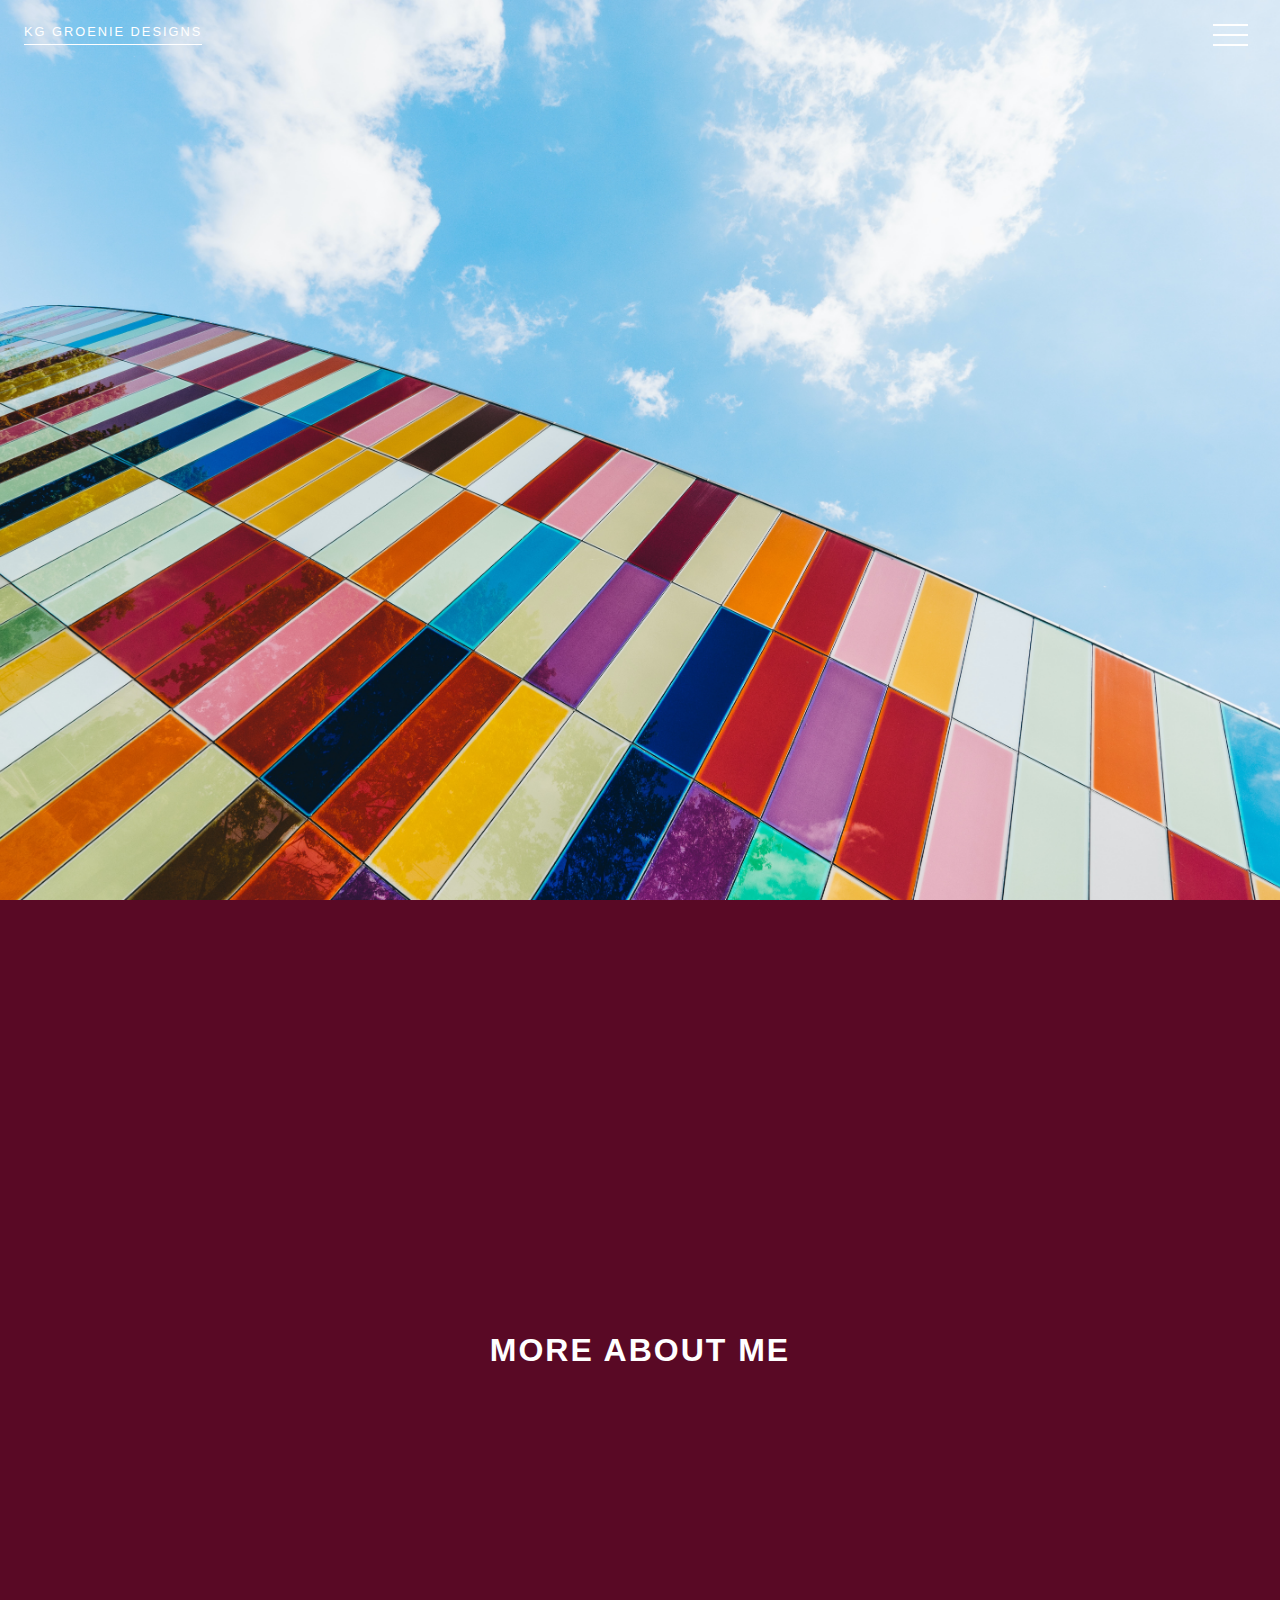
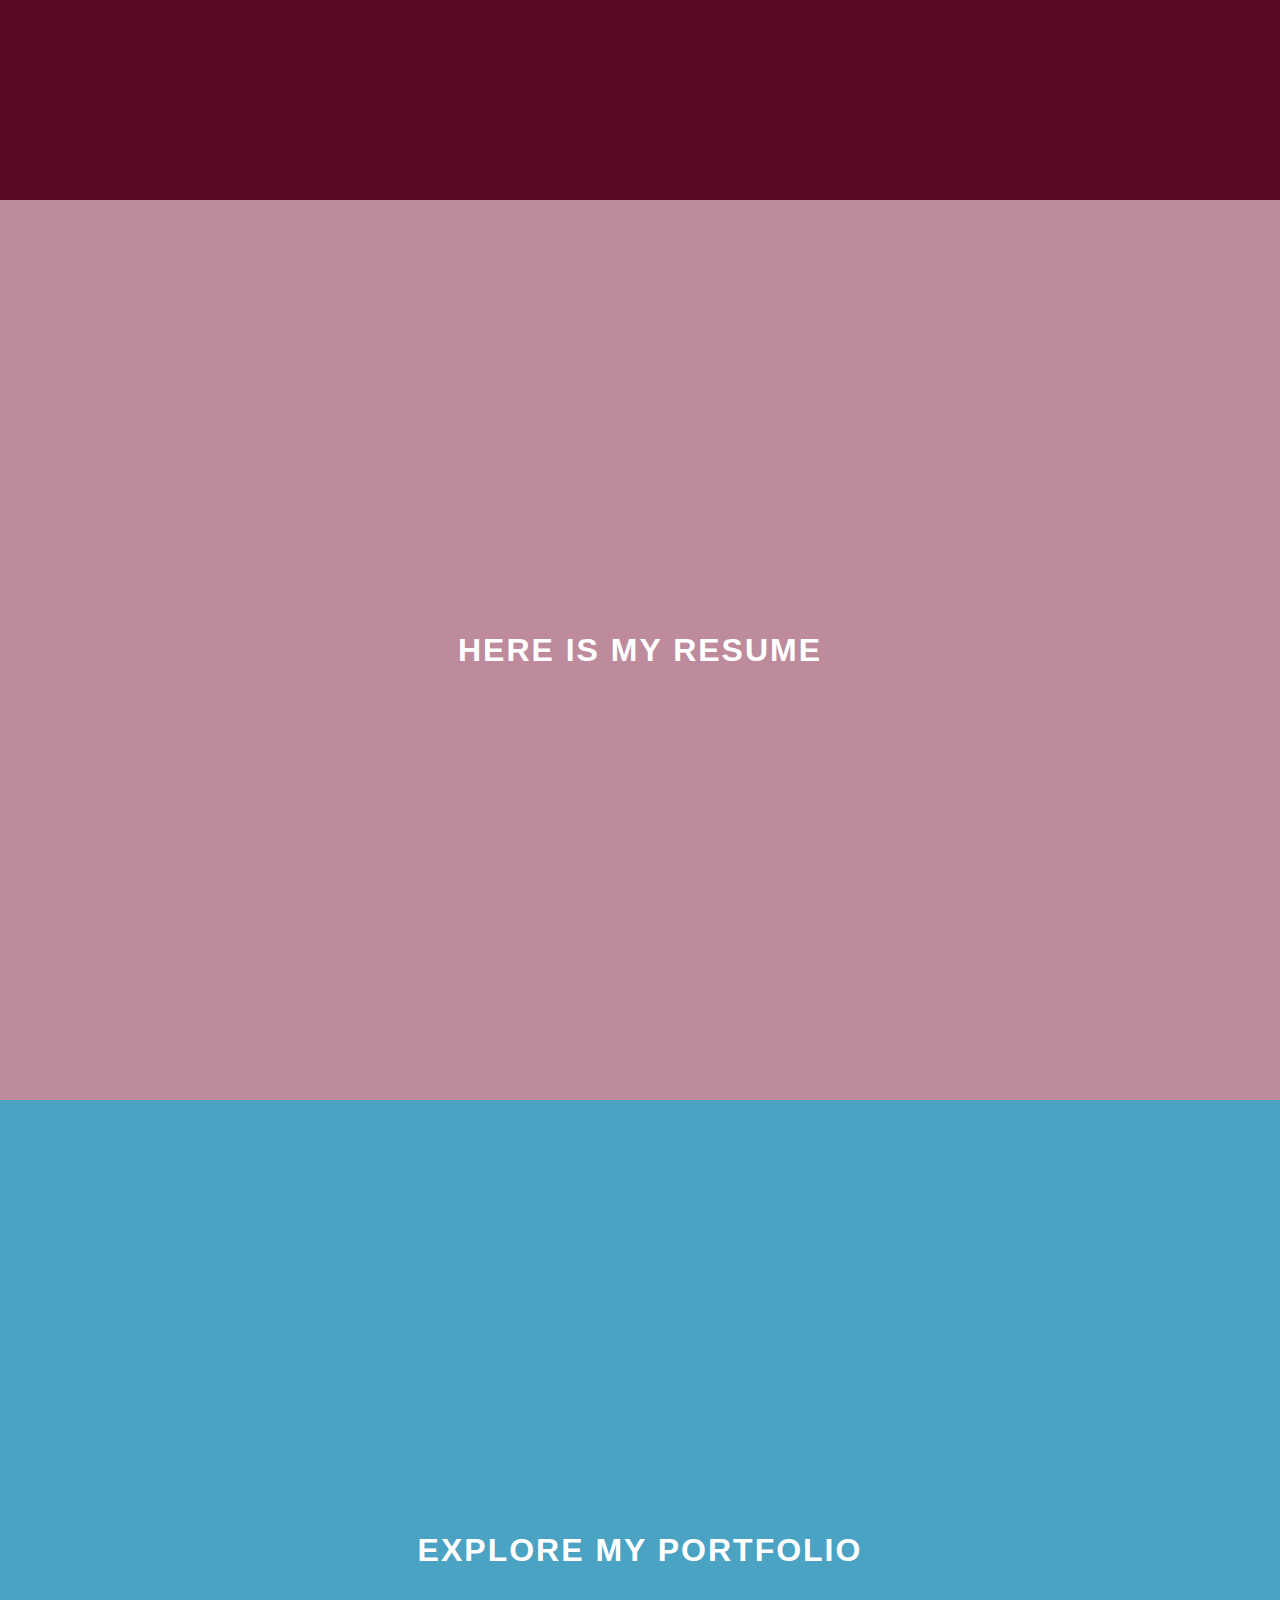
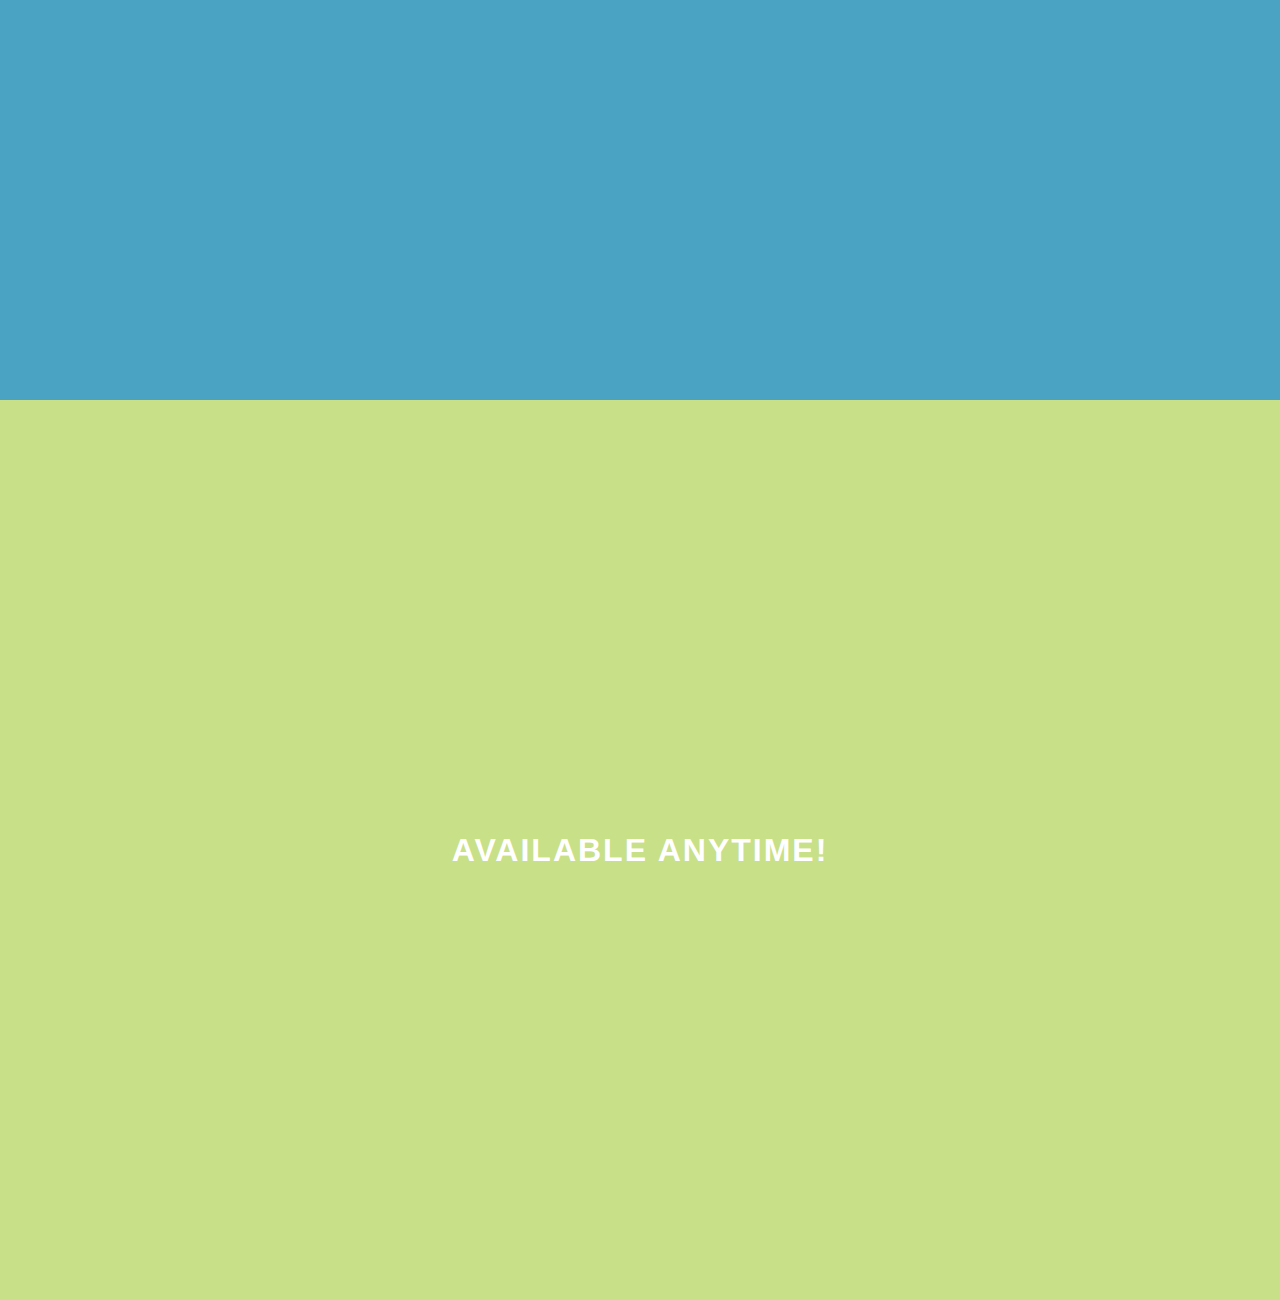
<file: index.html>
<!DOCTYPE html>
<html lang="en">

<head>
  <meta charset="UTF-8">
  <meta name="viewport" content="width=device-width, initial-scale=1.0">
  <title>Kirsten's Portfolio</title>
  <link rel="icon" type="image/png" href="KG.png">
  <link rel="stylesheet" href="style.css">
</head>
  <style>
    /* Remove underlines from links */
    a {
      text-decoration: none;
      color:white;
    }
  </style>

<body>
  <!-- Menu Overlay -->
  <div class="overlay overlay-slide-left" id="overlay">
    <!-- Menu Items -->
    <nav>
      <ul>
        <li id="nav-1" class="slide-out-1"><a href="#home">Home</a></li>
        <li id="nav-2" class="slide-out-2"><a href="#about">About</a></li>
        <li id="nav-3" class="slide-out-3"><a href="#skills">Skills</a></li>
        <li id="nav-4" class="slide-out-4"><a href="#projects">Projects</a></li>
        <li id="nav-5" class="slide-out-5"><a href="#contact">Contact</a></li>
      </ul>
    </nav>
  </div>
  <!-- Menu Bars -->
  <div class="menu-bars" id="menu-bars">
    <div class="bar1"></div>
    <div class="bar2"></div>
    <div class="bar3"></div>
  </div>
  <!-- Sections -->
  <section id="home">
    <a href="index.html" target="_blank">KG Groenie Designs</a>
  </section>
  <section id="about">
  <h1><a href="about.html">More About Me</a></h1>
  </section>
  <section id="skills">
   <h1><a href="https://khgroenie.github.io/resume/">Here is my resume</a></h1>

  </section>
  <section id="projects">
    <h1><a href="project.html">Explore My Portfolio</a></h1>
  </section>
  <section id="contact">
  <h1><a href="about.html">Available Anytime!</a></h1>
  </section>
  <!-- Your scripts -->
  <script src="script.js"></script>
  </body>
  
  </html>
</file>
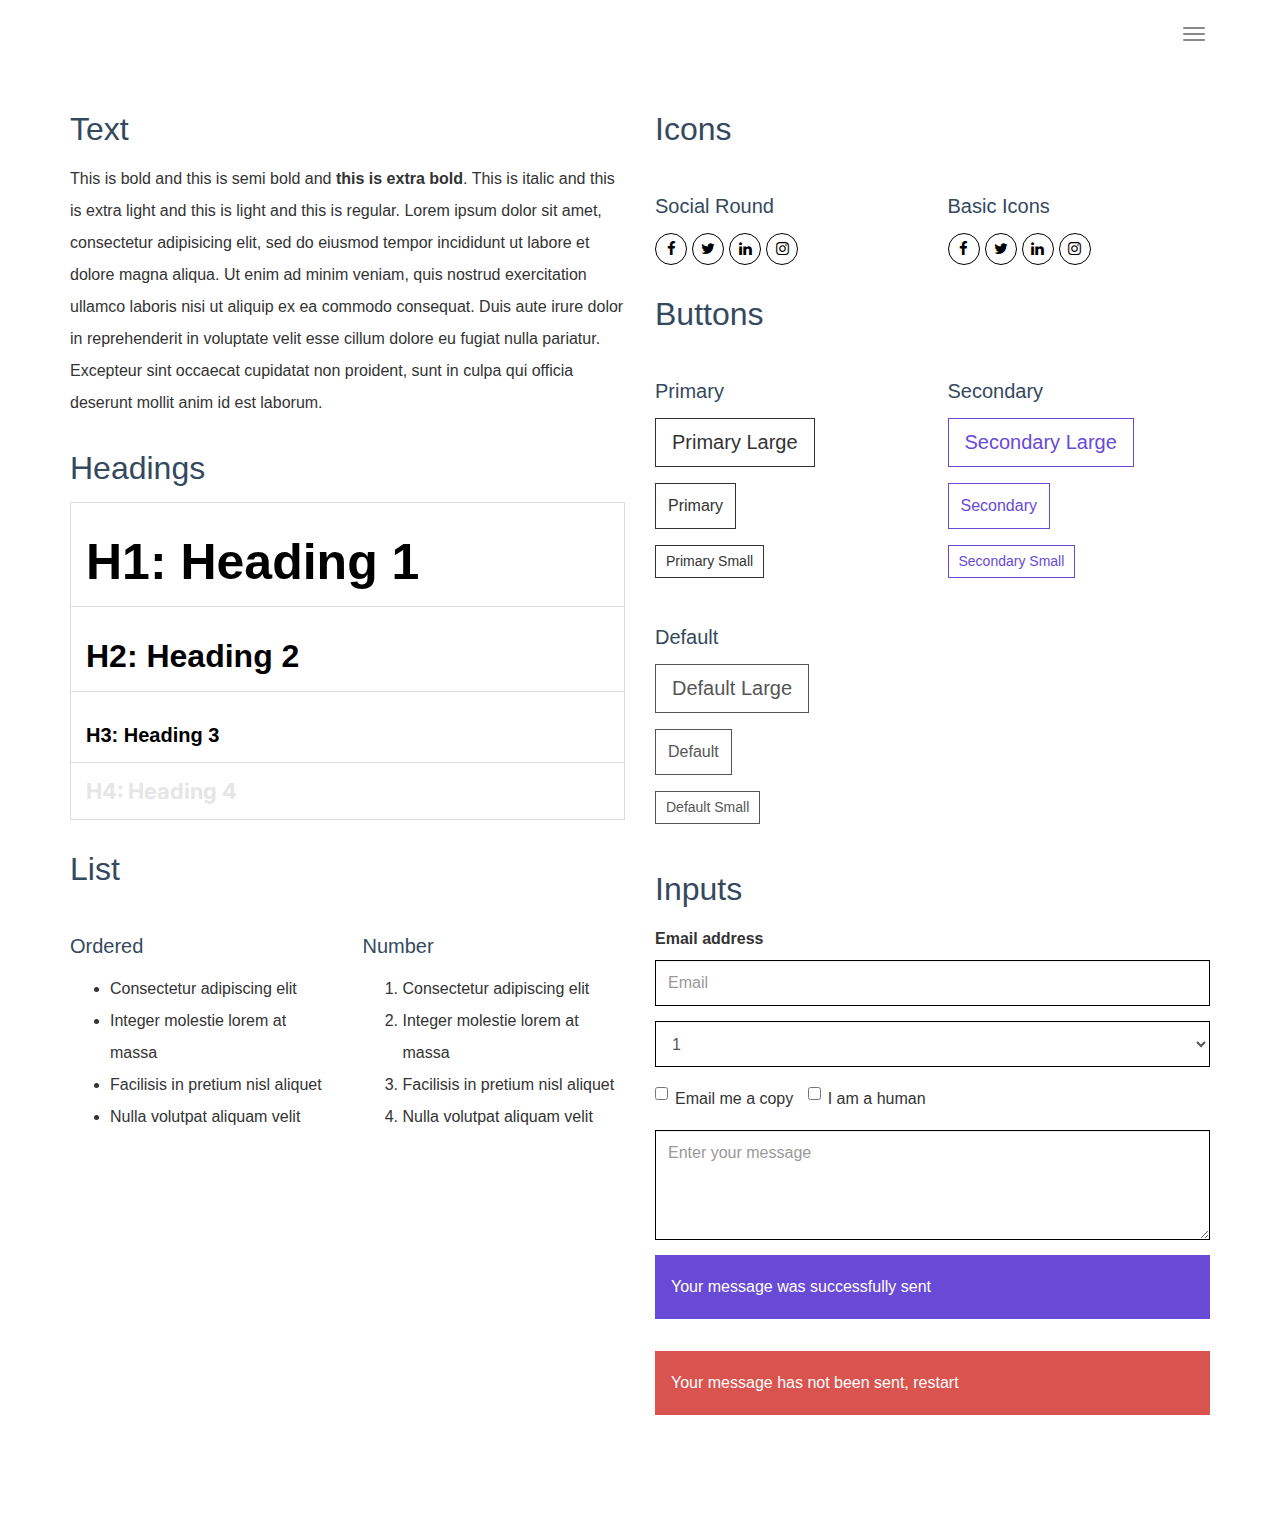
<file: components.html>
<!DOCTYPE html>
<html lang="en">

<head>
  <meta charset="UTF-8">
  <meta content="IE=edge" http-equiv="X-UA-Compatible">
  <meta content="width=device-width,initial-scale=1" name="viewport">
  <meta content="description" name="description">
  <meta name="google" content="notranslate" />
  <meta content="Mashup templates have been developped by Orson.io team" name="author">

  <!-- Disable tap highlight on IE -->
  <meta name="msapplication-tap-highlight" content="no">
  
  <link rel="apple-touch-icon" sizes="180x180" href="./assets/apple-icon-180x180.png">
  <link href="./assets/favicon.ico" rel="icon">
  
  <title>Title page</title>  

<link href="./main.3da94fde.css" rel="stylesheet"></head>

<body>

 <!-- Add your content of header -->

<header>
  <nav class="navbar navbar-fixed-top navbar-default">
    <div class="container">
        <button type="button" class="navbar-toggle">
          <span class="sr-only">Toggle navigation</span>
          <span class="icon-bar"></span>
          <span class="icon-bar"></span>
          <span class="icon-bar"></span>
        </button>
        
      <nav class="navbar-fullscreen" id="navbar-middle">
        <button type="button" class="close" aria-label="Close"><span aria-hidden="true">&times;</span></button>
        <ul class="navbar-fullscreen-links">
          <li><a href="./index.html" title="">Home</a></li>
          <li><a href="./project.html" title="">Project

          </a></li>
          <li><a href="./about.html" title="">About me</a></li>
          <li><a href="./components.html" title="">Components</a></li>
        </ul>

        <div class="footer-container">
           
          <p><small>© Untitled | Website created with <a href="http://www.mashup-template.com/" title="Create website with free html template">Mashup Template</a>/<a href="https://www.unsplash.com/" title="Beautiful Free Images">Unsplash</a></small></p>
          <p class="footer-share-icons">
              <a href="https://www.twitter.com" class="fa-icon" title="">
                  <i class="fa fa-twitter" aria-hidden="true"></i>
              </a>
              <a href="https://www.linkedin.com" class="fa-icon" title="">
                  <i class="fa fa-instagram" aria-hidden="true"></i>
              </a>
              <a href="https://www.behance.com" class="fa-icon" title="">
                  <i class="fa fa-behance" aria-hidden="true"></i>
              </a>
              <a href="https://www.vimeo.com" class="fa-icon" title="">
                  <i class="fa fa-vimeo" aria-hidden="true"></i>
              </a>
          </p>
                       
        </div>


      </nav> 
    
    </div>
  </nav>
</header>

<div class="section-container">
  <!-- Add your site or app content here -->
  <div class="container">
    <div class="row">
      <div class="col-xs-12 col-md-6">

        <div class="template-example">
          <h2 class="template-title-example">Text</h2>
          <p>This is bold and this is semi bold and <b>this is extra bold</b>. This is italic and this is extra light and this is light
          and this is regular. Lorem ipsum dolor sit amet, consectetur adipisicing elit, sed do eiusmod
          tempor incididunt ut labore et dolore magna aliqua. Ut enim ad minim veniam,
          quis nostrud exercitation ullamco laboris nisi ut aliquip ex ea commodo
          consequat. Duis aute irure dolor in <a href="" title="">reprehenderit</a> in voluptate velit esse
          cillum dolore eu fugiat nulla pariatur. Excepteur sint occaecat cupidatat non
          proident, sunt in culpa qui officia deserunt mollit anim id est laborum.
          </p>
        </div>

        <div class="template-example">
          <h2 class="template-title-example">Headings</h2>
          
          <table class="table table-bordered">
            <tr><td><h1>H1: Heading 1</h1></td></tr>
            <tr><td><h2>H2: Heading 2</h2></td></tr>
            <tr><td><h3>H3: Heading 3</h3></td></tr>
            <tr><td><h4>H4: Heading 4</h4></td></tr>
          </table>
        </div>

        <div class="template-example">
          <h2 class="template-title-example">List</h2>
          <div class="row">
            <div class="col-md-6">
              <h3 class="template-title-example">Ordered</h3>
              <ul>
                <li>Consectetur adipiscing elit</li>
                <li>Integer molestie lorem at massa</li>
                <li>Facilisis in pretium nisl aliquet</li>
                <li>Nulla volutpat aliquam velit</li>
              </ul>
            </div>
            <div class="col-md-6">
              <h3 class="template-title-example">Number</h3>
              <ol>
                <li>Consectetur adipiscing elit</li>
                <li>Integer molestie lorem at massa</li>
                <li>Facilisis in pretium nisl aliquet</li>
                <li>Nulla volutpat aliquam velit</li>
              </ol>
            </div>
          </div>
        </div>

        
      </div>

      <div class="col-xs-12 col-md-6">
        <div class="template-example">
          <h2 class="template-title-example">Icons</h2>
          
          <div class="row">
            <div class="col-md-6">
              <h3 class="template-title-example">Social Round</h2>
              <ul class="list-icons">
                <li>
                  <a href="" class="social-round-icon fa-icon">
                    <i class="fa fa-facebook"></i>
                  </a>
                </li>
                <li>
                  <a href="" class="social-round-icon fa-icon">
                    <i class="fa fa-twitter"></i>
                  </a>
                </li>
                <li>
                  <a href="" class="social-round-icon fa-icon">
                    <i class="fa fa-linkedin"></i>
                  </a>
                </li>
                <li>
                  <a href="" class="social-round-icon fa-icon">
                    <i class="fa fa-instagram"></i>
                  </a>
                </li>
              </ul>
            </div>
            <div class="col-md-6">
               <h3 class="template-title-example">Basic Icons</h2>
                <ul class="list-icons">
                  <li>
                    <span class="fa-icon">
                      <i class="fa fa-facebook"></i>
                    </span>
                  </li>
                  <li>
                    <span class="fa-icon">
                      <i class="fa fa-twitter"></i>
                    </span>
                  </li>
                  <li>
                    <span class="fa-icon">
                      <i class="fa fa-linkedin"></i>
                    </span>
                  </li>
                  <li>
                    <span class="fa-icon">
                      <i class="fa fa-instagram"></i>
                    </span>
                  </li>
                </ul>
            </div>

          </div>


          


        </div>

        <div class="template-example">
          <h2 class="template-title-example">Buttons</h2>
          <div class="row">
            <div class="col-md-6">
              <h3 class="template-title-example">Primary</h2>
              <div class="row">
                  <div class="col-md-6">
                  <p><a href="" class="btn btn-primary btn-lg">Primary Large</a></p>
                  <p><a href="" class="btn btn-primary">Primary </a></p>
                  <p><a href="" class="btn btn-primary btn-sm">Primary Small</a></p>
                </div>
              </div>

              <h3 class="template-title-example">Default</h2>
              <div class="row">
                  <div class="col-md-6">
                  <p><a href="" class="btn btn-default btn-lg">Default Large</a></p>
                  <p><a href="" class="btn btn-default">Default </a></p>
                  <p><a href="" class="btn btn-default btn-sm">Default Small</a></p>
                </div>
              </div>

            </div>

            <div class="col-md-6">
              <h3 class="template-title-example">Secondary</h2>
              <div class="row">
                  <div class="col-md-6">
                  <p><a href="" class="btn btn-info btn-lg">Secondary Large</a></p>
                  <p><a href="" class="btn btn-info">Secondary </a></p>
                  <p><a href="" class="btn btn-info btn-sm">Secondary Small</a></p>
                </div>
              </div>
            </div>
          </div>
        </div>
        
        <div class="template-example">
          <h2 class="template-title-example">Inputs</h2>

            <div class="form-group">
              <label for="exampleInputEmail1">Email address</label>
              <input type="email" class="form-control" id="exampleInputEmail1" placeholder="Email">
            </div>

            <div class="form-group">
              <select class="form-control">
                <option>1</option>
                <option>2</option>
                <option>3</option>
                <option>4</option>
                <option>5</option>
              </select>
            </div>

            <div class="form-group">
              <label class="checkbox-inline">
                <input 
                type="checkbox" id="inlineCheckbox1" value="option1"> Email me a copy
              </label>
              <label class="checkbox-inline">
                <input type="checkbox" id="inlineCheckbox2" value="option2"> I am a human
              </label>
            </div>

            <div class="form-group">
              <textarea class="form-control" rows="3" placeholder="Enter your message"></textarea>
            </div>
            
            <div class="alert alert-success" role="alert">Your message was successfully sent</div>
            <div class="alert alert-danger" role="alert">Your message has not been sent, restart</div>
        </div>




      </div>
    </div>
  </div>

</div>




<script>
    document.addEventListener("DOMContentLoaded", function (event) {
      navbarToggleSidebar();
      closeMenuBeforeGoingToPage();
      navActivePage();
    });
</script>
 <script type="text/javascript" src="./main.4c6e144e.js"></script></body>

</html>
</file>
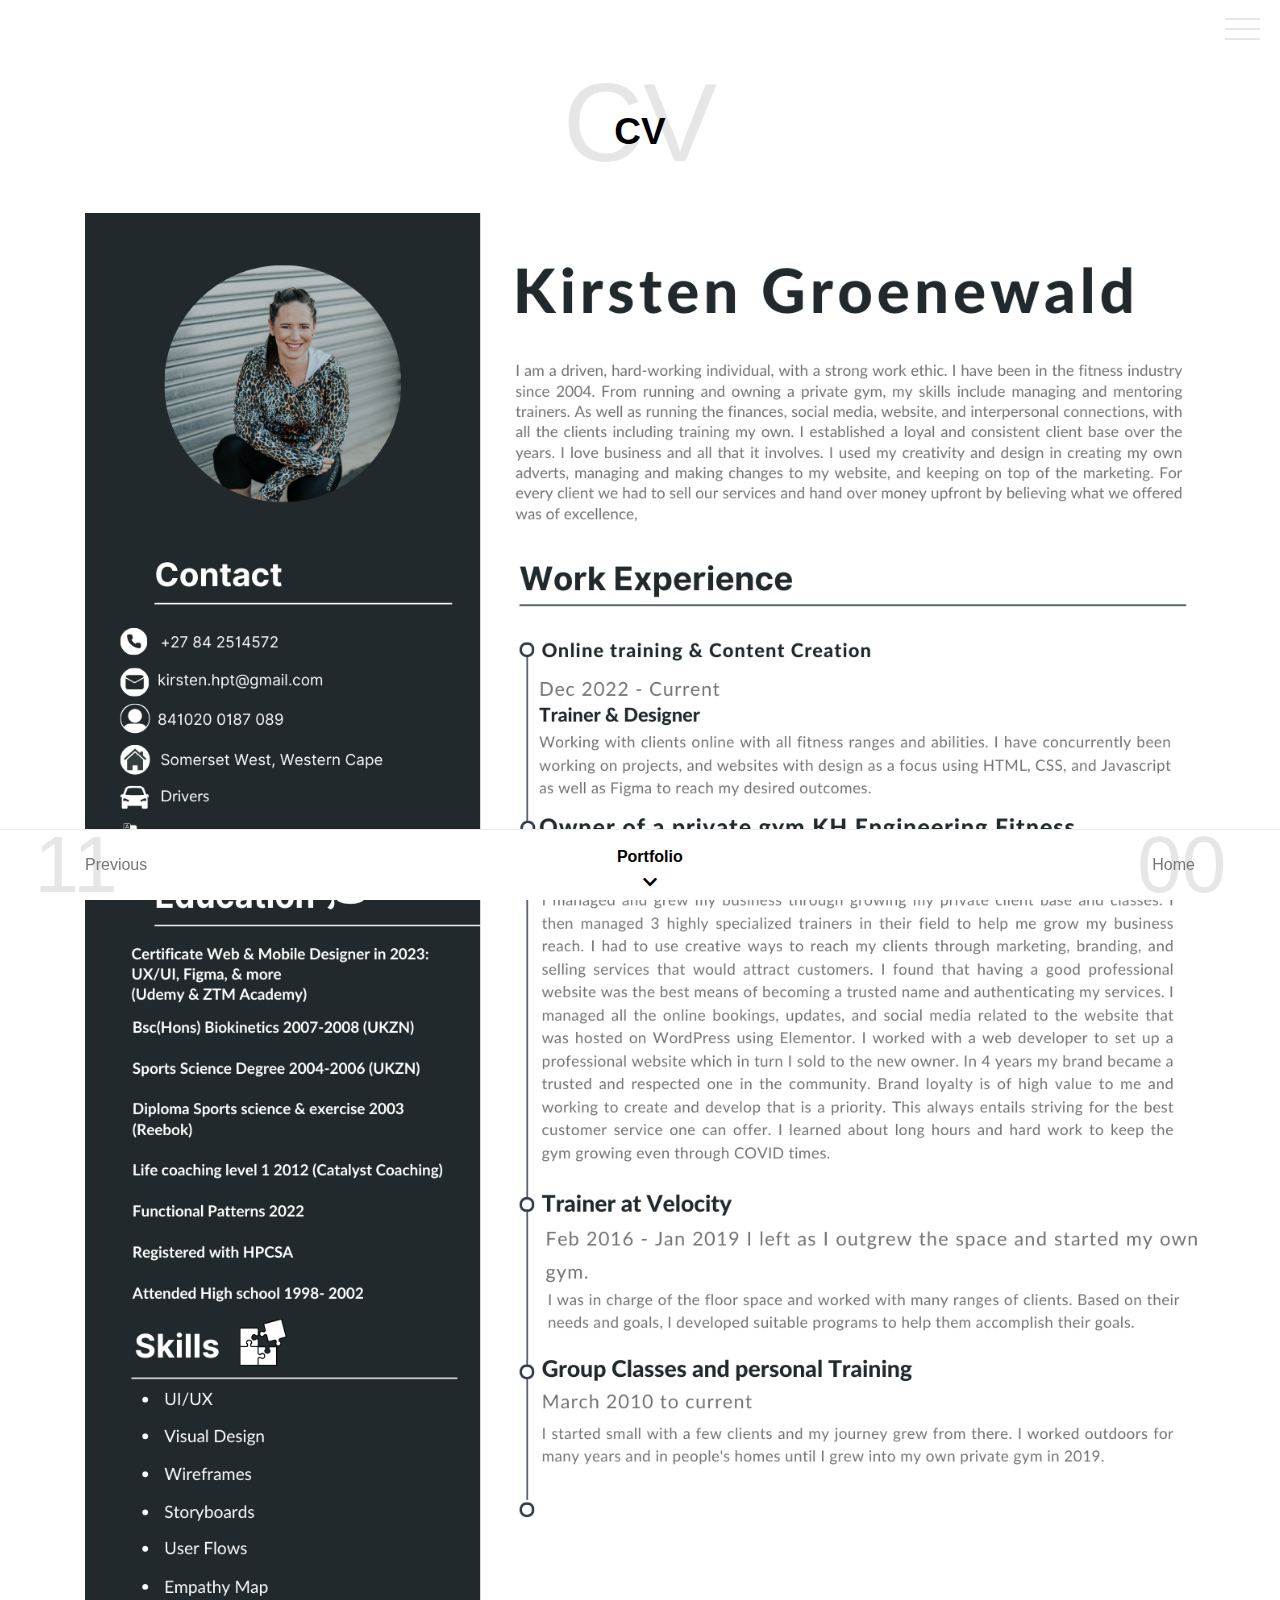
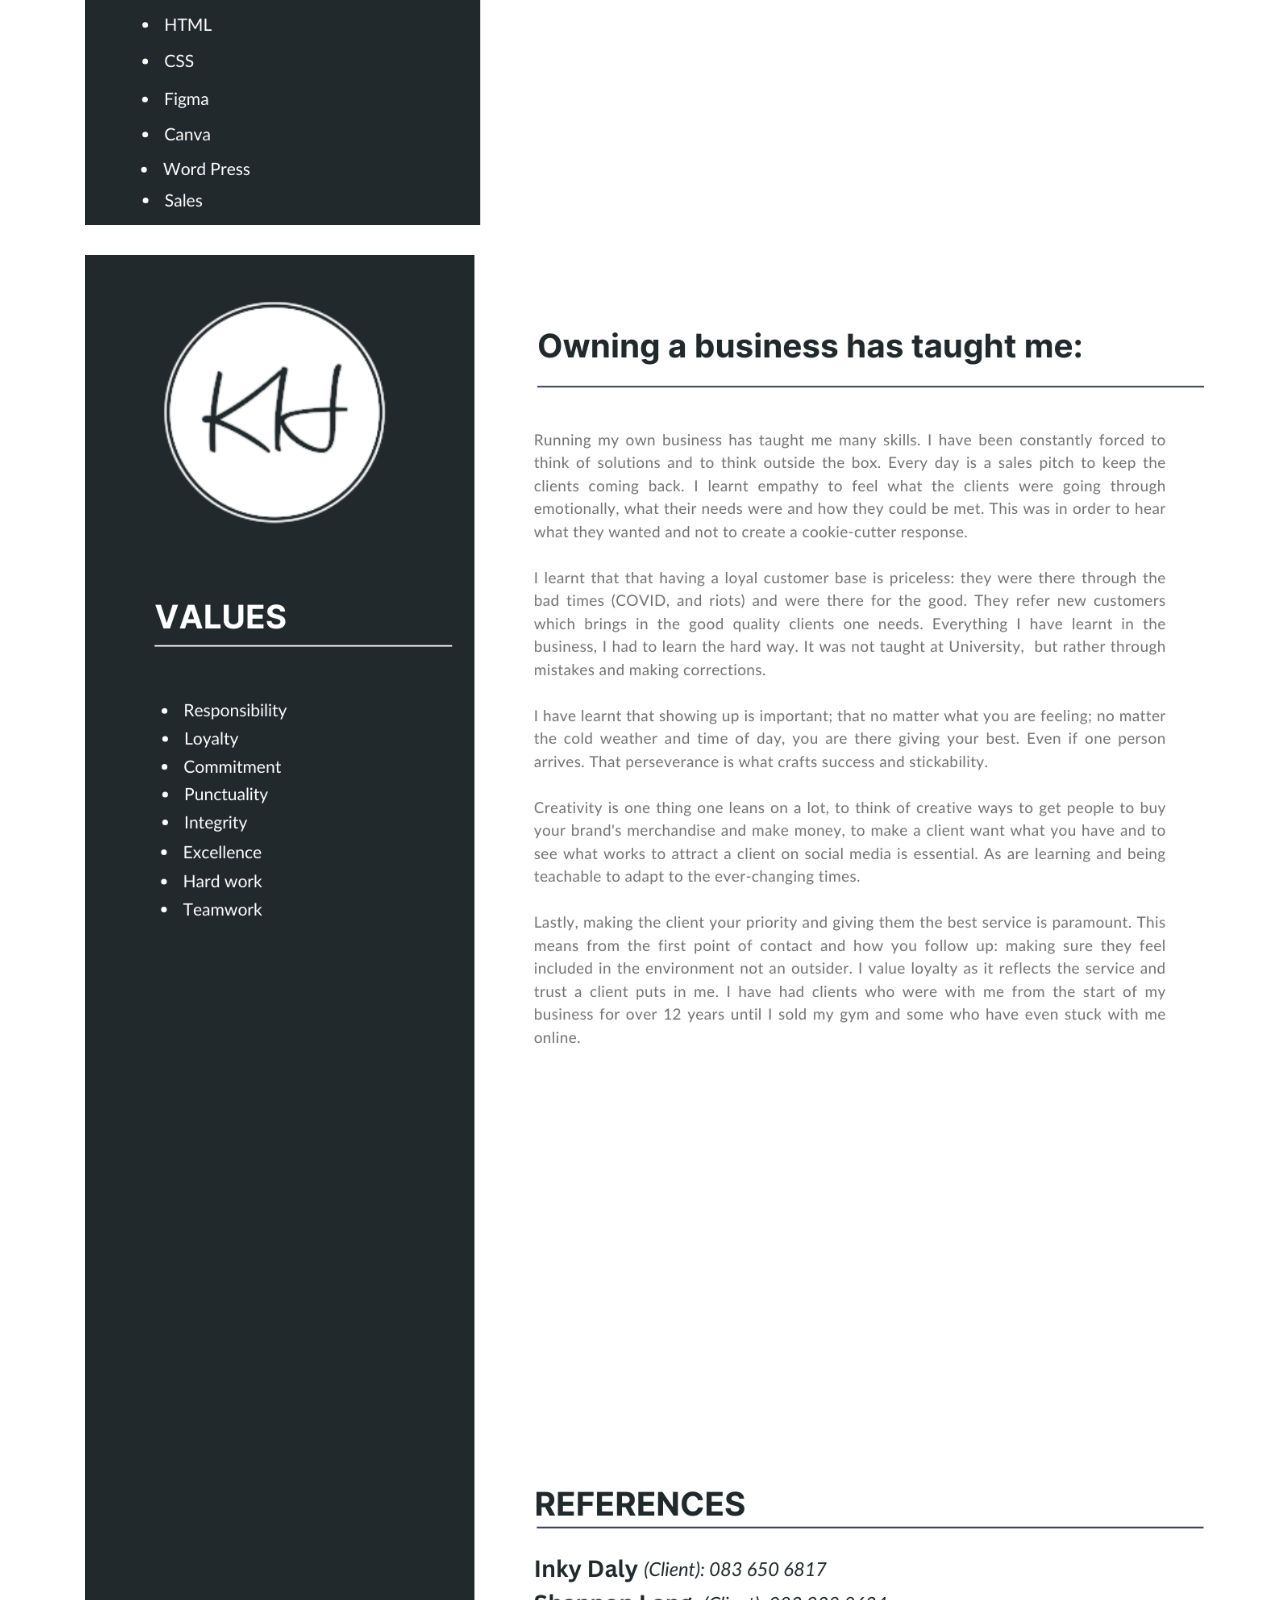
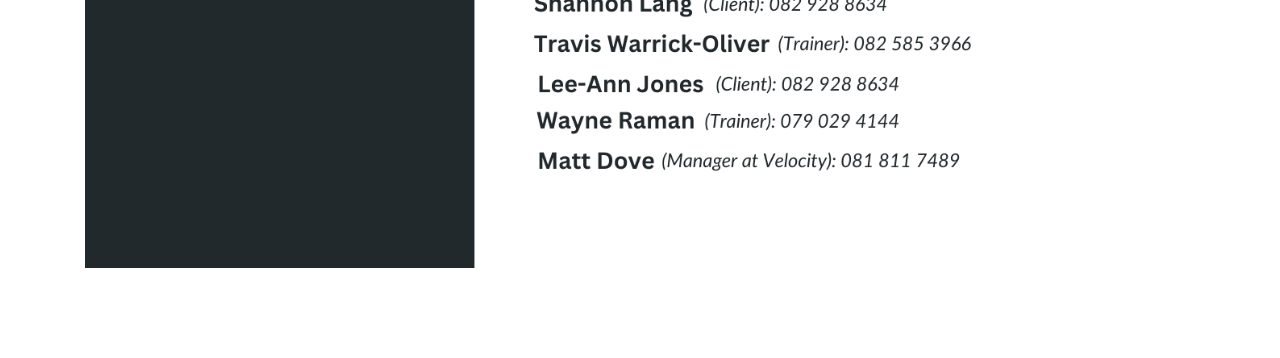
<file: cv.html>
<!DOCTYPE html>
<html lang="en">

<head>
  <meta charset="UTF-8">
  <meta content="IE=edge" http-equiv="X-UA-Compatible">
  <meta content="width=device-width,initial-scale=1" name="viewport">
  <meta content="description" name="description">
  <meta name="google" content="notranslate" />
  <meta content="Mashup templates have been developed by Orson.io team" name="author">

  <!-- Disable tap highlight on IE -->
  <meta name="msapplication-tap-highlight" content="no">

  <link rel="apple-touch-icon" sizes="180x180" href="./assets/apple-icon-180x180.png">
  <link href="./assets/favicon.ico" rel="icon">

  <title>Kirsten Groenewald's CV</title>
  <link rel="icon" type="image/png" href="KG.png">

  <link href="./main.3da94fde.css" rel="stylesheet">
  <link href="./style3.css" rel="stylesheet">
  <link rel="stylesheet" href="https://cdnjs.cloudflare.com/ajax/libs/font-awesome/5.15.3/css/all.min.css">
</head>

<body>
  <!-- Menu Overlay -->
  <div class="overlay overlay-slide-left" id="overlay">
    <!-- Menu Items -->
    <nav>
      <ul>
      <ul>
        <li id="nav-1" class="slide-out-1"><a href="index.html#home">Home</a></li>
        <li id="nav-2" class="slide-out-2"><a href="index.html#about">About</a></li>
        <li id="nav-3" class="slide-out-3"><a href="index.html#skills">Skills</a></li>
        <li id="nav-4" class="slide-out-4"><a href="index.html#projects">Projects</a></li>
        <li id="nav-5" class="slide-out-5"><a href="index.html#contact">Contact</a></li>
      </ul>

      </ul>
    </nav>
  </div>
  <!-- Menu Bars -->
  <div class="menu-bars" id="menu-bars">
    <div class="bar1"></div>
    <div class="bar2"></div>
    <div class="bar3"></div>
  </div>



  </div>


  </nav>

  </div>
  </nav>


<div class="section-container">
  <div class="container">
    <div class="row">
      <div class="col-xs-12">
        <div class="text-center section-container-spacer">
          <h2 class="with-project-number"><span class="project-number">CV</span>CV</h2>
        </div>
 <div class="container">
  <div class="row">
    <div class="col-xs-12">
      <!-- Replace the iframe with an image -->
      <img src="./images/cv.png" alt="CV page 1" class="img-responsive">
    </div>
  </div>
</div>

<!-- Add some space between the images (optional) -->
<div style="margin-bottom: 20px;"></div>

<div class="container">
  <div class="row">
    <div class="col-xs-12">
      <!-- Replace the iframe with an image -->
      <img src="./images/cv2.png" alt="CV page 2" class="img-responsive">
    </div>
  </div>
</div>
          


<div class="navbar navbar-default navbar-fixed-bottom">
  <div class="container">
    <div class="row">
      <div class="col-xs-12 text-center">
        <ul class="navbar-nav nav">
          <li>
            <a href="./project3.html" title="Landing Page" class="project-nav left"><span class="project-number">11</span>Previous</a>
          </li>
        </ul>
        <p class="h5 navbar-text">Portfolio <i class="fa fa-chevron-down arrow-down" aria-hidden="true"></i></p>

        <ul class="navbar-nav nav navbar-right">
          <li>
            <a href="./index.html" title="" class="project-nav right"><span class="project-number">00</span>Home </a>
          </li>
        </ul>
      </div>
    </div>
  </div>
</div>





<script>
    document.addEventListener("DOMContentLoaded", function (event) {
      navbarToggleSidebar();
      closeMenuBeforeGoingToPage();
      navActivePage();
    });
</script>
 <script type="text/javascript" src="./main.4c6e144e.js"></script></body>
  <script type="text/javascript" src="./script.js"></script>
  </body>

</html>
</file>
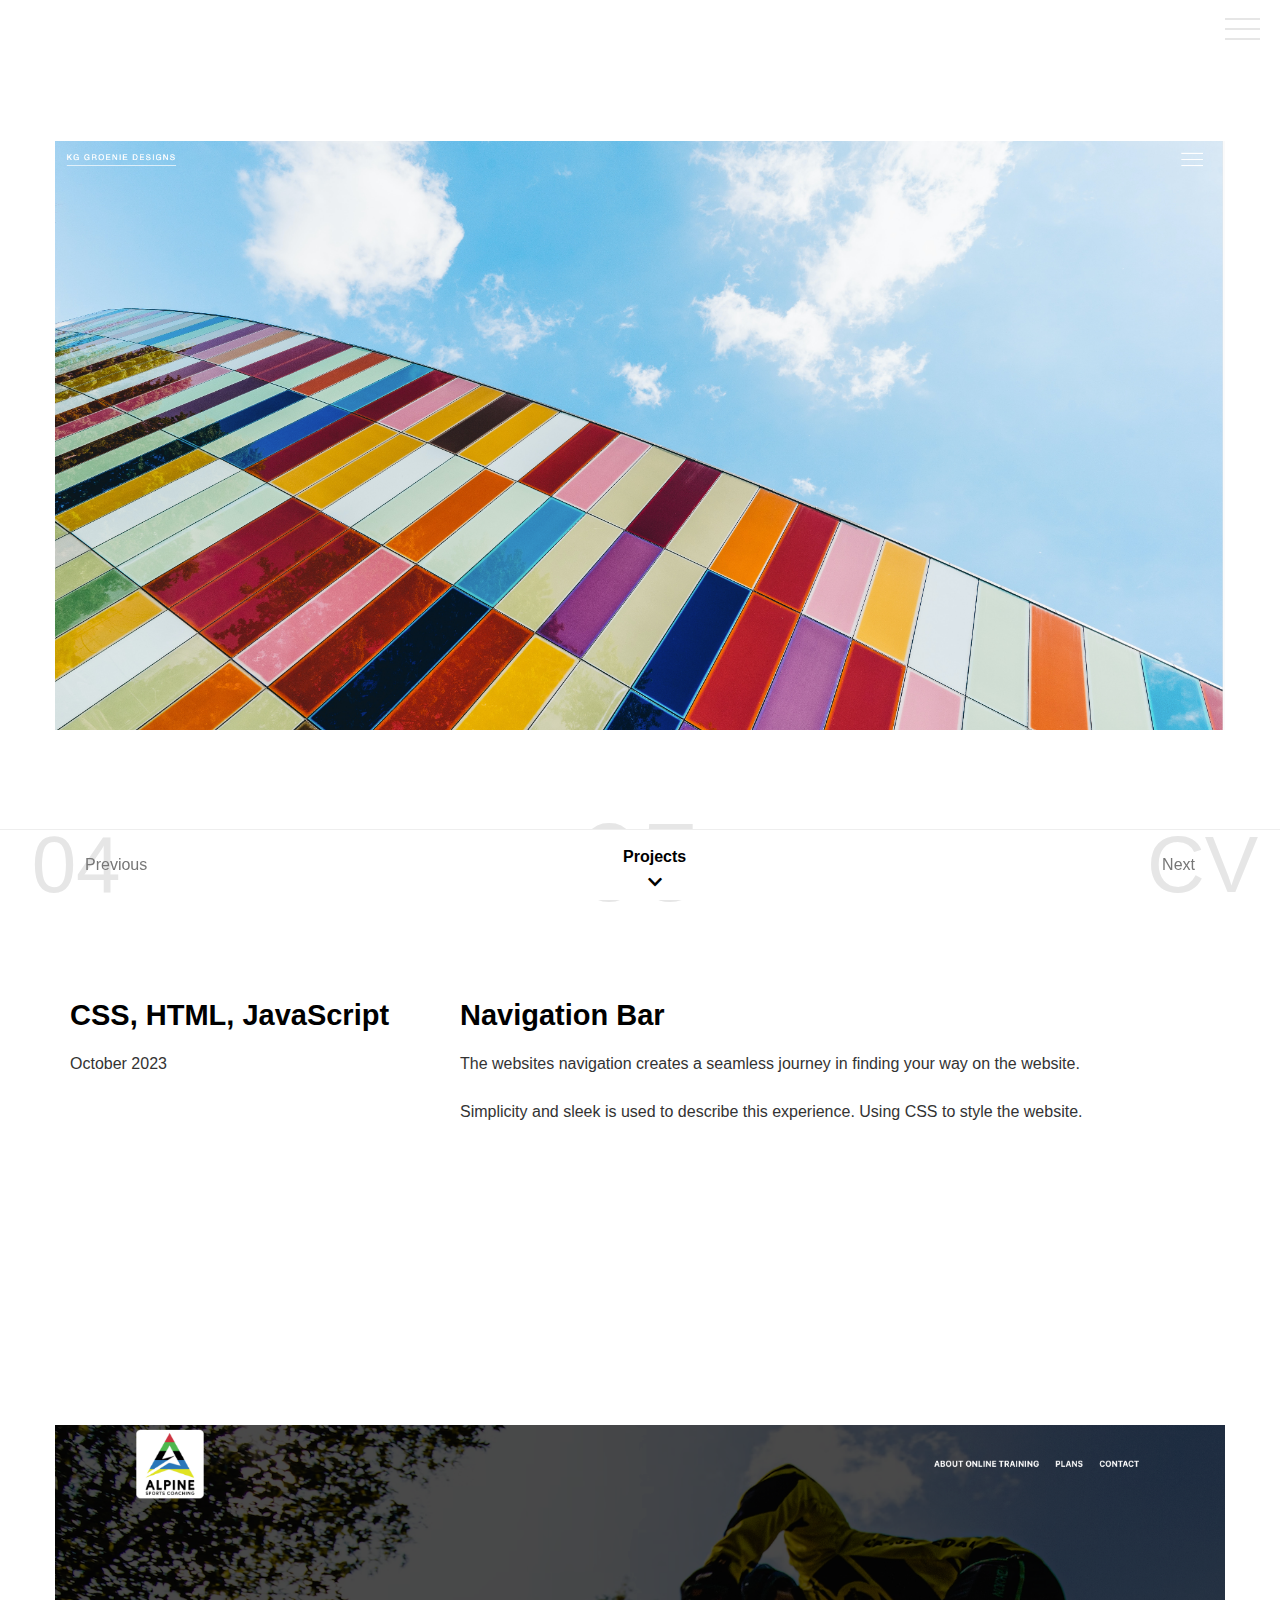
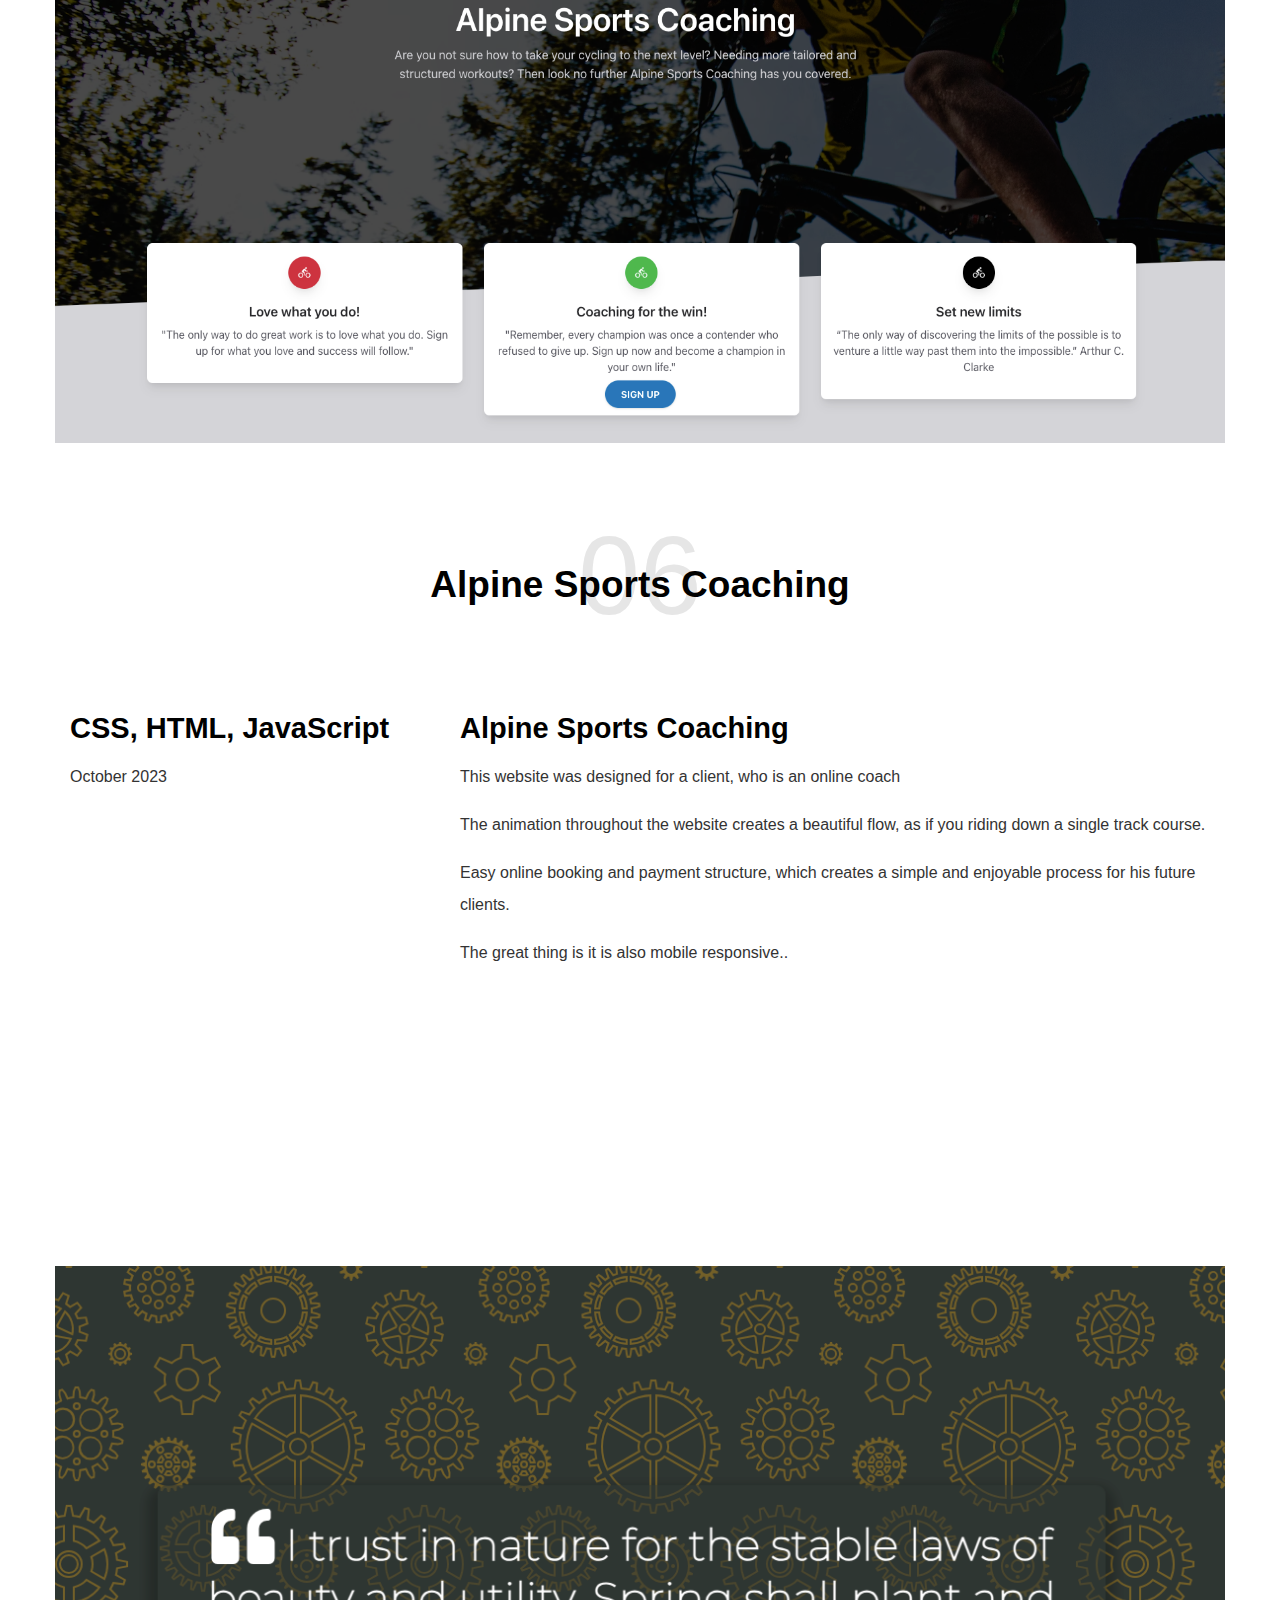
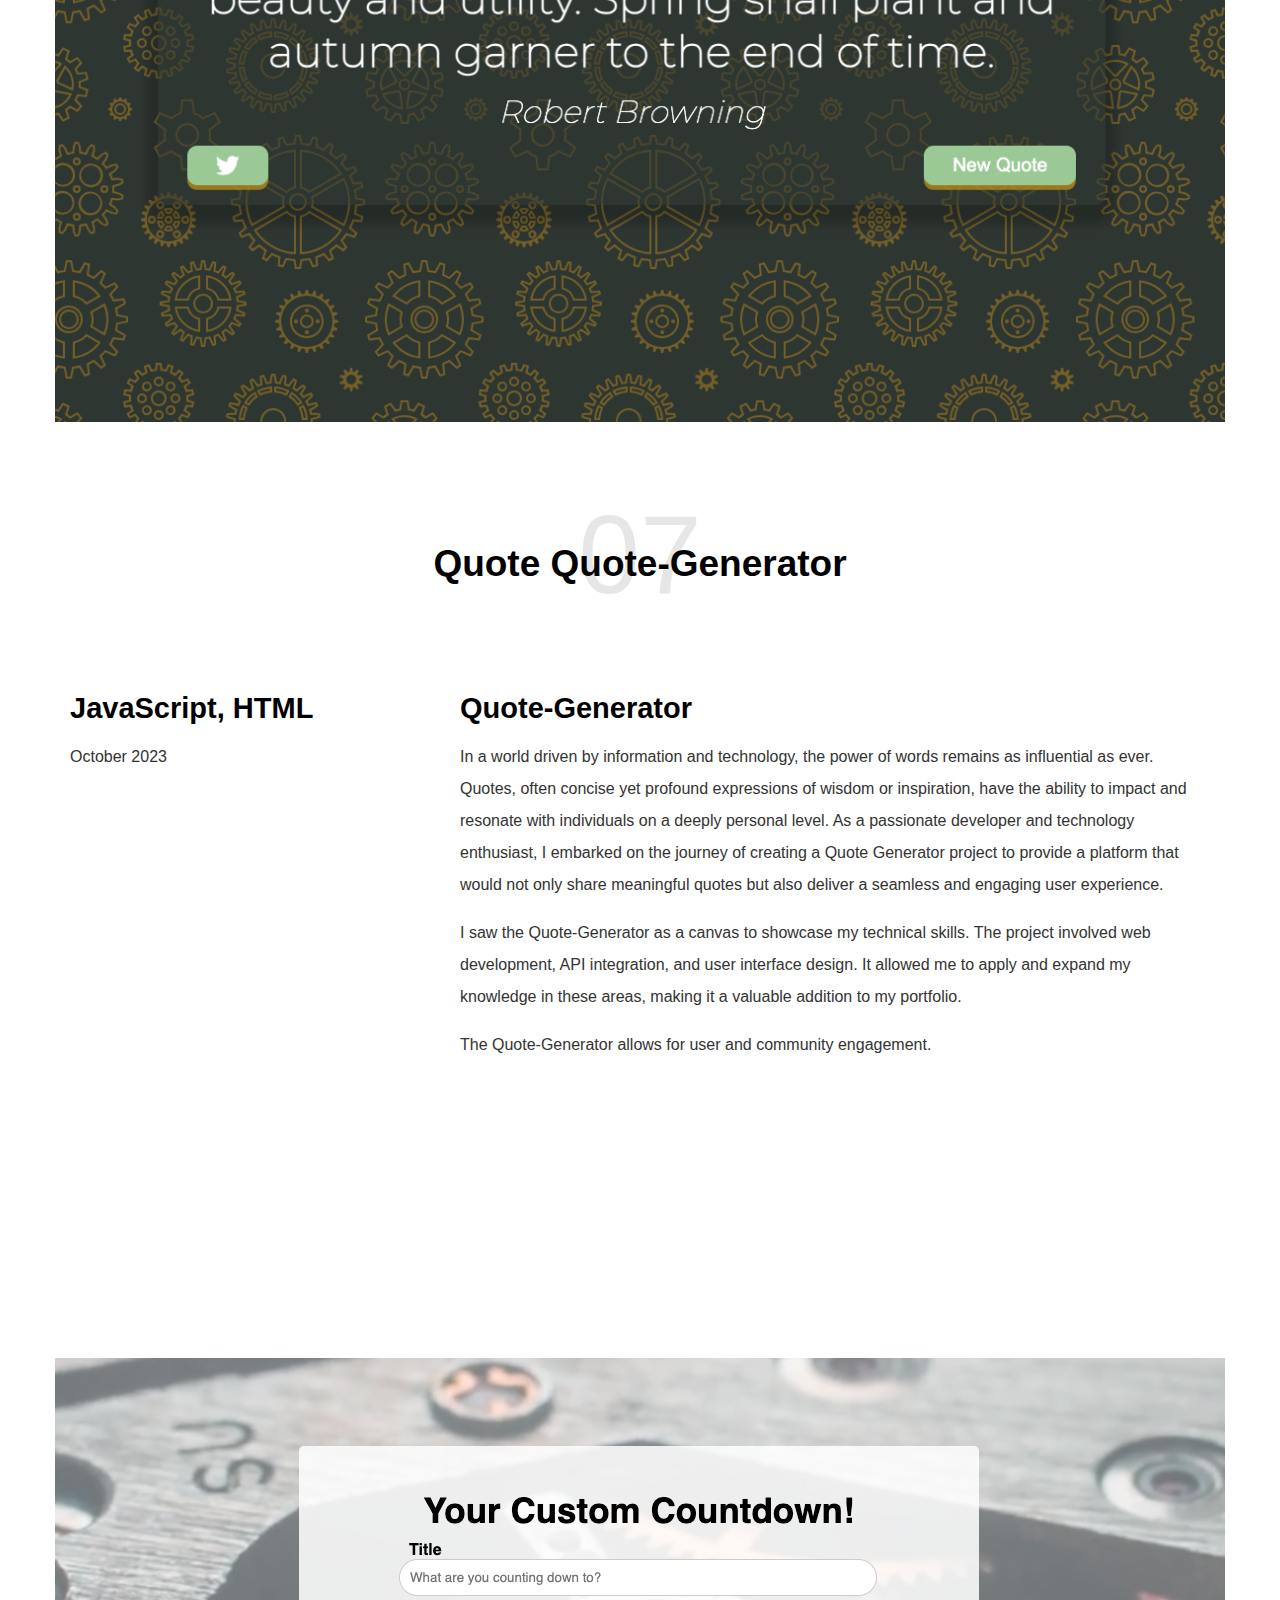
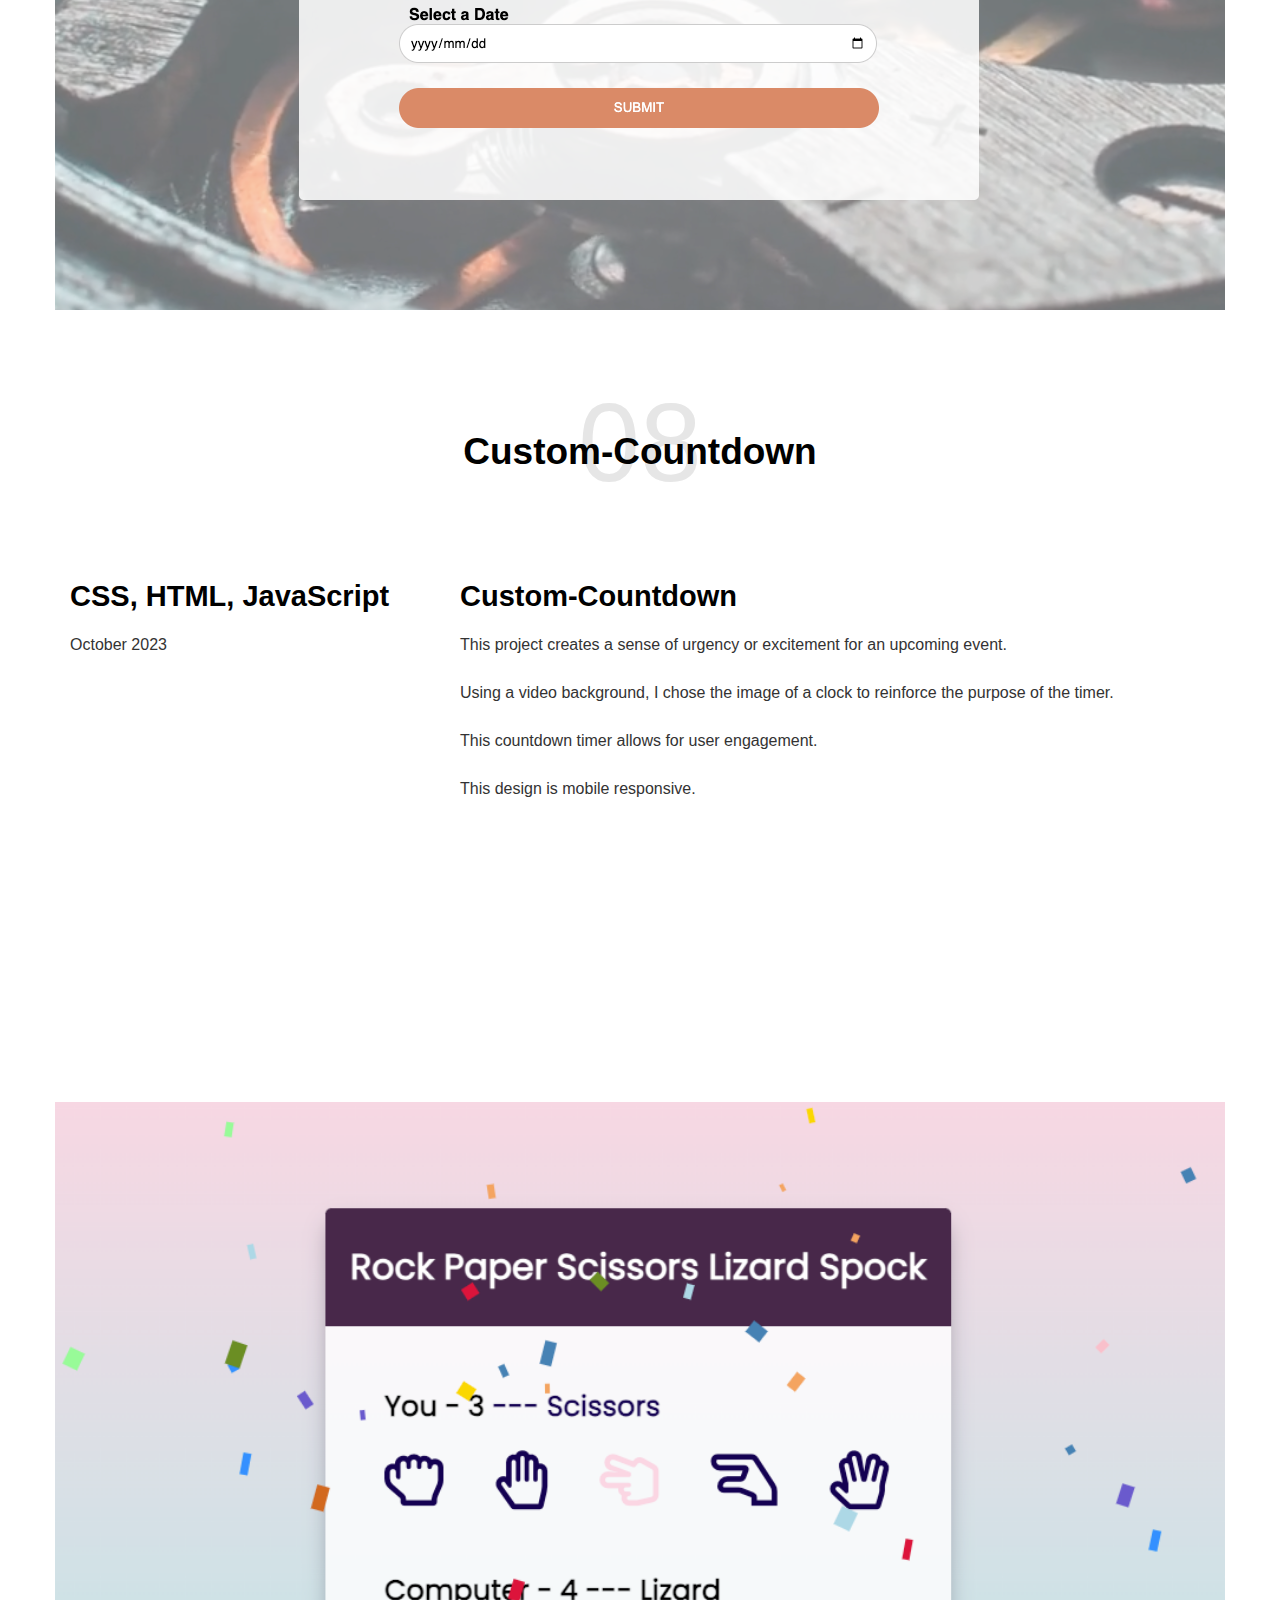
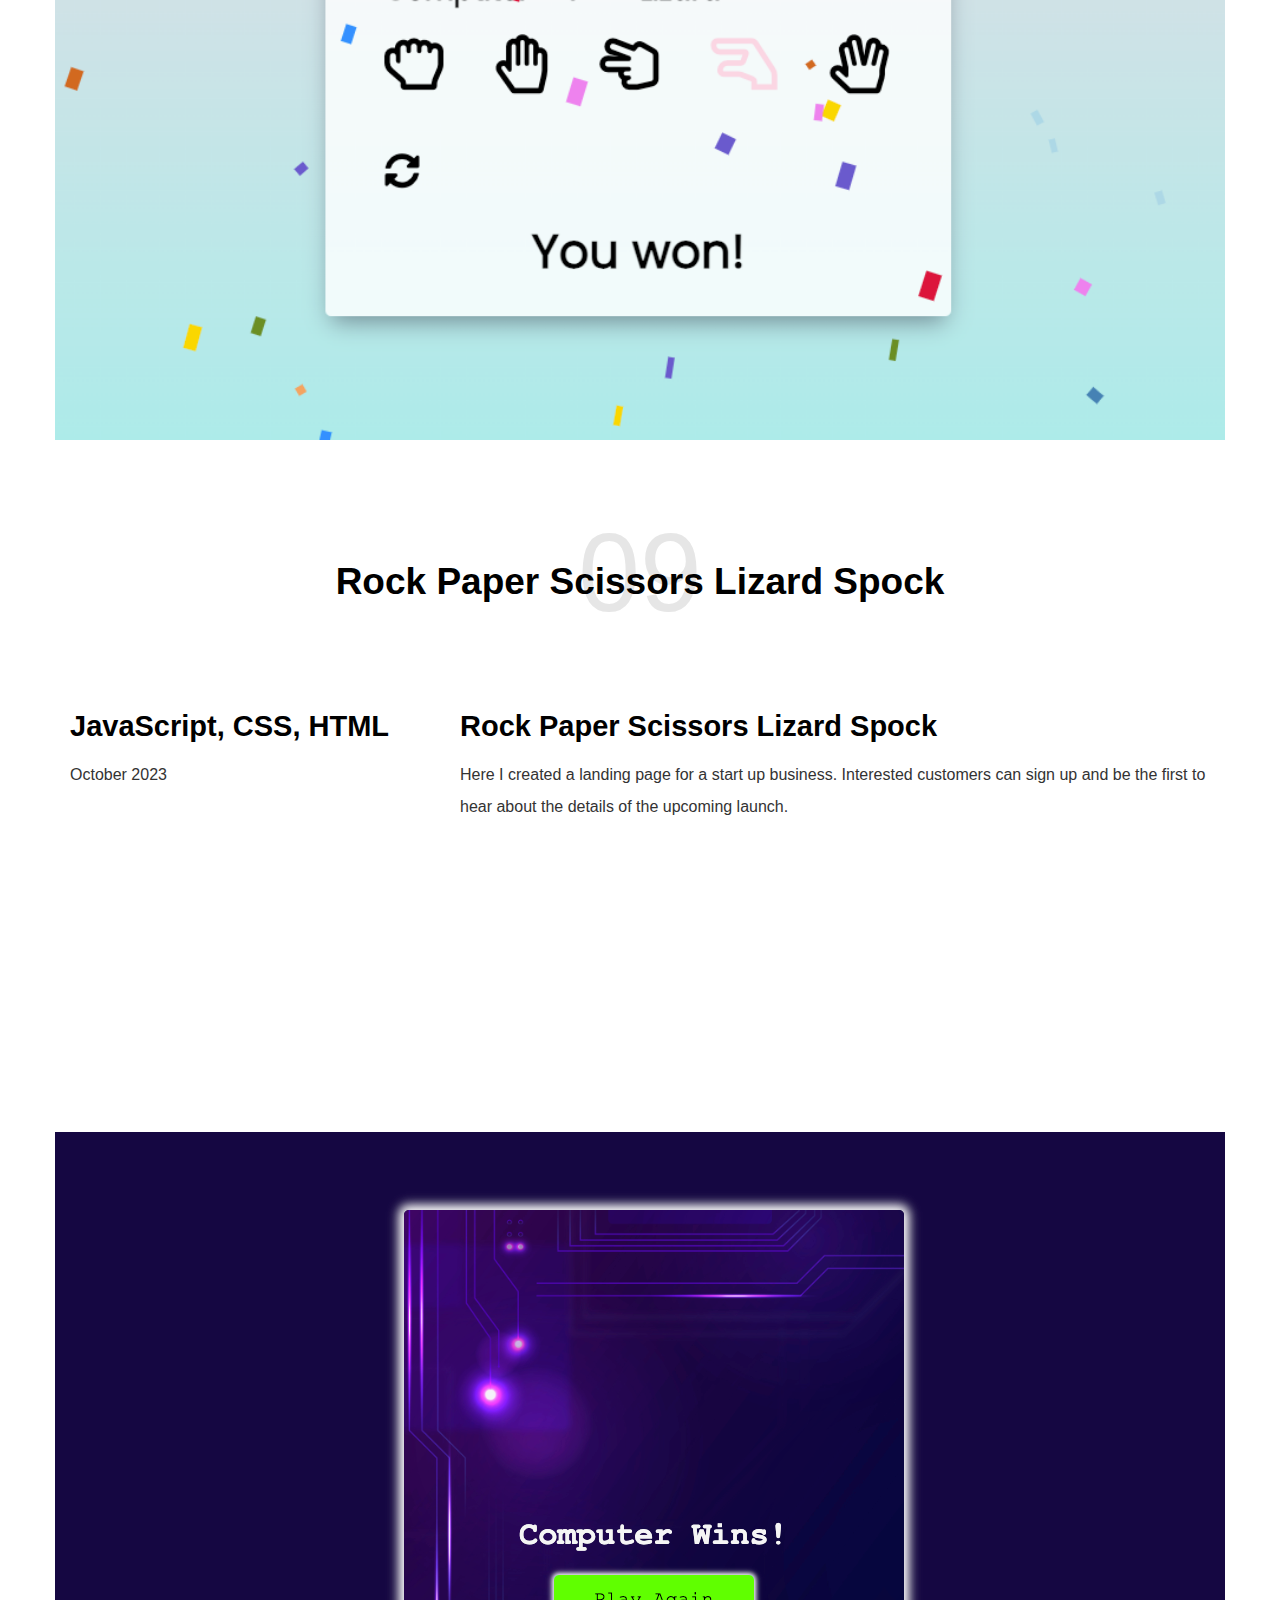
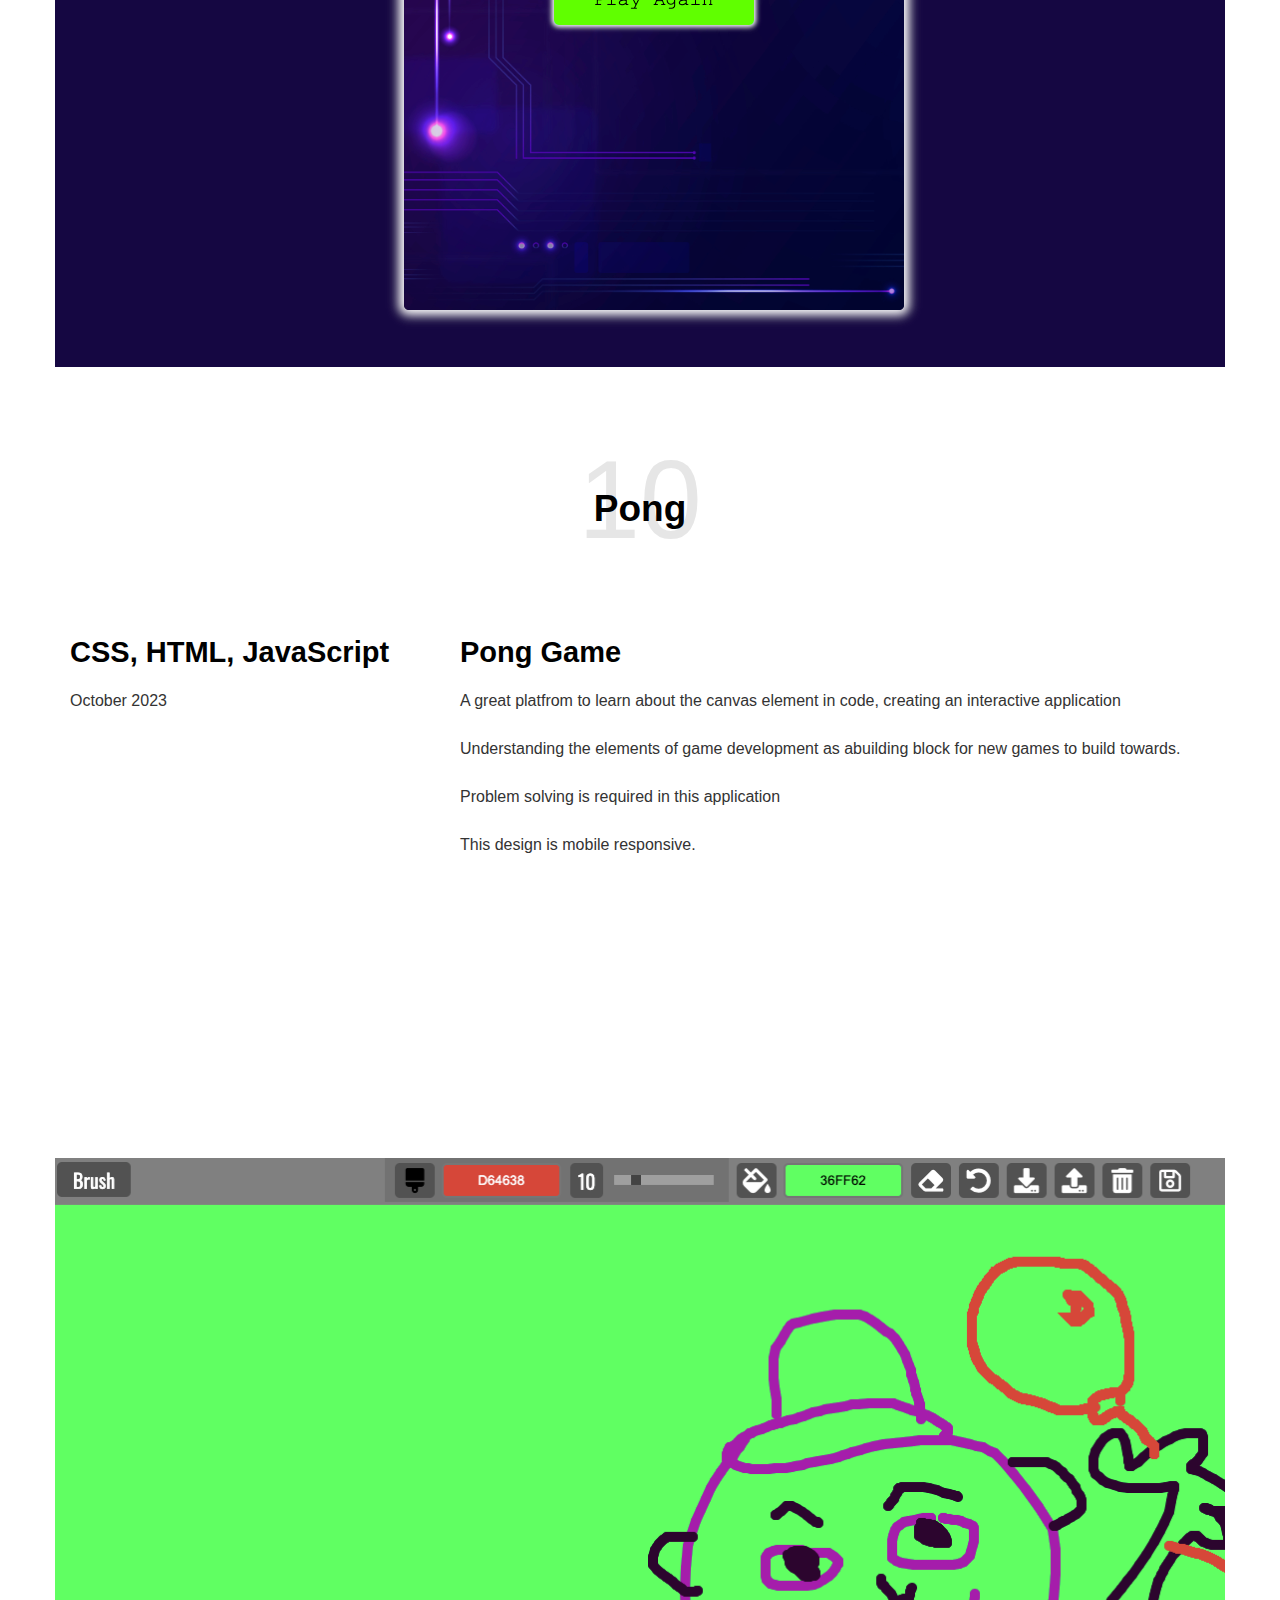
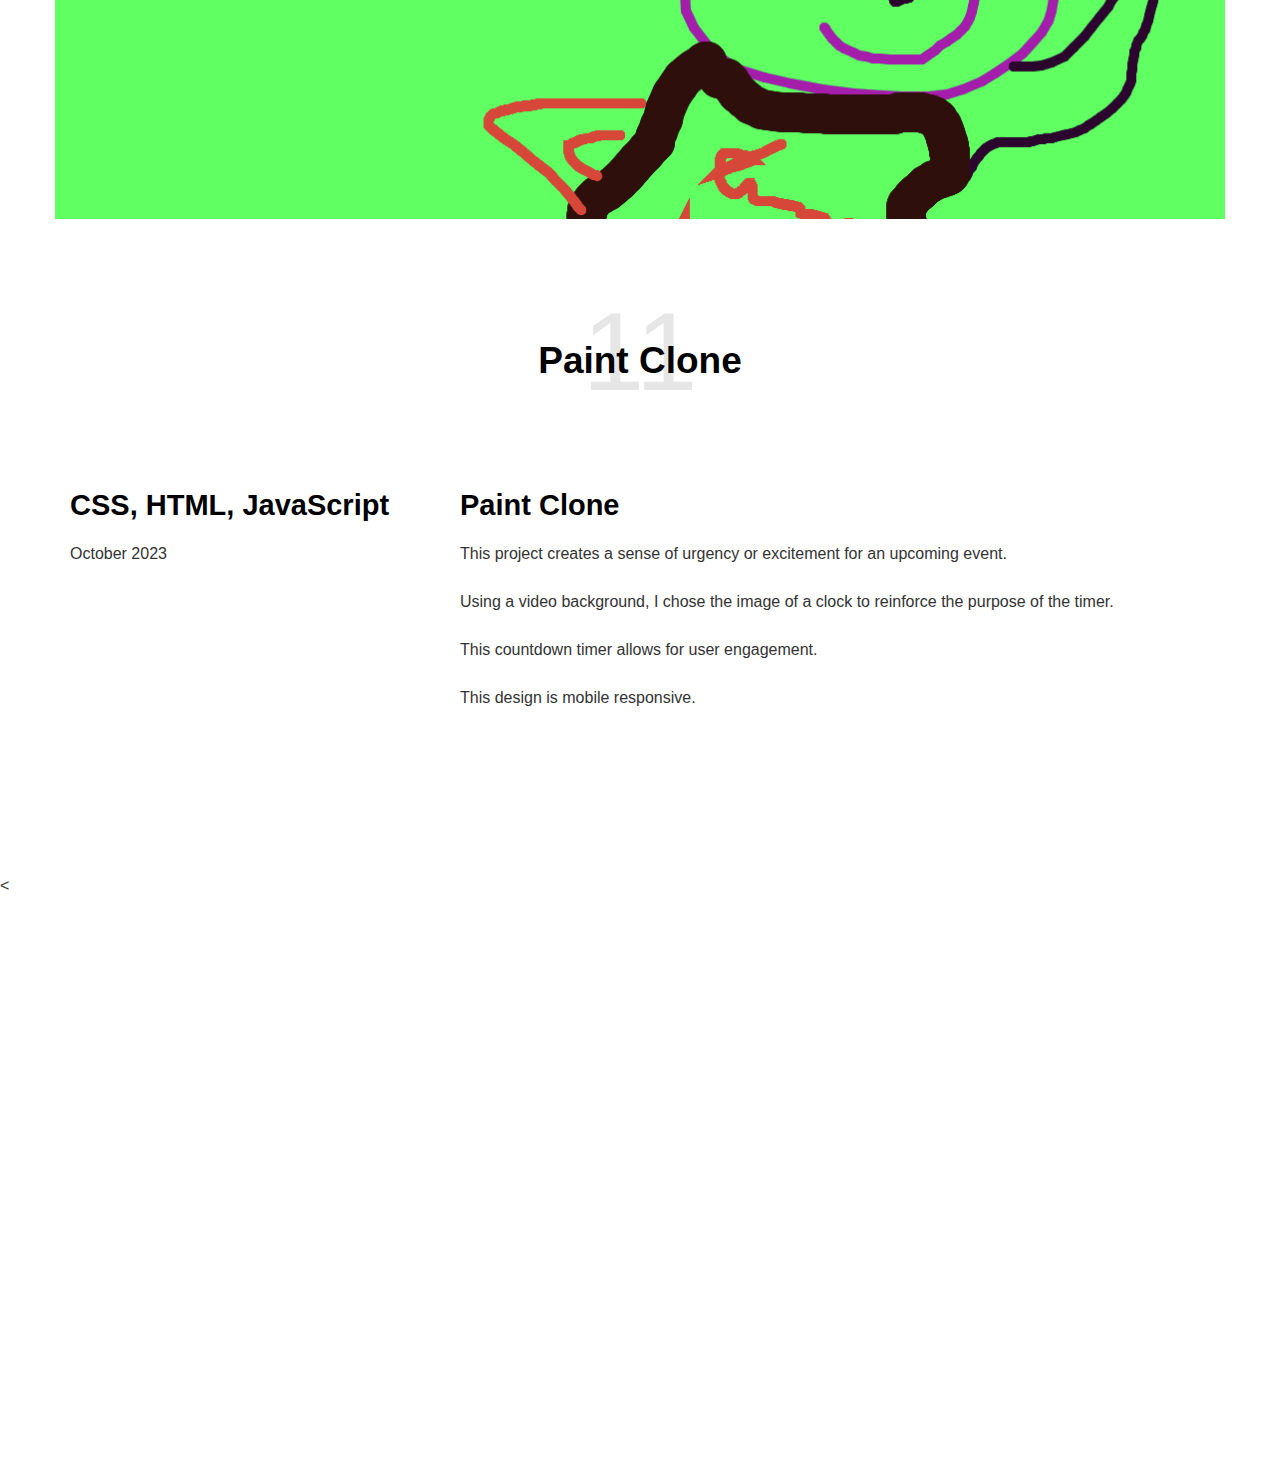
<file: project3.html>
<!DOCTYPE html>
<html lang="en">

<head>
  <meta charset="UTF-8">
  <meta content="IE=edge" http-equiv="X-UA-Compatible">
  <meta content="width=device-width,initial-scale=1" name="viewport">
  <meta content="description" name="description">
  <meta name="google" content="notranslate" />
  <meta content="Mashup templates have been developed by Orson.io team" name="author">

  <!-- Disable tap highlight on IE -->
  <meta name="msapplication-tap-highlight" content="no">

  <link rel="apple-touch-icon" sizes="180x180" href="./assets/apple-icon-180x180.png">
  <link href="./assets/favicon.ico" rel="icon">

  <title>KG Groenie Projects | 2023</title>
  <link rel="icon" type="image/png" href="KG.png">

  <link href="./main.3da94fde.css" rel="stylesheet">
  <link href="./style3.css" rel="stylesheet">
  <link rel="stylesheet" href="https://cdnjs.cloudflare.com/ajax/libs/font-awesome/5.15.3/css/all.min.css">
</head>

<body>
  <!-- Menu Overlay -->
  <div class="overlay overlay-slide-left" id="overlay">
    <!-- Menu Items -->
    <nav>
    <nav>
      <ul>
        <ul>
          <li id="nav-1" class="slide-out-1"><a href="index.html#home">Home</a></li>
          <li id="nav-2" class="slide-out-2"><a href="index.html#about">About</a></li>
          <li id="nav-3" class="slide-out-3"><a href="index.html#skills">Skills</a></li>
          <li id="nav-4" class="slide-out-4"><a href="index.html#projects">Projects</a></li>
          <li id="nav-5" class="slide-out-5"><a href="index.html#contact">Contact</a></li>
        </ul>
    
      </ul>
    </nav>
    </div>
  <!-- Menu Bars -->
  <div class="menu-bars" id="menu-bars">
    <div class="bar1"></div>
    <div class="bar2"></div>
    <div class="bar3"></div>
  </div>



  </div>


  </nav>

  </div>
  </nav>

</header>

<div class="section-container">
  <div class="container">
    <div class="row">
      <div class="col-xs-12 text-center section-container-spacer">
      </div>
      <a href="https://khgroenie.github.io/navbar/">
        <img src="./images/navbar.png" class="img-responsive custom-responsive-image"
          alt="Navbar">
      </a>
    </div>
  </div>


  <div class="section-container">
    <div class="container">
      <div class="row">
        <div class="col-xs-12 text-center section-container-spacer">
          <h2 class="with-project-number"><span class="project-number">05</span>Navigation Bar</h2>
        </div>
      </div>
      <div class="row section-container-spacer">
        <div class="col-md-4">
          <div class="section-container-spacer">
            <h3>CSS, HTML, JavaScript</h3>
            <p>October 2023</p>
          </div>
        </div>
        <div class="col-md-8">
          <h3>Navigation Bar</h3>
          <p> The websites navigation creates a seamless journey in finding your way on the website.</p>
          <p> Simplicity and sleek is used to describe this experience. Using CSS to style the website.</p>
        </div>
      </div>
    </div>
  </div>
  <div class="section-container">
    <div class="container">
      <div class="row">
        <div class="col-xs-12 text-center section-container-spacer">
        </div>
        <a href="https://www.alpinesportscoaching.com">
          <img src="./images/alpine.png" class="img-responsive custom-responsive-image" alt="Paint Clone">
        </a>
      </div>
    </div>
    <div class="section-container">
      <div class="container">
        <div class="row">
          <div class="col-xs-12 text-center section-container-spacer">
            <h2 class="with-project-number"><span class="project-number">06</span>Alpine Sports Coaching</h2>
          </div>
        </div>
        <div class="row section-container-spacer">
          <div class="col-md-4">
            <div class="section-container-spacer">
              <h3>CSS, HTML, JavaScript</h3>
              <p>October 2023</p>
            </div>
          </div>
          <div class="col-md-8">
            <h3>Alpine Sports Coaching</h3>
            <p>This website was designed for a client, who is an online coach</p>
            <p>The animation throughout the website creates a beautiful flow, as if you riding down a single track course.</p>
            <p>Easy online booking and payment structure, which creates a simple and enjoyable process for his future clients.</p>
            <p>The great thing is it is also mobile responsive..</p>
          </div>
        </div>
      </div>
    </div>

  <div class="section-container">
    <div class="container">
      <div class="row">
        <div class="col-xs-12 text-center section-container-spacer">
        </div>
        <a href="https://khgroenie.github.io/navbar/">
          <img src="./images/quote.png" class="img-responsive custom-responsive-image" alt="Quote-Generator" style="width: 100%;">
        </a>
      </div>
    </div>
  
  
    <div class="section-container">
      <div class="container">
        <div class="row">
          <div class="col-xs-12 text-center section-container-spacer">
            <h2 class="with-project-number"><span class="project-number">07</span>Quote Quote-Generator</h2>
          </div>
        </div>
        <div class="row section-container-spacer">
          <div class="col-md-4">
            <div class="section-container-spacer">
              <h3>JavaScript, HTML</h3>
              <p>October 2023</p>
            </div>
          </div>
          <div class="col-md-8">
            <h3>Quote-Generator</h3>
            <p>In a world driven by information and technology, the power of words remains as influential as ever. Quotes, often
              concise yet profound expressions of wisdom or inspiration, have the ability to impact and resonate with individuals on
              a
              deeply personal level. As a passionate developer and technology enthusiast, I embarked on the journey of creating a
              Quote Generator project to provide a platform that would not only share meaningful quotes but also deliver a seamless
              and engaging user experience.</p>
            <p>I saw the Quote-Generator as a canvas to showcase my technical skills. The project involved web development, API
              integration, and user interface design. It allowed me to apply and expand my knowledge in these areas, making it a
              valuable addition to my portfolio.</p>
            <p>The Quote-Generator allows for user and community engagement.</p>
          </div>
        </div>
      </div>
    </div>


    <div class="section-container">
      <div class="container">
        <div class="row">
          <div class="col-xs-12 text-center section-container-spacer">
          </div>
          <a href="https://khgroenie.github.io/Custom-Countdown//">
            <img src="./images/timer.png" class="img-responsive custom-responsive-image" alt="Custom-Countdown" style="width: 100%;">
          </a>
        </div>
      </div>
    
    
      <div class="section-container">
        <div class="container">
          <div class="row">
            <div class="col-xs-12 text-center section-container-spacer">
              <h2 class="with-project-number"><span class="project-number">08</span>Custom-Countdown</h2>
            </div>
          </div>
          <div class="row section-container-spacer">
            <div class="col-md-4">
              <div class="section-container-spacer">
                <h3>CSS, HTML, JavaScript</h3>
                <p>October 2023</p>
              </div>
            </div>
            <div class="col-md-8">
              <h3>Custom-Countdown</h3>
              <p>This project creates a sense of urgency or excitement for an upcoming event.</p>
              <p>Using a video background, I chose the image of a clock to reinforce the purpose of the timer.</p>
              <p>This countdown timer allows for user engagement.</p>
              <p>This design is mobile responsive.</p>
            </div>
          </div>
        </div>
      </div>
      <div class="section-container">
        <div class="container">
          <div class="row">
            <div class="col-xs-12 text-center section-container-spacer">
            </div>
            <a href="https://khgroenie.github.io/rock-paper-scissors-lizard-spock/">
              <img src="./images/rockpaper.png" class="img-responsive custom-responsive-image" alt="Rock rock-paper-scissors-lizard-spock" style="width: 100%;">
            </a>
          </div>
        </div>
        <div class="section-container">
          <div class="container">
            <div class="row">
              <div class="col-xs-12 text-center section-container-spacer">
                <h2 class="with-project-number"><span class="project-number">09</span>Rock Paper Scissors Lizard Spock</h2>
              </div>
            </div>
            <div class="row section-container-spacer">
              <div class="col-md-4">
                <div class="section-container-spacer">
                  <h3>JavaScript, CSS, HTML</h3>
                  <p>October 2023</p>
                </div>
              </div>
              <div class="col-md-8">
                <h3>Rock Paper Scissors Lizard Spock</h3>
                <p> Here I created a landing page for a start up business. Interested customers can sign up and be the first
                  to hear about the details of the upcoming launch.</p>
              </div>
            </div>
          </div>
        </div>
<div class="section-container">
  <div class="container">
    <div class="row">
      <div class="col-xs-12 text-center section-container-spacer">
      </div>
      <a href="https://khgroenie.github.io/pong/">
        <img src="./images/pongping.png" class="img-responsive custom-responsive-image" alt="Pong" style="width: 100%;">
      </a>
    </div>
  </div>
      <div class="section-container">
        <div class="container">
          <div class="row">
            <div class="col-xs-12 text-center section-container-spacer">
              <h2 class="with-project-number"><span class="project-number">10</span>Pong</h2>
            </div>
          </div>
          <div class="row section-container-spacer">
            <div class="col-md-4">
              <div class="section-container-spacer">
                <h3>CSS, HTML, JavaScript</h3>
                <p>October 2023</p>
              </div>
            </div>
            <div class="col-md-8">
              <h3>Pong Game</h3>
              <p>A great platfrom to learn about the canvas element in code, creating an interactive application</p>
              <p>Understanding the elements of game development as abuilding block for new games to build towards.</p>
              <p>Problem solving is required in this application</p>
              <p>This design is mobile responsive.</p>
            </div>
          </div>
        </div>
      </div>
    <div class="section-container">
      <div class="container">
        <div class="row">
          <div class="col-xs-12 text-center section-container-spacer">
          </div>
          <a href="https://khgroenie.github.io/paintclone/">
            <img src="./images/clone.png" class="img-responsive custom-responsive-image" alt="Paint Clone" style="width: 100%;">
          </a>
        </div>
      </div>
      <div class="section-container">
        <div class="container">
          <div class="row">
            <div class="col-xs-12 text-center section-container-spacer">
              <h2 class="with-project-number"><span class="project-number">11</span>Paint Clone</h2>
            </div>
          </div>
          <div class="row section-container-spacer">
            <div class="col-md-4">
              <div class="section-container-spacer">
                <h3>CSS, HTML, JavaScript</h3>
                <p>October 2023</p>
              </div>
            </div>
            <div class="col-md-8">
              <h3>Paint Clone</h3>
              <p>This project creates a sense of urgency or excitement for an upcoming event.</p>
              <p>Using a video background, I chose the image of a clock to reinforce the purpose of the timer.</p>
              <p>This countdown timer allows for user engagement.</p>
              <p>This design is mobile responsive.</p>
            </div>
          </div>
        </div>
      </div>

    
<div class="navbar navbar-default navbar-fixed-bottom">
  <div class="container">
    <div class="row">
      <div class="col-xs-12 text-center">
        <ul class="navbar-nav nav">
          <li>
            <a href="./project2.html" title="Landing-page" class="project-nav left"><span class="project-number">04</span>Previous</a>
          </li>
        </ul>
        <p class="h5 navbar-text">Projects <i class="fa fa-chevron-down arrow-down" aria-hidden="true"></i></p>

        <ul class="navbar-nav nav navbar-right">
          <li>
            <a href="https://khgroenie.github.io/resume/" title="Gym App" class="project-nav right"><span class="project-number">CV</span>Next </a>
          </li>
        </ul>
      </div>
    </div>
  </div>
</div>




<script>
    document.addEventListener("DOMContentLoaded", function (event) {
      navbarToggleSidebar();
      closeMenuBeforeGoingToPage();
      navActivePage();
    });
</script>
 <script type="text/javascript" src="./main.4c6e144e.js"></script>
<script type="text/javascript" src="./script.js"></script>
<</body>

</html>
</file>
<file: style.css>
@import url('https://fonts.googleapis.com/css2?family=Montserrat:wght@100&family=Nunito+Sans:opsz,wght@6..12,400;6..12,600&display=swap');

:root {
  --primaryColor: #fff;
  --navColor1: #21292c;
  --navColor2: #590925;
  --navColor3: #BD8B9C;
  --navColor4: #4BA3C3;
  --navColor5: #C8E087;
}

html {
  box-sizing: border-box;
}

body {
  margin: 0;
  background: #000;
  font-family: Nunito, sans-serif;

}
/* --- Navigation Menu ------------------------------ */

/* Overlay */
.overlay {
  position: fixed;
  z-index: 9;
  top: 0;
  left: 0;
  width: 100vw;
  height: 100vh;
  background-color: rgba(0, 0, 0, 0.7);
  transform: translateX(-100vw);
}

.overlay-slide-right {
  transition: all 0.4s ease-in-out;
  transform: translateX(0);
}

.overlay-slide-left {
  transition: all 0.8s ease-in-out;
  transform: translateX(-100vw);
}

/* Nav Menu Items */
nav,
nav ul {
  height: 100vh;
  margin: 0;
  padding: 0;
}

nav ul {
  display: flex;
  flex-direction: column;
  justify-content: stretch;
  list-style: none;
}

nav ul li {
  height: 20%;
  overflow: hidden;
}

nav li a {
  position: relative;
  top: 45%;
  color: #fff;
  text-transform: uppercase;
  letter-spacing: 4px;
  text-decoration: none;
  display: block;
  text-align: center;
}

nav li a:hover {
  transform: scale(1.2);
}

nav li a::before {
  content: "";
  width: 25vw;
  height: 3px;
  background-color: #fff;
  position: absolute;
  top: 47.5%;
  left: 0;
  opacity: 0;
}

nav li a:hover::before {
  opacity: 1;
}

nav li:nth-of-type(1) {
  background-color: var(--navColor1);
}

nav li:nth-of-type(2) {
  background-color: var(--navColor2);
}

nav li:nth-of-type(3) {
  background-color: var(--navColor3);
}

nav li:nth-of-type(4) {
  background-color: var(--navColor4);
}

nav li:nth-of-type(5) {
  background-color: var(--navColor5);
}

/* Slide in animation with delay for each */
.slide-in-1 {
  animation: slide-in 0.4s linear 0.2s both;
}

.slide-in-2 {
  animation: slide-in 0.4s linear 0.4s both;
}

.slide-in-3 {
  animation: slide-in 0.4s linear 0.6s both;
}

.slide-in-4 {
  animation: slide-in 0.4s linear 0.8s both;
}

.slide-in-5 {
  animation: slide-in 0.4s linear 1s both;
}

@keyframes slide-in {
  from {
    transform: translateX(-100%);
  }

  to {
    transform: translateX(0);
  }
}

/* Slide out animation with delay for each */
.slide-out-1 {
  animation: slide-out 0.3s linear 0.5s both;
}

.slide-out-2 {
  animation: slide-out 0.3s linear 0.4s both;
}

.slide-out-3 {
  animation: slide-out 0.3s linear 0.3s both;
}

.slide-out-4 {
  animation: slide-out 0.3s linear 0.2s both;
}

.slide-out-5 {
  animation: slide-out 0.3s linear 0.1s both;
}

@keyframes slide-out {
  from {
    transform: translateX(0);
  }

  to {
    transform: translateX(-100%);
  }
}

/* --- Menu Bars ------------------------------------ */

.menu-bars {
  position: fixed;
  top: 1rem;
  right: 2rem;
  z-index: 10;
  display: inline;
  cursor: pointer;
}

.bar1,
.bar2,
.bar3 {
  width: 35px;
  height: 2px;
  background-color: #fff;
  margin: 8px 0;
  transition: 0.4s;
}

/* Rotate first bar */
.change .bar1 {
  transform: rotate(-45deg) translate(-7px, 8px);
}

/* Fade out the second bar */
.change .bar2 {
  opacity: 0;
}

/* Rotate last bar */
.change .bar3 {
  transform: rotate(45deg) translate(-6px, -8px);
}

/* --- Sections ------------------------------------ */

section {
  width: 100%;
  height: 100vh;
  position: relative;
  display: flex;
  justify-content: center;
  align-items: center;
  text-transform: uppercase;
  letter-spacing: 2px;
  color: var(--primaryColor);
}

section#home {
  background-image: url("cover1.jpg");
  background-size: cover;
  background-position: center center;
}

section#home a {
  position: absolute;
  z-index: 2;
  top: 1.5rem;
  left: 1.5rem;
  text-decoration: none;
  font-size: 0.8rem;
  padding-bottom: 5px;
  color: var(--primaryColor);
  border-bottom: 1px solid var(--primaryColor);
}

section#about {
  background-color: var(--navColor2);
  
}

section#skills {
  background-color: var(--navColor3);
}

section#projects {
  background-color: var(--navColor4);
}

section#contact {
  background-color: var(--navColor5);
}

/* Media Query: Large Smartphone (Vertical) */
@media (max-width: 600px) {
  section#home a {
    top: 1rem;
    left: 1rem;
  }

  .menu-bars {
    top: 0.5rem;
    right: 1rem;
  }
}
</file>
<file: style3.css>
@import url('https://fonts.googleapis.com/css2?family=Montserrat:wght@100&family=Nunito+Sans:opsz,wght@6..12,400;6..12,600&display=swap');

:root {
  --primaryColor: #fff;
  --navColor1: #21292c;
  --navColor2: #590925;
  --navColor3: #BD8B9C;
  --navColor4: #4BA3C3;
  --navColor5: #C8E087;
}

html {
  box-sizing: border-box;
}

body {
  margin: 0;
  background: #ffff;
  font-family: Nunito, sans-serif;

}

/* --- Navigation Menu ------------------------------ */

/* Overlay */
.overlay {
  position: fixed;
  z-index: 9;
  top: 0;
  left: 0;
  width: 100vw;
  height: 100vh;
  background-color: rgba(0, 0, 0, 0.7);
  transform: translateX(-100vw);
}

.overlay-slide-right {
  transition: all 0.4s ease-in-out;
  transform: translateX(0);
}

.overlay-slide-left {
  transition: all 0.8s ease-in-out;
  transform: translateX(-100vw);
}

/* Nav Menu Items */
nav,
nav ul {
  height: 100vh;
  margin: 0;
  padding: 0;
}

nav ul {
  display: flex;
  flex-direction: column;
  justify-content: stretch;
  list-style: none;
}

nav ul li {
  height: 20%;
  overflow: hidden;
}

nav li a {
  position: relative;
  top: 45%;
  color: #fff;
  text-transform: uppercase;
  letter-spacing: 4px;
  text-decoration: none;
  display: block;
  text-align: center;
}

nav li a:hover {
  transform: scale(1.2);
   text-decoration: none; /* Remove text decoration on hover */
   color: white
}

nav li a::before {
  content: "";
  width: 25vw;
  height: 3px;
  background-color: #fff;
  position: absolute;
  top: 47.5%;
  left: 0;
  opacity: 0;
}

nav li a:hover::before {
  opacity: 1;
}

nav li:nth-of-type(1) {
  background-color: var(--navColor1);
}

nav li:nth-of-type(2) {
  background-color: var(--navColor2);
}

nav li:nth-of-type(3) {
  background-color: var(--navColor3);
}

nav li:nth-of-type(4) {
  background-color: var(--navColor4);
}

nav li:nth-of-type(5) {
  background-color: var(--navColor5);
}

/* Slide in animation with delay for each */
.slide-in-1 {
  animation: slide-in 0.4s linear 0.2s both;
}

.slide-in-2 {
  animation: slide-in 0.4s linear 0.4s both;
}

.slide-in-3 {
  animation: slide-in 0.4s linear 0.6s both;
}

.slide-in-4 {
  animation: slide-in 0.4s linear 0.8s both;
}

.slide-in-5 {
  animation: slide-in 0.4s linear 1s both;
}

@keyframes slide-in {
  from {
    transform: translateX(-100%);
  }

  to {
    transform: translateX(0);
  }
}

/* Slide out animation with delay for each */
.slide-out-1 {
  animation: slide-out 0.3s linear 0.5s both;
}

.slide-out-2 {
  animation: slide-out 0.3s linear 0.4s both;
}

.slide-out-3 {
  animation: slide-out 0.3s linear 0.3s both;
}

.slide-out-4 {
  animation: slide-out 0.3s linear 0.2s both;
}

.slide-out-5 {
  animation: slide-out 0.3s linear 0.1s both;
}

@keyframes slide-out {
  from {
    transform: translateX(0);
  }

  to {
    transform: translateX(-100%);
  }
}

/* --- Menu Bars ------------------------------------ */

.menu-bars {
  position: fixed;
  top: 1rem;
  right: 2rem;
  z-index: 10;
  display: inline;
  cursor: pointer;
}

.bar1,
.bar2,
.bar3 {
  width: 35px;
  height: 2px;
  background-color: #e6e6e6;
  margin: 8px 0;
  transition: 0.4s;
}

/* Rotate first bar */
.change .bar1 {
  transform: rotate(-45deg) translate(-7px, 8px);
}

/* Fade out the second bar */
.change .bar2 {
  opacity: 0;
}

/* Rotate last bar */
.change .bar3 {
  transform: rotate(45deg) translate(-6px, -8px);
}

/* --- Sections ------------------------------------ */

section {
  width: 100%;
  height: 100vh;
  position: relative;
  display: flex;
  justify-content: center;
  align-items: center;
  text-transform: uppercase;
  letter-spacing: 2px;
  color: var(--primaryColor);
}

section#home {
  background-image: url("cover1.jpg");
  background-size: cover;
  background-position: center center;
}

section#home a {
  position: absolute;
  z-index: 2;
  top: 1.5rem;
  left: 1.5rem;
  text-decoration: none;
  font-size: 0.8rem;
  padding-bottom: 5px;
  color: var(--primaryColor);
  border-bottom: 1px solid var(--primaryColor);
}

section#about {
  background-color: var(--navColor2);

}

section#skills {
  background-color: var(--navColor3);
}

section#projects {
  background-color: var(--navColor4);
}

section#contact {
  background-color: var(--navColor5);
}

/* Media Query: Large Smartphone (Vertical) */
@media (max-width: 600px) {
  section#home a {
    top: 1rem;
    left: 1rem;
  }

  .menu-bars {
    top: 0.5rem;
    right: 1rem;
  }
}
</file>
<file: main.3da94fde.css>
@import url(https://fonts.googleapis.com/css?family=Inter:300,700|Poppins:400,700);@import url(https://maxcdn.bootstrapcdn.com/font-awesome/4.7.0/css/font-awesome.min.css);/*!
 * Bootstrap v3.3.7 (http://getbootstrap.com)
 * Copyright 2011-2016 Twitter, Inc.
 * Licensed under MIT (https://github.com/twbs/bootstrap/blob/master/LICENSE)
 */
/*! normalize.css v3.0.3 | MIT License | github.com/necolas/normalize.css */html{font-family:sans-serif;-ms-text-size-adjust:100%;-webkit-text-size-adjust:100%}body{margin:0}article,aside,details,figcaption,figure,footer,header,hgroup,main,menu,nav,section,summary{display:block}audio,canvas,progress,video{display:inline-block;vertical-align:baseline}audio:not([controls]){display:none;height:0}[hidden],template{display:none}a{background-color:transparent}a:active,a:hover{outline:0}abbr[title]{border-bottom:1px dotted}b,strong{font-weight:700}dfn{font-style:italic}h1{font-size:2em;margin:.67em 0}mark{background:#ff0;color:#000}small{font-size:80%}sub,sup{font-size:80%;line-height:0;position:relative;vertical-align:baseline}sup{top:-.5em}sub{bottom:-.25em}img{border:0}svg:not(:root){overflow:hidden}figure{margin:1em 40px}hr{box-sizing:content-box;height:0}pre{overflow:auto}code,kbd,pre,samp{font-family:monospace,monospace;font-size:1em}button,input,optgroup,select,textarea{color:inherit;font:inherit;margin:0}button{overflow:visible}button,select{text-transform:none}button,html input[type=button],input[type=reset],input[type=submit]{-webkit-appearance:button;cursor:pointer}button[disabled],html input[disabled]{cursor:default}button::-moz-focus-inner,input::-moz-focus-inner{border:0;padding:0}input{line-height:normal}input[type=checkbox],input[type=radio]{box-sizing:border-box;padding:0}input[type=number]::-webkit-inner-spin-button,input[type=number]::-webkit-outer-spin-button{height:auto}input[type=search]{-webkit-appearance:textfield;box-sizing:content-box}input[type=search]::-webkit-search-cancel-button,input[type=search]::-webkit-search-decoration{-webkit-appearance:none}fieldset{border:1px solid silver;margin:0 2px;padding:.35em .625em .75em}textarea{overflow:auto}optgroup{font-weight:700}table{border-collapse:collapse;border-spacing:0}td,th{padding:0}

/*! Source: https://github.com/h5bp/html5-boilerplate/blob/master/src/css/main.css */@media print{*,:after,:before{background:transparent!important;color:#000!important;box-shadow:none!important;text-shadow:none!important}a,a:visited{text-decoration:underline}a[href]:after{content:" (" attr(href) ")"}abbr[title]:after{content:" (" attr(title) ")"}a[href^="#"]:after,a[href^="javascript:"]:after{content:""}blockquote,pre{border:1px solid #999;page-break-inside:avoid}thead{display:table-header-group}img,tr{page-break-inside:avoid}img{max-width:100%!important}h2,h3,p{orphans:3;widows:3}h2,h3{page-break-after:avoid}.navbar{display:none}.btn>.caret,.dropup>.btn>.caret{border-top-color:#000!important}.label{border:1px solid #000}.table{border-collapse:collapse!important}.table td,.table th{background-color:#fff!important}.table-bordered td,.table-bordered th{border:1px solid #ddd!important}}*,:after,:before{-webkit-box-sizing:border-box;-moz-box-sizing:border-box;box-sizing:border-box}html{font-size:10px;-webkit-tap-highlight-color:transparent}body{font-family:Lato,Helvetica,Arial,sans-serif;font-size:16px;line-height:2;color:#333;background-color:#fff}button,input,select,textarea{font-family:inherit;font-size:inherit;line-height:inherit}a{color:#333;text-decoration:none}a:focus,a:hover{color:#0d0d0d;text-decoration:underline}a:focus{outline:5px auto -webkit-focus-ring-color;outline-offset:-2px}figure{margin:0}img{vertical-align:middle}.img-responsive{display:block;max-width:100%;height:auto}.img-rounded{border-radius:0}.img-thumbnail{padding:4px;line-height:2;background-color:#fff;border:1px solid #ddd;border-radius:0;-webkit-transition:all .2s ease-in-out;-o-transition:all .2s ease-in-out;transition:all .2s ease-in-out;display:inline-block;max-width:100%;height:auto}.img-circle{border-radius:50%}hr{margin-top:32px;margin-bottom:32px;border:0;border-top:1px solid #eee}.sr-only{position:absolute;width:1px;height:1px;margin:-1px;padding:0;overflow:hidden;clip:rect(0,0,0,0);border:0}.sr-only-focusable:active,.sr-only-focusable:focus{position:static;width:auto;height:auto;margin:0;overflow:visible;clip:auto}[role=button]{cursor:pointer}.h1,.h2,.h3,.h4,.h5,.h6,h1,h2,h3,h4,h5,h6{font-family:Rubik,Helvetica,Arial,sans-serif;font-weight:700;line-height:1.1;color:#000}.h1 .small,.h1 small,.h2 .small,.h2 small,.h3 .small,.h3 small,.h4 .small,.h4 small,.h5 .small,.h5 small,.h6 .small,.h6 small,h1 .small,h1 small,h2 .small,h2 small,h3 .small,h3 small,h4 .small,h4 small,h5 .small,h5 small,h6 .small,h6 small{font-weight:400;line-height:1;color:#777}.h1,.h2,.h3,h1,h2,h3{margin-top:32px;margin-bottom:16px}.h1 .small,.h1 small,.h2 .small,.h2 small,.h3 .small,.h3 small,h1 .small,h1 small,h2 .small,h2 small,h3 .small,h3 small{font-size:65%}.h4,.h5,.h6,h4,h5,h6{margin-top:16px;margin-bottom:16px}.h4 .small,.h4 small,.h5 .small,.h5 small,.h6 .small,.h6 small,h4 .small,h4 small,h5 .small,h5 small,h6 .small,h6 small{font-size:75%}.h1,h1{font-size:50px}.h2,h2{font-size:37px}.h3,h3{font-size:29px}.h4,h4{font-size:22px}.h5,h5{font-size:16px}.h6,h6{font-size:14px}p{margin:0 0 16px}.lead{margin-bottom:32px;font-size:18px;font-weight:300;line-height:1.4}@media (min-width:768px){.lead{font-size:24px}}.small,small{font-size:87%}.mark,mark{background-color:#fcf8e3;padding:.2em}.text-left{text-align:left}.text-right{text-align:right}.text-center{text-align:center}.text-justify{text-align:justify}.text-nowrap{white-space:nowrap}.text-lowercase{text-transform:lowercase}.initialism,.text-uppercase{text-transform:uppercase}.text-capitalize{text-transform:capitalize}.text-muted{color:#777}.text-primary{color:#333}a.text-primary:focus,a.text-primary:hover{color:#1a1a1a}.text-success{color:#fff}a.text-success:focus,a.text-success:hover{color:#e6e6e6}.text-info{color:#31708f}a.text-info:focus,a.text-info:hover{color:#245269}.text-warning{color:#8a6d3b}a.text-warning:focus,a.text-warning:hover{color:#66512c}.text-danger{color:#fff}a.text-danger:focus,a.text-danger:hover{color:#e6e6e6}.bg-primary{color:#fff;background-color:#333}a.bg-primary:focus,a.bg-primary:hover{background-color:#1a1a1a}.bg-success{background-color:#684ad7}a.bg-success:focus,a.bg-success:hover{background-color:#4b2bc3}.bg-info{background-color:#d9edf7}a.bg-info:focus,a.bg-info:hover{background-color:#afd9ee}.bg-warning{background-color:#fcf8e3}a.bg-warning:focus,a.bg-warning:hover{background-color:#f7ecb5}.bg-danger{background-color:#d9534f}a.bg-danger:focus,a.bg-danger:hover{background-color:#c9302c}.page-header{padding-bottom:15px;margin:64px 0 32px;border-bottom:1px solid #eee}ol,ul{margin-top:0;margin-bottom:16px}ol ol,ol ul,ul ol,ul ul{margin-bottom:0}.list-inline,.list-unstyled{padding-left:0;list-style:none}.list-inline{margin-left:-5px}.list-inline>li{display:inline-block;padding-left:5px;padding-right:5px}dl{margin-top:0;margin-bottom:32px}dd,dt{line-height:2}dt{font-weight:700}dd{margin-left:0}.dl-horizontal dd:after,.dl-horizontal dd:before{content:" ";display:table}.dl-horizontal dd:after{clear:both}@media (min-width:768px){.dl-horizontal dt{float:left;width:160px;clear:left;text-align:right;overflow:hidden;text-overflow:ellipsis;white-space:nowrap}.dl-horizontal dd{margin-left:180px}}abbr[data-original-title],abbr[title]{cursor:help;border-bottom:1px dotted #777}.initialism{font-size:90%}blockquote{padding:16px 32px;margin:0 0 32px;font-size:20px;border-left:5px solid #eee}blockquote ol:last-child,blockquote p:last-child,blockquote ul:last-child{margin-bottom:0}blockquote .small,blockquote footer,blockquote small{display:block;font-size:80%;line-height:2;color:#777}blockquote .small:before,blockquote footer:before,blockquote small:before{content:"\2014   \A0"}.blockquote-reverse,blockquote.pull-right{padding-right:15px;padding-left:0;border-right:5px solid #eee;border-left:0;text-align:right}.blockquote-reverse .small:before,.blockquote-reverse footer:before,.blockquote-reverse small:before,blockquote.pull-right .small:before,blockquote.pull-right footer:before,blockquote.pull-right small:before{content:""}.blockquote-reverse .small:after,.blockquote-reverse footer:after,.blockquote-reverse small:after,blockquote.pull-right .small:after,blockquote.pull-right footer:after,blockquote.pull-right small:after{content:"\A0   \2014"}address{margin-bottom:32px;font-style:normal;line-height:2}code,kbd,pre,samp{font-family:Menlo,Monaco,Consolas,Courier New,monospace}code{color:#c7254e;background-color:#f9f2f4}code,kbd{padding:2px 4px;font-size:90%;border-radius:0}kbd{color:#fff;background-color:#333;box-shadow:inset 0 -1px 0 rgba(0,0,0,.25)}kbd kbd{padding:0;font-size:100%;font-weight:700;box-shadow:none}pre{display:block;padding:15.5px;margin:0 0 16px;font-size:15px;line-height:2;word-break:break-all;word-wrap:break-word;color:#333;background-color:#f5f5f5;border:1px solid #ccc;border-radius:0}pre code{padding:0;font-size:inherit;color:inherit;white-space:pre-wrap;background-color:transparent;border-radius:0}.pre-scrollable{max-height:340px;overflow-y:scroll}.container{margin-right:auto;margin-left:auto;padding-left:15px;padding-right:15px}.container:after,.container:before{content:" ";display:table}.container:after{clear:both}@media (min-width:768px){.container{width:750px}}@media (min-width:992px){.container{width:970px}}@media (min-width:1200px){.container{width:1170px}}.container-fluid{margin-right:auto;margin-left:auto;padding-left:15px;padding-right:15px}.container-fluid:after,.container-fluid:before{content:" ";display:table}.container-fluid:after{clear:both}.row{margin-left:-15px;margin-right:-15px}.row:after,.row:before{content:" ";display:table}.row:after{clear:both}.col-lg-1,.col-lg-2,.col-lg-3,.col-lg-4,.col-lg-5,.col-lg-6,.col-lg-7,.col-lg-8,.col-lg-9,.col-lg-10,.col-lg-11,.col-lg-12,.col-md-1,.col-md-2,.col-md-3,.col-md-4,.col-md-5,.col-md-6,.col-md-7,.col-md-8,.col-md-9,.col-md-10,.col-md-11,.col-md-12,.col-sm-1,.col-sm-2,.col-sm-3,.col-sm-4,.col-sm-5,.col-sm-6,.col-sm-7,.col-sm-8,.col-sm-9,.col-sm-10,.col-sm-11,.col-sm-12,.col-xs-1,.col-xs-2,.col-xs-3,.col-xs-4,.col-xs-5,.col-xs-6,.col-xs-7,.col-xs-8,.col-xs-9,.col-xs-10,.col-xs-11,.col-xs-12{position:relative;min-height:1px;padding-left:15px;padding-right:15px}.col-xs-1,.col-xs-2,.col-xs-3,.col-xs-4,.col-xs-5,.col-xs-6,.col-xs-7,.col-xs-8,.col-xs-9,.col-xs-10,.col-xs-11,.col-xs-12{float:left}.col-xs-1{width:8.33333%}.col-xs-2{width:16.66667%}.col-xs-3{width:25%}.col-xs-4{width:33.33333%}.col-xs-5{width:41.66667%}.col-xs-6{width:50%}.col-xs-7{width:58.33333%}.col-xs-8{width:66.66667%}.col-xs-9{width:75%}.col-xs-10{width:83.33333%}.col-xs-11{width:91.66667%}.col-xs-12{width:100%}.col-xs-pull-0{right:auto}.col-xs-pull-1{right:8.33333%}.col-xs-pull-2{right:16.66667%}.col-xs-pull-3{right:25%}.col-xs-pull-4{right:33.33333%}.col-xs-pull-5{right:41.66667%}.col-xs-pull-6{right:50%}.col-xs-pull-7{right:58.33333%}.col-xs-pull-8{right:66.66667%}.col-xs-pull-9{right:75%}.col-xs-pull-10{right:83.33333%}.col-xs-pull-11{right:91.66667%}.col-xs-pull-12{right:100%}.col-xs-push-0{left:auto}.col-xs-push-1{left:8.33333%}.col-xs-push-2{left:16.66667%}.col-xs-push-3{left:25%}.col-xs-push-4{left:33.33333%}.col-xs-push-5{left:41.66667%}.col-xs-push-6{left:50%}.col-xs-push-7{left:58.33333%}.col-xs-push-8{left:66.66667%}.col-xs-push-9{left:75%}.col-xs-push-10{left:83.33333%}.col-xs-push-11{left:91.66667%}.col-xs-push-12{left:100%}.col-xs-offset-0{margin-left:0}.col-xs-offset-1{margin-left:8.33333%}.col-xs-offset-2{margin-left:16.66667%}.col-xs-offset-3{margin-left:25%}.col-xs-offset-4{margin-left:33.33333%}.col-xs-offset-5{margin-left:41.66667%}.col-xs-offset-6{margin-left:50%}.col-xs-offset-7{margin-left:58.33333%}.col-xs-offset-8{margin-left:66.66667%}.col-xs-offset-9{margin-left:75%}.col-xs-offset-10{margin-left:83.33333%}.col-xs-offset-11{margin-left:91.66667%}.col-xs-offset-12{margin-left:100%}@media (min-width:768px){.col-sm-1,.col-sm-2,.col-sm-3,.col-sm-4,.col-sm-5,.col-sm-6,.col-sm-7,.col-sm-8,.col-sm-9,.col-sm-10,.col-sm-11,.col-sm-12{float:left}.col-sm-1{width:8.33333%}.col-sm-2{width:16.66667%}.col-sm-3{width:25%}.col-sm-4{width:33.33333%}.col-sm-5{width:41.66667%}.col-sm-6{width:50%}.col-sm-7{width:58.33333%}.col-sm-8{width:66.66667%}.col-sm-9{width:75%}.col-sm-10{width:83.33333%}.col-sm-11{width:91.66667%}.col-sm-12{width:100%}.col-sm-pull-0{right:auto}.col-sm-pull-1{right:8.33333%}.col-sm-pull-2{right:16.66667%}.col-sm-pull-3{right:25%}.col-sm-pull-4{right:33.33333%}.col-sm-pull-5{right:41.66667%}.col-sm-pull-6{right:50%}.col-sm-pull-7{right:58.33333%}.col-sm-pull-8{right:66.66667%}.col-sm-pull-9{right:75%}.col-sm-pull-10{right:83.33333%}.col-sm-pull-11{right:91.66667%}.col-sm-pull-12{right:100%}.col-sm-push-0{left:auto}.col-sm-push-1{left:8.33333%}.col-sm-push-2{left:16.66667%}.col-sm-push-3{left:25%}.col-sm-push-4{left:33.33333%}.col-sm-push-5{left:41.66667%}.col-sm-push-6{left:50%}.col-sm-push-7{left:58.33333%}.col-sm-push-8{left:66.66667%}.col-sm-push-9{left:75%}.col-sm-push-10{left:83.33333%}.col-sm-push-11{left:91.66667%}.col-sm-push-12{left:100%}.col-sm-offset-0{margin-left:0}.col-sm-offset-1{margin-left:8.33333%}.col-sm-offset-2{margin-left:16.66667%}.col-sm-offset-3{margin-left:25%}.col-sm-offset-4{margin-left:33.33333%}.col-sm-offset-5{margin-left:41.66667%}.col-sm-offset-6{margin-left:50%}.col-sm-offset-7{margin-left:58.33333%}.col-sm-offset-8{margin-left:66.66667%}.col-sm-offset-9{margin-left:75%}.col-sm-offset-10{margin-left:83.33333%}.col-sm-offset-11{margin-left:91.66667%}.col-sm-offset-12{margin-left:100%}}@media (min-width:992px){.col-md-1,.col-md-2,.col-md-3,.col-md-4,.col-md-5,.col-md-6,.col-md-7,.col-md-8,.col-md-9,.col-md-10,.col-md-11,.col-md-12{float:left}.col-md-1{width:8.33333%}.col-md-2{width:16.66667%}.col-md-3{width:25%}.col-md-4{width:33.33333%}.col-md-5{width:41.66667%}.col-md-6{width:50%}.col-md-7{width:58.33333%}.col-md-8{width:66.66667%}.col-md-9{width:75%}.col-md-10{width:83.33333%}.col-md-11{width:91.66667%}.col-md-12{width:100%}.col-md-pull-0{right:auto}.col-md-pull-1{right:8.33333%}.col-md-pull-2{right:16.66667%}.col-md-pull-3{right:25%}.col-md-pull-4{right:33.33333%}.col-md-pull-5{right:41.66667%}.col-md-pull-6{right:50%}.col-md-pull-7{right:58.33333%}.col-md-pull-8{right:66.66667%}.col-md-pull-9{right:75%}.col-md-pull-10{right:83.33333%}.col-md-pull-11{right:91.66667%}.col-md-pull-12{right:100%}.col-md-push-0{left:auto}.col-md-push-1{left:8.33333%}.col-md-push-2{left:16.66667%}.col-md-push-3{left:25%}.col-md-push-4{left:33.33333%}.col-md-push-5{left:41.66667%}.col-md-push-6{left:50%}.col-md-push-7{left:58.33333%}.col-md-push-8{left:66.66667%}.col-md-push-9{left:75%}.col-md-push-10{left:83.33333%}.col-md-push-11{left:91.66667%}.col-md-push-12{left:100%}.col-md-offset-0{margin-left:0}.col-md-offset-1{margin-left:8.33333%}.col-md-offset-2{margin-left:16.66667%}.col-md-offset-3{margin-left:25%}.col-md-offset-4{margin-left:33.33333%}.col-md-offset-5{margin-left:41.66667%}.col-md-offset-6{margin-left:50%}.col-md-offset-7{margin-left:58.33333%}.col-md-offset-8{margin-left:66.66667%}.col-md-offset-9{margin-left:75%}.col-md-offset-10{margin-left:83.33333%}.col-md-offset-11{margin-left:91.66667%}.col-md-offset-12{margin-left:100%}}@media (min-width:1200px){.col-lg-1,.col-lg-2,.col-lg-3,.col-lg-4,.col-lg-5,.col-lg-6,.col-lg-7,.col-lg-8,.col-lg-9,.col-lg-10,.col-lg-11,.col-lg-12{float:left}.col-lg-1{width:8.33333%}.col-lg-2{width:16.66667%}.col-lg-3{width:25%}.col-lg-4{width:33.33333%}.col-lg-5{width:41.66667%}.col-lg-6{width:50%}.col-lg-7{width:58.33333%}.col-lg-8{width:66.66667%}.col-lg-9{width:75%}.col-lg-10{width:83.33333%}.col-lg-11{width:91.66667%}.col-lg-12{width:100%}.col-lg-pull-0{right:auto}.col-lg-pull-1{right:8.33333%}.col-lg-pull-2{right:16.66667%}.col-lg-pull-3{right:25%}.col-lg-pull-4{right:33.33333%}.col-lg-pull-5{right:41.66667%}.col-lg-pull-6{right:50%}.col-lg-pull-7{right:58.33333%}.col-lg-pull-8{right:66.66667%}.col-lg-pull-9{right:75%}.col-lg-pull-10{right:83.33333%}.col-lg-pull-11{right:91.66667%}.col-lg-pull-12{right:100%}.col-lg-push-0{left:auto}.col-lg-push-1{left:8.33333%}.col-lg-push-2{left:16.66667%}.col-lg-push-3{left:25%}.col-lg-push-4{left:33.33333%}.col-lg-push-5{left:41.66667%}.col-lg-push-6{left:50%}.col-lg-push-7{left:58.33333%}.col-lg-push-8{left:66.66667%}.col-lg-push-9{left:75%}.col-lg-push-10{left:83.33333%}.col-lg-push-11{left:91.66667%}.col-lg-push-12{left:100%}.col-lg-offset-0{margin-left:0}.col-lg-offset-1{margin-left:8.33333%}.col-lg-offset-2{margin-left:16.66667%}.col-lg-offset-3{margin-left:25%}.col-lg-offset-4{margin-left:33.33333%}.col-lg-offset-5{margin-left:41.66667%}.col-lg-offset-6{margin-left:50%}.col-lg-offset-7{margin-left:58.33333%}.col-lg-offset-8{margin-left:66.66667%}.col-lg-offset-9{margin-left:75%}.col-lg-offset-10{margin-left:83.33333%}.col-lg-offset-11{margin-left:91.66667%}.col-lg-offset-12{margin-left:100%}}table{background-color:transparent}caption{padding-top:8px;padding-bottom:8px;color:#777}caption,th{text-align:left}.table{width:100%;max-width:100%;margin-bottom:32px}.table>tbody>tr>td,.table>tbody>tr>th,.table>tfoot>tr>td,.table>tfoot>tr>th,.table>thead>tr>td,.table>thead>tr>th{padding:8px;line-height:2;vertical-align:top;border-top:1px solid #ddd}.table>thead>tr>th{vertical-align:bottom;border-bottom:2px solid #ddd}.table>caption+thead>tr:first-child>td,.table>caption+thead>tr:first-child>th,.table>colgroup+thead>tr:first-child>td,.table>colgroup+thead>tr:first-child>th,.table>thead:first-child>tr:first-child>td,.table>thead:first-child>tr:first-child>th{border-top:0}.table>tbody+tbody{border-top:2px solid #ddd}.table .table{background-color:#fff}.table-condensed>tbody>tr>td,.table-condensed>tbody>tr>th,.table-condensed>tfoot>tr>td,.table-condensed>tfoot>tr>th,.table-condensed>thead>tr>td,.table-condensed>thead>tr>th{padding:5px}.table-bordered,.table-bordered>tbody>tr>td,.table-bordered>tbody>tr>th,.table-bordered>tfoot>tr>td,.table-bordered>tfoot>tr>th,.table-bordered>thead>tr>td,.table-bordered>thead>tr>th{border:1px solid #ddd}.table-bordered>thead>tr>td,.table-bordered>thead>tr>th{border-bottom-width:2px}.table-striped>tbody>tr:nth-of-type(odd){background-color:#f9f9f9}.table-hover>tbody>tr:hover{background-color:#f5f5f5}table col[class*=col-]{position:static;float:none;display:table-column}table td[class*=col-],table th[class*=col-]{position:static;float:none;display:table-cell}.table>tbody>tr.active>td,.table>tbody>tr.active>th,.table>tbody>tr>td.active,.table>tbody>tr>th.active,.table>tfoot>tr.active>td,.table>tfoot>tr.active>th,.table>tfoot>tr>td.active,.table>tfoot>tr>th.active,.table>thead>tr.active>td,.table>thead>tr.active>th,.table>thead>tr>td.active,.table>thead>tr>th.active{background-color:#f5f5f5}.table-hover>tbody>tr.active:hover>td,.table-hover>tbody>tr.active:hover>th,.table-hover>tbody>tr:hover>.active,.table-hover>tbody>tr>td.active:hover,.table-hover>tbody>tr>th.active:hover{background-color:#e8e8e8}.table>tbody>tr.success>td,.table>tbody>tr.success>th,.table>tbody>tr>td.success,.table>tbody>tr>th.success,.table>tfoot>tr.success>td,.table>tfoot>tr.success>th,.table>tfoot>tr>td.success,.table>tfoot>tr>th.success,.table>thead>tr.success>td,.table>thead>tr.success>th,.table>thead>tr>td.success,.table>thead>tr>th.success{background-color:#684ad7}.table-hover>tbody>tr.success:hover>td,.table-hover>tbody>tr.success:hover>th,.table-hover>tbody>tr:hover>.success,.table-hover>tbody>tr>td.success:hover,.table-hover>tbody>tr>th.success:hover{background-color:#5735d2}.table>tbody>tr.info>td,.table>tbody>tr.info>th,.table>tbody>tr>td.info,.table>tbody>tr>th.info,.table>tfoot>tr.info>td,.table>tfoot>tr.info>th,.table>tfoot>tr>td.info,.table>tfoot>tr>th.info,.table>thead>tr.info>td,.table>thead>tr.info>th,.table>thead>tr>td.info,.table>thead>tr>th.info{background-color:#d9edf7}.table-hover>tbody>tr.info:hover>td,.table-hover>tbody>tr.info:hover>th,.table-hover>tbody>tr:hover>.info,.table-hover>tbody>tr>td.info:hover,.table-hover>tbody>tr>th.info:hover{background-color:#c4e3f3}.table>tbody>tr.warning>td,.table>tbody>tr.warning>th,.table>tbody>tr>td.warning,.table>tbody>tr>th.warning,.table>tfoot>tr.warning>td,.table>tfoot>tr.warning>th,.table>tfoot>tr>td.warning,.table>tfoot>tr>th.warning,.table>thead>tr.warning>td,.table>thead>tr.warning>th,.table>thead>tr>td.warning,.table>thead>tr>th.warning{background-color:#fcf8e3}.table-hover>tbody>tr.warning:hover>td,.table-hover>tbody>tr.warning:hover>th,.table-hover>tbody>tr:hover>.warning,.table-hover>tbody>tr>td.warning:hover,.table-hover>tbody>tr>th.warning:hover{background-color:#faf2cc}.table>tbody>tr.danger>td,.table>tbody>tr.danger>th,.table>tbody>tr>td.danger,.table>tbody>tr>th.danger,.table>tfoot>tr.danger>td,.table>tfoot>tr.danger>th,.table>tfoot>tr>td.danger,.table>tfoot>tr>th.danger,.table>thead>tr.danger>td,.table>thead>tr.danger>th,.table>thead>tr>td.danger,.table>thead>tr>th.danger{background-color:#d9534f}.table-hover>tbody>tr.danger:hover>td,.table-hover>tbody>tr.danger:hover>th,.table-hover>tbody>tr:hover>.danger,.table-hover>tbody>tr>td.danger:hover,.table-hover>tbody>tr>th.danger:hover{background-color:#d43f3a}.table-responsive{overflow-x:auto;min-height:.01%}@media screen and (max-width:767px){.table-responsive{width:100%;margin-bottom:24px;overflow-y:hidden;-ms-overflow-style:-ms-autohiding-scrollbar;border:1px solid #ddd}.table-responsive>.table{margin-bottom:0}.table-responsive>.table>tbody>tr>td,.table-responsive>.table>tbody>tr>th,.table-responsive>.table>tfoot>tr>td,.table-responsive>.table>tfoot>tr>th,.table-responsive>.table>thead>tr>td,.table-responsive>.table>thead>tr>th{white-space:nowrap}.table-responsive>.table-bordered{border:0}.table-responsive>.table-bordered>tbody>tr>td:first-child,.table-responsive>.table-bordered>tbody>tr>th:first-child,.table-responsive>.table-bordered>tfoot>tr>td:first-child,.table-responsive>.table-bordered>tfoot>tr>th:first-child,.table-responsive>.table-bordered>thead>tr>td:first-child,.table-responsive>.table-bordered>thead>tr>th:first-child{border-left:0}.table-responsive>.table-bordered>tbody>tr>td:last-child,.table-responsive>.table-bordered>tbody>tr>th:last-child,.table-responsive>.table-bordered>tfoot>tr>td:last-child,.table-responsive>.table-bordered>tfoot>tr>th:last-child,.table-responsive>.table-bordered>thead>tr>td:last-child,.table-responsive>.table-bordered>thead>tr>th:last-child{border-right:0}.table-responsive>.table-bordered>tbody>tr:last-child>td,.table-responsive>.table-bordered>tbody>tr:last-child>th,.table-responsive>.table-bordered>tfoot>tr:last-child>td,.table-responsive>.table-bordered>tfoot>tr:last-child>th{border-bottom:0}}fieldset{margin:0;min-width:0}fieldset,legend{padding:0;border:0}legend{display:block;width:100%;margin-bottom:32px;font-size:24px;line-height:inherit;color:#333;border-bottom:1px solid #e5e5e5}label{display:inline-block;max-width:100%;margin-bottom:5px;font-weight:700}input[type=search]{-webkit-box-sizing:border-box;-moz-box-sizing:border-box;box-sizing:border-box}input[type=checkbox],input[type=radio]{margin:4px 0 0;margin-top:1px\9;line-height:normal}input[type=file]{display:block}input[type=range]{display:block;width:100%}select[multiple],select[size]{height:auto}input[type=checkbox]:focus,input[type=file]:focus,input[type=radio]:focus{outline:5px auto -webkit-focus-ring-color;outline-offset:-2px}output{padding-top:7px}.form-control,output{display:block;font-size:16px;line-height:2;color:#555}.form-control{width:100%;height:46px;padding:6px 12px;background-color:#fff;background-image:none;border:1px solid #000;border-radius:0;-webkit-box-shadow:inset 0 1px 1px rgba(0,0,0,.075);box-shadow:inset 0 1px 1px rgba(0,0,0,.075);-webkit-transition:border-color .15s ease-in-out,box-shadow .15s ease-in-out;-o-transition:border-color ease-in-out .15s,box-shadow ease-in-out .15s;transition:border-color .15s ease-in-out,box-shadow .15s ease-in-out}.form-control:focus{border-color:#66afe9;outline:0;-webkit-box-shadow:inset 0 1px 1px rgba(0,0,0,.075),0 0 8px rgba(102,175,233,.6);box-shadow:inset 0 1px 1px rgba(0,0,0,.075),0 0 8px rgba(102,175,233,.6)}.form-control::-moz-placeholder{color:#999;opacity:1}.form-control:-ms-input-placeholder{color:#999}.form-control::-webkit-input-placeholder{color:#999}.form-control::-ms-expand{border:0;background-color:transparent}.form-control[disabled],.form-control[readonly],fieldset[disabled] .form-control{background-color:#eee;opacity:1}.form-control[disabled],fieldset[disabled] .form-control{cursor:not-allowed}textarea.form-control{height:auto}input[type=search]{-webkit-appearance:none}@media screen and (-webkit-min-device-pixel-ratio:0){input[type=date].form-control,input[type=datetime-local].form-control,input[type=month].form-control,input[type=time].form-control{line-height:46px}.input-group-sm>.input-group-btn>input[type=date].btn,.input-group-sm>.input-group-btn>input[type=datetime-local].btn,.input-group-sm>.input-group-btn>input[type=month].btn,.input-group-sm>.input-group-btn>input[type=time].btn,.input-group-sm>input[type=date].form-control,.input-group-sm>input[type=date].input-group-addon,.input-group-sm>input[type=datetime-local].form-control,.input-group-sm>input[type=datetime-local].input-group-addon,.input-group-sm>input[type=month].form-control,.input-group-sm>input[type=month].input-group-addon,.input-group-sm>input[type=time].form-control,.input-group-sm>input[type=time].input-group-addon,.input-group-sm input[type=date],.input-group-sm input[type=datetime-local],.input-group-sm input[type=month],.input-group-sm input[type=time],input[type=date].input-sm,input[type=datetime-local].input-sm,input[type=month].input-sm,input[type=time].input-sm{line-height:33px}.input-group-lg>.input-group-btn>input[type=date].btn,.input-group-lg>.input-group-btn>input[type=datetime-local].btn,.input-group-lg>.input-group-btn>input[type=month].btn,.input-group-lg>.input-group-btn>input[type=time].btn,.input-group-lg>input[type=date].form-control,.input-group-lg>input[type=date].input-group-addon,.input-group-lg>input[type=datetime-local].form-control,.input-group-lg>input[type=datetime-local].input-group-addon,.input-group-lg>input[type=month].form-control,.input-group-lg>input[type=month].input-group-addon,.input-group-lg>input[type=time].form-control,.input-group-lg>input[type=time].input-group-addon,.input-group-lg input[type=date],.input-group-lg input[type=datetime-local],.input-group-lg input[type=month],.input-group-lg input[type=time],input[type=date].input-lg,input[type=datetime-local].input-lg,input[type=month].input-lg,input[type=time].input-lg{line-height:49px}}.form-group{margin-bottom:15px}.checkbox,.radio{position:relative;display:block;margin-top:10px;margin-bottom:10px}.checkbox label,.radio label{min-height:32px;padding-left:20px;margin-bottom:0;font-weight:400;cursor:pointer}.checkbox-inline input[type=checkbox],.checkbox input[type=checkbox],.radio-inline input[type=radio],.radio input[type=radio]{position:absolute;margin-left:-20px;margin-top:4px\9}.checkbox+.checkbox,.radio+.radio{margin-top:-5px}.checkbox-inline,.radio-inline{position:relative;display:inline-block;padding-left:20px;margin-bottom:0;vertical-align:middle;font-weight:400;cursor:pointer}.checkbox-inline+.checkbox-inline,.radio-inline+.radio-inline{margin-top:0;margin-left:10px}.checkbox-inline.disabled,.checkbox.disabled label,.radio-inline.disabled,.radio.disabled label,fieldset[disabled] .checkbox-inline,fieldset[disabled] .checkbox label,fieldset[disabled] .radio-inline,fieldset[disabled] .radio label,fieldset[disabled] input[type=checkbox],fieldset[disabled] input[type=radio],input[type=checkbox].disabled,input[type=checkbox][disabled],input[type=radio].disabled,input[type=radio][disabled]{cursor:not-allowed}.form-control-static{padding-top:7px;padding-bottom:7px;margin-bottom:0;min-height:48px}.form-control-static.input-lg,.form-control-static.input-sm,.input-group-lg>.form-control-static.form-control,.input-group-lg>.form-control-static.input-group-addon,.input-group-lg>.input-group-btn>.form-control-static.btn,.input-group-sm>.form-control-static.form-control,.input-group-sm>.form-control-static.input-group-addon,.input-group-sm>.input-group-btn>.form-control-static.btn{padding-left:0;padding-right:0}.input-group-sm>.form-control,.input-group-sm>.input-group-addon,.input-group-sm>.input-group-btn>.btn,.input-sm{height:33px;padding:5px 10px;font-size:14px;line-height:1.5;border-radius:0}.input-group-sm>.input-group-btn>select.btn,.input-group-sm>select.form-control,.input-group-sm>select.input-group-addon,select.input-sm{height:33px;line-height:33px}.input-group-sm>.input-group-btn>select[multiple].btn,.input-group-sm>.input-group-btn>textarea.btn,.input-group-sm>select[multiple].form-control,.input-group-sm>select[multiple].input-group-addon,.input-group-sm>textarea.form-control,.input-group-sm>textarea.input-group-addon,select[multiple].input-sm,textarea.input-sm{height:auto}.form-group-sm .form-control{height:33px;padding:5px 10px;font-size:14px;line-height:1.5;border-radius:0}.form-group-sm select.form-control{height:33px;line-height:33px}.form-group-sm select[multiple].form-control,.form-group-sm textarea.form-control{height:auto}.form-group-sm .form-control-static{height:33px;min-height:46px;padding:6px 10px;font-size:14px;line-height:1.5}.input-group-lg>.form-control,.input-group-lg>.input-group-addon,.input-group-lg>.input-group-btn>.btn,.input-lg{height:49px;padding:10px 16px;font-size:20px;line-height:1.33333;border-radius:0}.input-group-lg>.input-group-btn>select.btn,.input-group-lg>select.form-control,.input-group-lg>select.input-group-addon,select.input-lg{height:49px;line-height:49px}.input-group-lg>.input-group-btn>select[multiple].btn,.input-group-lg>.input-group-btn>textarea.btn,.input-group-lg>select[multiple].form-control,.input-group-lg>select[multiple].input-group-addon,.input-group-lg>textarea.form-control,.input-group-lg>textarea.input-group-addon,select[multiple].input-lg,textarea.input-lg{height:auto}.form-group-lg .form-control{height:49px;padding:10px 16px;font-size:20px;line-height:1.33333;border-radius:0}.form-group-lg select.form-control{height:49px;line-height:49px}.form-group-lg select[multiple].form-control,.form-group-lg textarea.form-control{height:auto}.form-group-lg .form-control-static{height:49px;min-height:52px;padding:11px 16px;font-size:20px;line-height:1.33333}.has-feedback{position:relative}.has-feedback .form-control{padding-right:57.5px}.form-control-feedback{position:absolute;top:0;right:0;z-index:2;display:block;width:46px;height:46px;line-height:46px;text-align:center;pointer-events:none}.form-group-lg .form-control+.form-control-feedback,.input-group-lg+.form-control-feedback,.input-group-lg>.form-control+.form-control-feedback,.input-group-lg>.input-group-addon+.form-control-feedback,.input-group-lg>.input-group-btn>.btn+.form-control-feedback,.input-lg+.form-control-feedback{width:49px;height:49px;line-height:49px}.form-group-sm .form-control+.form-control-feedback,.input-group-sm+.form-control-feedback,.input-group-sm>.form-control+.form-control-feedback,.input-group-sm>.input-group-addon+.form-control-feedback,.input-group-sm>.input-group-btn>.btn+.form-control-feedback,.input-sm+.form-control-feedback{width:33px;height:33px;line-height:33px}.has-success .checkbox,.has-success .checkbox-inline,.has-success.checkbox-inline label,.has-success.checkbox label,.has-success .control-label,.has-success .help-block,.has-success .radio,.has-success .radio-inline,.has-success.radio-inline label,.has-success.radio label{color:#fff}.has-success .form-control{border-color:#fff;-webkit-box-shadow:inset 0 1px 1px rgba(0,0,0,.075);box-shadow:inset 0 1px 1px rgba(0,0,0,.075)}.has-success .form-control:focus{border-color:#e6e6e6;-webkit-box-shadow:inset 0 1px 1px rgba(0,0,0,.075),0 0 6px #fff;box-shadow:inset 0 1px 1px rgba(0,0,0,.075),0 0 6px #fff}.has-success .input-group-addon{color:#fff;border-color:#fff;background-color:#684ad7}.has-success .form-control-feedback{color:#fff}.has-warning .checkbox,.has-warning .checkbox-inline,.has-warning.checkbox-inline label,.has-warning.checkbox label,.has-warning .control-label,.has-warning .help-block,.has-warning .radio,.has-warning .radio-inline,.has-warning.radio-inline label,.has-warning.radio label{color:#8a6d3b}.has-warning .form-control{border-color:#8a6d3b;-webkit-box-shadow:inset 0 1px 1px rgba(0,0,0,.075);box-shadow:inset 0 1px 1px rgba(0,0,0,.075)}.has-warning .form-control:focus{border-color:#66512c;-webkit-box-shadow:inset 0 1px 1px rgba(0,0,0,.075),0 0 6px #c0a16b;box-shadow:inset 0 1px 1px rgba(0,0,0,.075),0 0 6px #c0a16b}.has-warning .input-group-addon{color:#8a6d3b;border-color:#8a6d3b;background-color:#fcf8e3}.has-warning .form-control-feedback{color:#8a6d3b}.has-error .checkbox,.has-error .checkbox-inline,.has-error.checkbox-inline label,.has-error.checkbox label,.has-error .control-label,.has-error .help-block,.has-error .radio,.has-error .radio-inline,.has-error.radio-inline label,.has-error.radio label{color:#fff}.has-error .form-control{border-color:#fff;-webkit-box-shadow:inset 0 1px 1px rgba(0,0,0,.075);box-shadow:inset 0 1px 1px rgba(0,0,0,.075)}.has-error .form-control:focus{border-color:#e6e6e6;-webkit-box-shadow:inset 0 1px 1px rgba(0,0,0,.075),0 0 6px #fff;box-shadow:inset 0 1px 1px rgba(0,0,0,.075),0 0 6px #fff}.has-error .input-group-addon{color:#fff;border-color:#fff;background-color:#d9534f}.has-error .form-control-feedback{color:#fff}.has-feedback label~.form-control-feedback{top:37px}.has-feedback label.sr-only~.form-control-feedback{top:0}.help-block{display:block;margin-top:5px;margin-bottom:10px;color:#737373}@media (min-width:768px){.form-inline .form-group{display:inline-block;margin-bottom:0;vertical-align:middle}.form-inline .form-control{display:inline-block;width:auto;vertical-align:middle}.form-inline .form-control-static{display:inline-block}.form-inline .input-group{display:inline-table;vertical-align:middle}.form-inline .input-group .form-control,.form-inline .input-group .input-group-addon,.form-inline .input-group .input-group-btn{width:auto}.form-inline .input-group>.form-control{width:100%}.form-inline .control-label{margin-bottom:0;vertical-align:middle}.form-inline .checkbox,.form-inline .radio{display:inline-block;margin-top:0;margin-bottom:0;vertical-align:middle}.form-inline .checkbox label,.form-inline .radio label{padding-left:0}.form-inline .checkbox input[type=checkbox],.form-inline .radio input[type=radio]{position:relative;margin-left:0}.form-inline .has-feedback .form-control-feedback{top:0}}.form-horizontal .checkbox,.form-horizontal .checkbox-inline,.form-horizontal .radio,.form-horizontal .radio-inline{margin-top:0;margin-bottom:0;padding-top:7px}.form-horizontal .checkbox,.form-horizontal .radio{min-height:39px}.form-horizontal .form-group{margin-left:-15px;margin-right:-15px}.form-horizontal .form-group:after,.form-horizontal .form-group:before{content:" ";display:table}.form-horizontal .form-group:after{clear:both}@media (min-width:768px){.form-horizontal .control-label{text-align:right;margin-bottom:0;padding-top:7px}}.form-horizontal .has-feedback .form-control-feedback{right:15px}@media (min-width:768px){.form-horizontal .form-group-lg .control-label{padding-top:11px;font-size:20px}}@media (min-width:768px){.form-horizontal .form-group-sm .control-label{padding-top:6px;font-size:14px}}.btn{display:inline-block;margin-bottom:0;font-weight:400;text-align:center;vertical-align:middle;touch-action:manipulation;cursor:pointer;background-image:none;border:1px solid transparent;white-space:nowrap;padding:6px 12px;font-size:16px;line-height:2;border-radius:0;-webkit-user-select:none;-moz-user-select:none;-ms-user-select:none;user-select:none}.btn.active.focus,.btn.active:focus,.btn.focus,.btn:active.focus,.btn:active:focus,.btn:focus{outline:5px auto -webkit-focus-ring-color;outline-offset:-2px}.btn.focus,.btn:focus,.btn:hover{color:#555;text-decoration:none}.btn.active,.btn:active{outline:0;background-image:none;-webkit-box-shadow:inset 0 3px 5px rgba(0,0,0,.125);box-shadow:inset 0 3px 5px rgba(0,0,0,.125)}.btn.disabled,.btn[disabled],fieldset[disabled] .btn{cursor:not-allowed;opacity:.65;filter:alpha(opacity=65);-webkit-box-shadow:none;box-shadow:none}a.btn.disabled,fieldset[disabled] a.btn{pointer-events:none}.btn-default{color:#555;background-color:transparent;border-color:#555}.btn-default.focus,.btn-default:focus{color:#555;background-color:transparent;border-color:#161616}.btn-default.active,.btn-default:active,.btn-default:hover,.open>.btn-default.dropdown-toggle{color:#555;background-color:transparent;border-color:#373737}.btn-default.active.focus,.btn-default.active:focus,.btn-default.active:hover,.btn-default:active.focus,.btn-default:active:focus,.btn-default:active:hover,.open>.btn-default.dropdown-toggle.focus,.open>.btn-default.dropdown-toggle:focus,.open>.btn-default.dropdown-toggle:hover{color:#555;background-color:transparent;border-color:#161616}.btn-default.active,.btn-default:active,.open>.btn-default.dropdown-toggle{background-image:none}.btn-default.disabled.focus,.btn-default.disabled:focus,.btn-default.disabled:hover,.btn-default[disabled].focus,.btn-default[disabled]:focus,.btn-default[disabled]:hover,fieldset[disabled] .btn-default.focus,fieldset[disabled] .btn-default:focus,fieldset[disabled] .btn-default:hover{background-color:transparent;border-color:#555}.btn-default .badge{color:transparent;background-color:#555}.btn-primary{color:#333;background-color:transparent;border-color:#333}.btn-primary.focus,.btn-primary:focus{color:#333;background-color:transparent;border-color:#000}.btn-primary.active,.btn-primary:active,.btn-primary:hover,.open>.btn-primary.dropdown-toggle{color:#333;background-color:transparent;border-color:#141414}.btn-primary.active.focus,.btn-primary.active:focus,.btn-primary.active:hover,.btn-primary:active.focus,.btn-primary:active:focus,.btn-primary:active:hover,.open>.btn-primary.dropdown-toggle.focus,.open>.btn-primary.dropdown-toggle:focus,.open>.btn-primary.dropdown-toggle:hover{color:#333;background-color:transparent;border-color:#000}.btn-primary.active,.btn-primary:active,.open>.btn-primary.dropdown-toggle{background-image:none}.btn-primary.disabled.focus,.btn-primary.disabled:focus,.btn-primary.disabled:hover,.btn-primary[disabled].focus,.btn-primary[disabled]:focus,.btn-primary[disabled]:hover,fieldset[disabled] .btn-primary.focus,fieldset[disabled] .btn-primary:focus,fieldset[disabled] .btn-primary:hover{background-color:transparent;border-color:#333}.btn-primary .badge{color:transparent;background-color:#333}.btn-success{color:#5cb85c;background-color:transparent;border-color:#5cb85c}.btn-success.focus,.btn-success:focus{color:#5cb85c;background-color:transparent;border-color:#2d672d}.btn-success.active,.btn-success:active,.btn-success:hover,.open>.btn-success.dropdown-toggle{color:#5cb85c;background-color:transparent;border-color:#419641}.btn-success.active.focus,.btn-success.active:focus,.btn-success.active:hover,.btn-success:active.focus,.btn-success:active:focus,.btn-success:active:hover,.open>.btn-success.dropdown-toggle.focus,.open>.btn-success.dropdown-toggle:focus,.open>.btn-success.dropdown-toggle:hover{color:#5cb85c;background-color:transparent;border-color:#2d672d}.btn-success.active,.btn-success:active,.open>.btn-success.dropdown-toggle{background-image:none}.btn-success.disabled.focus,.btn-success.disabled:focus,.btn-success.disabled:hover,.btn-success[disabled].focus,.btn-success[disabled]:focus,.btn-success[disabled]:hover,fieldset[disabled] .btn-success.focus,fieldset[disabled] .btn-success:focus,fieldset[disabled] .btn-success:hover{background-color:transparent;border-color:#5cb85c}.btn-success .badge{color:transparent;background-color:#5cb85c}.btn-info{border-color:#684ad7}.btn-info,.btn-info.focus,.btn-info:focus{color:#684ad7;background-color:transparent}.btn-info.focus,.btn-info:focus{border-color:#331d84}.btn-info.active,.btn-info:active,.btn-info:hover,.open>.btn-info.dropdown-toggle{color:#684ad7;background-color:transparent;border-color:#4829bb}.btn-info.active.focus,.btn-info.active:focus,.btn-info.active:hover,.btn-info:active.focus,.btn-info:active:focus,.btn-info:active:hover,.open>.btn-info.dropdown-toggle.focus,.open>.btn-info.dropdown-toggle:focus,.open>.btn-info.dropdown-toggle:hover{color:#684ad7;background-color:transparent;border-color:#331d84}.btn-info.active,.btn-info:active,.open>.btn-info.dropdown-toggle{background-image:none}.btn-info.disabled.focus,.btn-info.disabled:focus,.btn-info.disabled:hover,.btn-info[disabled].focus,.btn-info[disabled]:focus,.btn-info[disabled]:hover,fieldset[disabled] .btn-info.focus,fieldset[disabled] .btn-info:focus,fieldset[disabled] .btn-info:hover{background-color:transparent;border-color:#684ad7}.btn-info .badge{color:transparent;background-color:#684ad7}.btn-warning{color:#f0ad4e;background-color:transparent;border-color:#f0ad4e}.btn-warning.focus,.btn-warning:focus{color:#f0ad4e;background-color:transparent;border-color:#b06d0f}.btn-warning.active,.btn-warning:active,.btn-warning:hover,.open>.btn-warning.dropdown-toggle{color:#f0ad4e;background-color:transparent;border-color:#eb9316}.btn-warning.active.focus,.btn-warning.active:focus,.btn-warning.active:hover,.btn-warning:active.focus,.btn-warning:active:focus,.btn-warning:active:hover,.open>.btn-warning.dropdown-toggle.focus,.open>.btn-warning.dropdown-toggle:focus,.open>.btn-warning.dropdown-toggle:hover{color:#f0ad4e;background-color:transparent;border-color:#b06d0f}.btn-warning.active,.btn-warning:active,.open>.btn-warning.dropdown-toggle{background-image:none}.btn-warning.disabled.focus,.btn-warning.disabled:focus,.btn-warning.disabled:hover,.btn-warning[disabled].focus,.btn-warning[disabled]:focus,.btn-warning[disabled]:hover,fieldset[disabled] .btn-warning.focus,fieldset[disabled] .btn-warning:focus,fieldset[disabled] .btn-warning:hover{background-color:transparent;border-color:#f0ad4e}.btn-warning .badge{color:transparent;background-color:#f0ad4e}.btn-danger{color:#d9534f;background-color:transparent;border-color:#d9534f}.btn-danger.focus,.btn-danger:focus{color:#d9534f;background-color:transparent;border-color:#8b211e}.btn-danger.active,.btn-danger:active,.btn-danger:hover,.open>.btn-danger.dropdown-toggle{color:#d9534f;background-color:transparent;border-color:#c12e2a}.btn-danger.active.focus,.btn-danger.active:focus,.btn-danger.active:hover,.btn-danger:active.focus,.btn-danger:active:focus,.btn-danger:active:hover,.open>.btn-danger.dropdown-toggle.focus,.open>.btn-danger.dropdown-toggle:focus,.open>.btn-danger.dropdown-toggle:hover{color:#d9534f;background-color:transparent;border-color:#8b211e}.btn-danger.active,.btn-danger:active,.open>.btn-danger.dropdown-toggle{background-image:none}.btn-danger.disabled.focus,.btn-danger.disabled:focus,.btn-danger.disabled:hover,.btn-danger[disabled].focus,.btn-danger[disabled]:focus,.btn-danger[disabled]:hover,fieldset[disabled] .btn-danger.focus,fieldset[disabled] .btn-danger:focus,fieldset[disabled] .btn-danger:hover{background-color:transparent;border-color:#d9534f}.btn-danger .badge{color:transparent;background-color:#d9534f}.btn-link{color:#333;font-weight:400;border-radius:0}.btn-link,.btn-link.active,.btn-link:active,.btn-link[disabled],fieldset[disabled] .btn-link{background-color:transparent;-webkit-box-shadow:none;box-shadow:none}.btn-link,.btn-link:active,.btn-link:focus,.btn-link:hover{border-color:transparent}.btn-link:focus,.btn-link:hover{color:#0d0d0d;text-decoration:underline;background-color:transparent}.btn-link[disabled]:focus,.btn-link[disabled]:hover,fieldset[disabled] .btn-link:focus,fieldset[disabled] .btn-link:hover{color:#777;text-decoration:none}.btn-group-lg>.btn,.btn-lg{padding:10px 16px;font-size:20px;line-height:1.33333;border-radius:0}.btn-group-sm>.btn,.btn-sm{padding:5px 10px;font-size:14px;line-height:1.5;border-radius:0}.btn-group-xs>.btn,.btn-xs{padding:1px 5px;font-size:14px;line-height:1.5;border-radius:0}.btn-block{display:block;width:100%}.btn-block+.btn-block{margin-top:5px}input[type=button].btn-block,input[type=reset].btn-block,input[type=submit].btn-block{width:100%}.fade{opacity:0;-webkit-transition:opacity .15s linear;-o-transition:opacity .15s linear;transition:opacity .15s linear}.fade.in{opacity:1}.collapse{display:none}.collapse.in{display:block}tr.collapse.in{display:table-row}tbody.collapse.in{display:table-row-group}.collapsing{position:relative;height:0;overflow:hidden;-webkit-transition-property:height,visibility;transition-property:height,visibility;-webkit-transition-duration:.35s;transition-duration:.35s;-webkit-transition-timing-function:ease;transition-timing-function:ease}.caret{display:inline-block;width:0;height:0;margin-left:2px;vertical-align:middle;border-top:4px dashed;border-top:4px solid\9;border-right:4px solid transparent;border-left:4px solid transparent}.dropdown,.dropup{position:relative}.dropdown-toggle:focus{outline:0}.dropdown-menu{position:absolute;top:100%;left:0;z-index:1000;display:none;float:left;min-width:160px;padding:5px 0;margin:2px 0 0;list-style:none;font-size:16px;text-align:left;background-color:#fff;border:1px solid #ccc;border:1px solid rgba(0,0,0,.15);border-radius:0;-webkit-box-shadow:0 6px 12px rgba(0,0,0,.175);box-shadow:0 6px 12px rgba(0,0,0,.175);background-clip:padding-box}.dropdown-menu.pull-right{right:0;left:auto}.dropdown-menu .divider{height:1px;margin:15px 0;overflow:hidden;background-color:#e5e5e5}.dropdown-menu>li>a{display:block;padding:3px 20px;clear:both;font-weight:400;line-height:2;color:#333;white-space:nowrap}.dropdown-menu>li>a:focus,.dropdown-menu>li>a:hover{text-decoration:none;color:#262626;background-color:#f5f5f5}.dropdown-menu>.active>a,.dropdown-menu>.active>a:focus,.dropdown-menu>.active>a:hover{color:#fff;text-decoration:none;outline:0;background-color:#333}.dropdown-menu>.disabled>a,.dropdown-menu>.disabled>a:focus,.dropdown-menu>.disabled>a:hover{color:#777}.dropdown-menu>.disabled>a:focus,.dropdown-menu>.disabled>a:hover{text-decoration:none;background-color:transparent;background-image:none;filter:progid:DXImageTransform.Microsoft.gradient(enabled = false);cursor:not-allowed}.open>.dropdown-menu{display:block}.open>a{outline:0}.dropdown-menu-right{left:auto;right:0}.dropdown-menu-left{left:0;right:auto}.dropdown-header{display:block;padding:3px 20px;font-size:14px;line-height:2;color:#777;white-space:nowrap}.dropdown-backdrop{position:fixed;left:0;right:0;bottom:0;top:0;z-index:990}.pull-right>.dropdown-menu{right:0;left:auto}.dropup .caret,.navbar-fixed-bottom .dropdown .caret{border-top:0;border-bottom:4px dashed;border-bottom:4px solid\9;content:""}.dropup .dropdown-menu,.navbar-fixed-bottom .dropdown .dropdown-menu{top:auto;bottom:100%;margin-bottom:2px}@media (min-width:768px){.navbar-right .dropdown-menu{right:0;left:auto}.navbar-right .dropdown-menu-left{left:0;right:auto}}.btn-group,.btn-group-vertical{position:relative;display:inline-block;vertical-align:middle}.btn-group-vertical>.btn,.btn-group>.btn{position:relative;float:left}.btn-group-vertical>.btn.active,.btn-group-vertical>.btn:active,.btn-group-vertical>.btn:focus,.btn-group-vertical>.btn:hover,.btn-group>.btn.active,.btn-group>.btn:active,.btn-group>.btn:focus,.btn-group>.btn:hover{z-index:2}.btn-group .btn+.btn,.btn-group .btn+.btn-group,.btn-group .btn-group+.btn,.btn-group .btn-group+.btn-group{margin-left:-1px}.btn-toolbar{margin-left:-5px}.btn-toolbar:after,.btn-toolbar:before{content:" ";display:table}.btn-toolbar:after{clear:both}.btn-toolbar .btn,.btn-toolbar .btn-group,.btn-toolbar .input-group{float:left}.btn-toolbar>.btn,.btn-toolbar>.btn-group,.btn-toolbar>.input-group{margin-left:5px}.btn-group>.btn:not(:first-child):not(:last-child):not(.dropdown-toggle){border-radius:0}.btn-group>.btn:first-child{margin-left:0}.btn-group>.btn:first-child:not(:last-child):not(.dropdown-toggle){border-bottom-right-radius:0;border-top-right-radius:0}.btn-group>.btn:last-child:not(:first-child),.btn-group>.dropdown-toggle:not(:first-child){border-bottom-left-radius:0;border-top-left-radius:0}.btn-group>.btn-group{float:left}.btn-group>.btn-group:not(:first-child):not(:last-child)>.btn{border-radius:0}.btn-group>.btn-group:first-child:not(:last-child)>.btn:last-child,.btn-group>.btn-group:first-child:not(:last-child)>.dropdown-toggle{border-bottom-right-radius:0;border-top-right-radius:0}.btn-group>.btn-group:last-child:not(:first-child)>.btn:first-child{border-bottom-left-radius:0;border-top-left-radius:0}.btn-group .dropdown-toggle:active,.btn-group.open .dropdown-toggle{outline:0}.btn-group>.btn+.dropdown-toggle{padding-left:8px;padding-right:8px}.btn-group-lg.btn-group>.btn+.dropdown-toggle,.btn-group>.btn-lg+.dropdown-toggle{padding-left:12px;padding-right:12px}.btn-group.open .dropdown-toggle{-webkit-box-shadow:inset 0 3px 5px rgba(0,0,0,.125);box-shadow:inset 0 3px 5px rgba(0,0,0,.125)}.btn-group.open .dropdown-toggle.btn-link{-webkit-box-shadow:none;box-shadow:none}.btn .caret{margin-left:0}.btn-group-lg>.btn .caret,.btn-lg .caret{border-width:5px 5px 0;border-bottom-width:0}.dropup .btn-group-lg>.btn .caret,.dropup .btn-lg .caret{border-width:0 5px 5px}.btn-group-vertical>.btn,.btn-group-vertical>.btn-group,.btn-group-vertical>.btn-group>.btn{display:block;float:none;width:100%;max-width:100%}.btn-group-vertical>.btn-group:after,.btn-group-vertical>.btn-group:before{content:" ";display:table}.btn-group-vertical>.btn-group:after{clear:both}.btn-group-vertical>.btn-group>.btn{float:none}.btn-group-vertical>.btn+.btn,.btn-group-vertical>.btn+.btn-group,.btn-group-vertical>.btn-group+.btn,.btn-group-vertical>.btn-group+.btn-group{margin-top:-1px;margin-left:0}.btn-group-vertical>.btn:not(:first-child):not(:last-child){border-radius:0}.btn-group-vertical>.btn:first-child:not(:last-child),.btn-group-vertical>.btn:last-child:not(:first-child){border-top-right-radius:0;border-top-left-radius:0;border-bottom-right-radius:0;border-bottom-left-radius:0}.btn-group-vertical>.btn-group:not(:first-child):not(:last-child)>.btn{border-radius:0}.btn-group-vertical>.btn-group:first-child:not(:last-child)>.btn:last-child,.btn-group-vertical>.btn-group:first-child:not(:last-child)>.dropdown-toggle{border-bottom-right-radius:0;border-bottom-left-radius:0}.btn-group-vertical>.btn-group:last-child:not(:first-child)>.btn:first-child{border-top-right-radius:0;border-top-left-radius:0}.btn-group-justified{display:table;width:100%;table-layout:fixed;border-collapse:separate}.btn-group-justified>.btn,.btn-group-justified>.btn-group{float:none;display:table-cell;width:1%}.btn-group-justified>.btn-group .btn{width:100%}.btn-group-justified>.btn-group .dropdown-menu{left:auto}[data-toggle=buttons]>.btn-group>.btn input[type=checkbox],[data-toggle=buttons]>.btn-group>.btn input[type=radio],[data-toggle=buttons]>.btn input[type=checkbox],[data-toggle=buttons]>.btn input[type=radio]{position:absolute;clip:rect(0,0,0,0);pointer-events:none}.input-group{position:relative;display:table;border-collapse:separate}.input-group[class*=col-]{float:none;padding-left:0;padding-right:0}.input-group .form-control{position:relative;z-index:2;float:left;width:100%;margin-bottom:0}.input-group .form-control:focus{z-index:3}.input-group-addon,.input-group-btn,.input-group .form-control{display:table-cell}.input-group-addon:not(:first-child):not(:last-child),.input-group-btn:not(:first-child):not(:last-child),.input-group .form-control:not(:first-child):not(:last-child){border-radius:0}.input-group-addon,.input-group-btn{width:1%;white-space:nowrap;vertical-align:middle}.input-group-addon{padding:6px 12px;font-size:16px;font-weight:400;line-height:1;color:#555;text-align:center;background-color:#eee;border:1px solid #000;border-radius:0}.input-group-addon.input-sm,.input-group-sm>.input-group-addon,.input-group-sm>.input-group-btn>.input-group-addon.btn{padding:5px 10px;font-size:14px;border-radius:0}.input-group-addon.input-lg,.input-group-lg>.input-group-addon,.input-group-lg>.input-group-btn>.input-group-addon.btn{padding:10px 16px;font-size:20px;border-radius:0}.input-group-addon input[type=checkbox],.input-group-addon input[type=radio]{margin-top:0}.input-group-addon:first-child,.input-group-btn:first-child>.btn,.input-group-btn:first-child>.btn-group>.btn,.input-group-btn:first-child>.dropdown-toggle,.input-group-btn:last-child>.btn-group:not(:last-child)>.btn,.input-group-btn:last-child>.btn:not(:last-child):not(.dropdown-toggle),.input-group .form-control:first-child{border-bottom-right-radius:0;border-top-right-radius:0}.input-group-addon:first-child{border-right:0}.input-group-addon:last-child,.input-group-btn:first-child>.btn-group:not(:first-child)>.btn,.input-group-btn:first-child>.btn:not(:first-child),.input-group-btn:last-child>.btn,.input-group-btn:last-child>.btn-group>.btn,.input-group-btn:last-child>.dropdown-toggle,.input-group .form-control:last-child{border-bottom-left-radius:0;border-top-left-radius:0}.input-group-addon:last-child{border-left:0}.input-group-btn{font-size:0;white-space:nowrap}.input-group-btn,.input-group-btn>.btn{position:relative}.input-group-btn>.btn+.btn{margin-left:-1px}.input-group-btn>.btn:active,.input-group-btn>.btn:focus,.input-group-btn>.btn:hover{z-index:2}.input-group-btn:first-child>.btn,.input-group-btn:first-child>.btn-group{margin-right:-1px}.input-group-btn:last-child>.btn,.input-group-btn:last-child>.btn-group{z-index:2;margin-left:-1px}.nav{margin-bottom:0;padding-left:0;list-style:none}.nav:after,.nav:before{content:" ";display:table}.nav:after{clear:both}.nav>li,.nav>li>a{position:relative;display:block}.nav>li>a{padding:10px 15px}.nav>li>a:focus,.nav>li>a:hover{text-decoration:none;background-color:#eee}.nav>li.disabled>a{color:#777}.nav>li.disabled>a:focus,.nav>li.disabled>a:hover{color:#777;text-decoration:none;background-color:transparent;cursor:not-allowed}.nav .open>a,.nav .open>a:focus,.nav .open>a:hover{background-color:#eee;border-color:#333}.nav .nav-divider{height:1px;margin:15px 0;overflow:hidden;background-color:#e5e5e5}.nav>li>a>img{max-width:none}.nav-tabs{border-bottom:1px solid #ddd}.nav-tabs>li{float:left;margin-bottom:-1px}.nav-tabs>li>a{margin-right:2px;line-height:2;border:1px solid transparent;border-radius:0 0 0 0}.nav-tabs>li>a:hover{border-color:#eee #eee #ddd}.nav-tabs>li.active>a,.nav-tabs>li.active>a:focus,.nav-tabs>li.active>a:hover{color:#555;background-color:#fff;border:1px solid #ddd;border-bottom-color:transparent;cursor:default}.nav-pills>li{float:left}.nav-pills>li>a{border-radius:0}.nav-pills>li+li{margin-left:2px}.nav-pills>li.active>a,.nav-pills>li.active>a:focus,.nav-pills>li.active>a:hover{color:#fff;background-color:#333}.nav-stacked>li{float:none}.nav-stacked>li+li{margin-top:2px;margin-left:0}.nav-justified,.nav-tabs.nav-justified{width:100%}.nav-justified>li,.nav-tabs.nav-justified>li{float:none}.nav-justified>li>a,.nav-tabs.nav-justified>li>a{text-align:center;margin-bottom:5px}.nav-justified>.dropdown .dropdown-menu{top:auto;left:auto}@media (min-width:768px){.nav-justified>li,.nav-tabs.nav-justified>li{display:table-cell;width:1%}.nav-justified>li>a,.nav-tabs.nav-justified>li>a{margin-bottom:0}}.nav-tabs-justified,.nav-tabs.nav-justified{border-bottom:0}.nav-tabs-justified>li>a,.nav-tabs.nav-justified>li>a{margin-right:0;border-radius:0}.nav-tabs-justified>.active>a,.nav-tabs-justified>.active>a:focus,.nav-tabs-justified>.active>a:hover,.nav-tabs.nav-justified>.active>a,.nav-tabs.nav-justified>.active>a:focus,.nav-tabs.nav-justified>.active>a:hover{border:1px solid #ddd}@media (min-width:768px){.nav-tabs-justified>li>a,.nav-tabs.nav-justified>li>a{border-bottom:1px solid #ddd;border-radius:0 0 0 0}.nav-tabs-justified>.active>a,.nav-tabs-justified>.active>a:focus,.nav-tabs-justified>.active>a:hover,.nav-tabs.nav-justified>.active>a,.nav-tabs.nav-justified>.active>a:focus,.nav-tabs.nav-justified>.active>a:hover{border-bottom-color:#fff}}.tab-content>.tab-pane{display:none}.tab-content>.active{display:block}.nav-tabs .dropdown-menu{margin-top:-1px;border-top-right-radius:0;border-top-left-radius:0}.navbar{position:relative;min-height:70px;margin-bottom:32px;border:1px solid transparent}.navbar:after,.navbar:before{content:" ";display:table}.navbar:after{clear:both}@media (min-width:768px){.navbar{border-radius:0}}.navbar-header:after,.navbar-header:before{content:" ";display:table}.navbar-header:after{clear:both}@media (min-width:768px){.navbar-header{float:left}}.navbar-collapse{overflow-x:visible;padding-right:15px;padding-left:15px;border-top:1px solid transparent;box-shadow:inset 0 1px 0 hsla(0,0%,100%,.1);-webkit-overflow-scrolling:touch}.navbar-collapse:after,.navbar-collapse:before{content:" ";display:table}.navbar-collapse:after{clear:both}.navbar-collapse.in{overflow-y:auto}@media (min-width:768px){.navbar-collapse{width:auto;border-top:0;box-shadow:none}.navbar-collapse.collapse{display:block!important;height:auto!important;padding-bottom:0;overflow:visible!important}.navbar-collapse.in{overflow-y:visible}.navbar-fixed-bottom .navbar-collapse,.navbar-fixed-top .navbar-collapse,.navbar-static-top .navbar-collapse{padding-left:0;padding-right:0}}.navbar-fixed-bottom .navbar-collapse,.navbar-fixed-top .navbar-collapse{max-height:340px}@media (max-device-width:480px) and (orientation:landscape){.navbar-fixed-bottom .navbar-collapse,.navbar-fixed-top .navbar-collapse{max-height:200px}}.container-fluid>.navbar-collapse,.container-fluid>.navbar-header,.container>.navbar-collapse,.container>.navbar-header{margin-right:-15px;margin-left:-15px}@media (min-width:768px){.container-fluid>.navbar-collapse,.container-fluid>.navbar-header,.container>.navbar-collapse,.container>.navbar-header{margin-right:0;margin-left:0}}.navbar-static-top{z-index:1000;border-width:0 0 1px}@media (min-width:768px){.navbar-static-top{border-radius:0}}.navbar-fixed-bottom,.navbar-fixed-top{position:fixed;right:0;left:0;z-index:1030}@media (min-width:768px){.navbar-fixed-bottom,.navbar-fixed-top{border-radius:0}}.navbar-fixed-top{top:0;border-width:0 0 1px}.navbar-fixed-bottom{bottom:0;margin-bottom:0;border-width:1px 0 0}.navbar-brand{float:left;padding:19px 15px;font-size:20px;line-height:32px;height:70px}.navbar-brand:focus,.navbar-brand:hover{text-decoration:none}.navbar-brand>img{display:block}@media (min-width:768px){.navbar>.container-fluid .navbar-brand,.navbar>.container .navbar-brand{margin-left:-15px}}.navbar-toggle{position:relative;float:right;margin-right:15px;padding:9px 10px;margin-top:18px;margin-bottom:18px;background-color:transparent;background-image:none;border:1px solid transparent;border-radius:0}.navbar-toggle:focus{outline:0}.navbar-toggle .icon-bar{display:block;width:22px;height:2px;border-radius:1px}.navbar-toggle .icon-bar+.icon-bar{margin-top:4px}@media (min-width:768px){.navbar-toggle{display:none}}.navbar-nav{margin:9.5px -15px}.navbar-nav>li>a{padding-top:10px;padding-bottom:10px;line-height:32px}@media (max-width:767px){.navbar-nav .open .dropdown-menu{position:static;float:none;width:auto;margin-top:0;background-color:transparent;border:0;box-shadow:none}.navbar-nav .open .dropdown-menu .dropdown-header,.navbar-nav .open .dropdown-menu>li>a{padding:5px 15px 5px 25px}.navbar-nav .open .dropdown-menu>li>a{line-height:32px}.navbar-nav .open .dropdown-menu>li>a:focus,.navbar-nav .open .dropdown-menu>li>a:hover{background-image:none}}@media (min-width:768px){.navbar-nav{float:left;margin:0}.navbar-nav>li{float:left}.navbar-nav>li>a{padding-top:19px;padding-bottom:19px}}.navbar-form{margin:12px -15px;padding:10px 15px;border-top:1px solid transparent;border-bottom:1px solid transparent;-webkit-box-shadow:inset 0 1px 0 hsla(0,0%,100%,.1),0 1px 0 hsla(0,0%,100%,.1);box-shadow:inset 0 1px 0 hsla(0,0%,100%,.1),0 1px 0 hsla(0,0%,100%,.1)}@media (min-width:768px){.navbar-form .form-group{display:inline-block;margin-bottom:0;vertical-align:middle}.navbar-form .form-control{display:inline-block;width:auto;vertical-align:middle}.navbar-form .form-control-static{display:inline-block}.navbar-form .input-group{display:inline-table;vertical-align:middle}.navbar-form .input-group .form-control,.navbar-form .input-group .input-group-addon,.navbar-form .input-group .input-group-btn{width:auto}.navbar-form .input-group>.form-control{width:100%}.navbar-form .control-label{margin-bottom:0;vertical-align:middle}.navbar-form .checkbox,.navbar-form .radio{display:inline-block;margin-top:0;margin-bottom:0;vertical-align:middle}.navbar-form .checkbox label,.navbar-form .radio label{padding-left:0}.navbar-form .checkbox input[type=checkbox],.navbar-form .radio input[type=radio]{position:relative;margin-left:0}.navbar-form .has-feedback .form-control-feedback{top:0}}@media (max-width:767px){.navbar-form .form-group{margin-bottom:5px}.navbar-form .form-group:last-child{margin-bottom:0}}@media (min-width:768px){.navbar-form{width:auto;border:0;margin-left:0;margin-right:0;padding-top:0;padding-bottom:0;-webkit-box-shadow:none;box-shadow:none}}.navbar-nav>li>.dropdown-menu{margin-top:0;border-top-right-radius:0;border-top-left-radius:0}.navbar-fixed-bottom .navbar-nav>li>.dropdown-menu{margin-bottom:0;border-top-right-radius:0;border-top-left-radius:0;border-bottom-right-radius:0;border-bottom-left-radius:0}.navbar-btn{margin-top:12px;margin-bottom:12px}.btn-group-sm>.navbar-btn.btn,.navbar-btn.btn-sm{margin-top:18.5px;margin-bottom:18.5px}.btn-group-xs>.navbar-btn.btn,.navbar-btn.btn-xs{margin-top:24px;margin-bottom:24px}.navbar-text{margin-top:19px;margin-bottom:19px}@media (min-width:768px){.navbar-text{float:left;margin-left:15px;margin-right:15px}}@media (min-width:768px){.navbar-left{float:left!important}.navbar-right{float:right!important;margin-right:-15px}.navbar-right~.navbar-right{margin-right:0}}.navbar-default{background-color:#fff;border-color:#eee}.navbar-default .navbar-brand{color:#777}.navbar-default .navbar-brand:focus,.navbar-default .navbar-brand:hover{color:#5e5e5e;background-color:transparent}.navbar-default .navbar-nav>li>a,.navbar-default .navbar-text{color:#777}.navbar-default .navbar-nav>li>a:focus,.navbar-default .navbar-nav>li>a:hover{color:#333;background-color:transparent}.navbar-default .navbar-nav>.active>a,.navbar-default .navbar-nav>.active>a:focus,.navbar-default .navbar-nav>.active>a:hover{color:#555;background-color:#eee}.navbar-default .navbar-nav>.disabled>a,.navbar-default .navbar-nav>.disabled>a:focus,.navbar-default .navbar-nav>.disabled>a:hover{color:#ccc;background-color:transparent}.navbar-default .navbar-toggle{border-color:transparent}.navbar-default .navbar-toggle:focus,.navbar-default .navbar-toggle:hover{background-color:transparent}.navbar-default .navbar-toggle .icon-bar{background-color:#888}.navbar-default .navbar-collapse,.navbar-default .navbar-form{border-color:#eee}.navbar-default .navbar-nav>.open>a,.navbar-default .navbar-nav>.open>a:focus,.navbar-default .navbar-nav>.open>a:hover{background-color:#eee;color:#555}@media (max-width:767px){.navbar-default .navbar-nav .open .dropdown-menu>li>a{color:#777}.navbar-default .navbar-nav .open .dropdown-menu>li>a:focus,.navbar-default .navbar-nav .open .dropdown-menu>li>a:hover{color:#333;background-color:transparent}.navbar-default .navbar-nav .open .dropdown-menu>.active>a,.navbar-default .navbar-nav .open .dropdown-menu>.active>a:focus,.navbar-default .navbar-nav .open .dropdown-menu>.active>a:hover{color:#555;background-color:#eee}.navbar-default .navbar-nav .open .dropdown-menu>.disabled>a,.navbar-default .navbar-nav .open .dropdown-menu>.disabled>a:focus,.navbar-default .navbar-nav .open .dropdown-menu>.disabled>a:hover{color:#ccc;background-color:transparent}}.navbar-default .navbar-link{color:#777}.navbar-default .navbar-link:hover{color:#333}.navbar-default .btn-link{color:#777}.navbar-default .btn-link:focus,.navbar-default .btn-link:hover{color:#333}.navbar-default .btn-link[disabled]:focus,.navbar-default .btn-link[disabled]:hover,fieldset[disabled] .navbar-default .btn-link:focus,fieldset[disabled] .navbar-default .btn-link:hover{color:#ccc}.navbar-inverse{background-color:#222;border-color:#090909}.navbar-inverse .navbar-brand{color:#9d9d9d}.navbar-inverse .navbar-brand:focus,.navbar-inverse .navbar-brand:hover{color:#fff;background-color:transparent}.navbar-inverse .navbar-nav>li>a,.navbar-inverse .navbar-text{color:#9d9d9d}.navbar-inverse .navbar-nav>li>a:focus,.navbar-inverse .navbar-nav>li>a:hover{color:#fff;background-color:transparent}.navbar-inverse .navbar-nav>.active>a,.navbar-inverse .navbar-nav>.active>a:focus,.navbar-inverse .navbar-nav>.active>a:hover{color:#fff;background-color:#090909}.navbar-inverse .navbar-nav>.disabled>a,.navbar-inverse .navbar-nav>.disabled>a:focus,.navbar-inverse .navbar-nav>.disabled>a:hover{color:#444;background-color:transparent}.navbar-inverse .navbar-toggle{border-color:#333}.navbar-inverse .navbar-toggle:focus,.navbar-inverse .navbar-toggle:hover{background-color:#333}.navbar-inverse .navbar-toggle .icon-bar{background-color:#fff}.navbar-inverse .navbar-collapse,.navbar-inverse .navbar-form{border-color:#101010}.navbar-inverse .navbar-nav>.open>a,.navbar-inverse .navbar-nav>.open>a:focus,.navbar-inverse .navbar-nav>.open>a:hover{background-color:#090909;color:#fff}@media (max-width:767px){.navbar-inverse .navbar-nav .open .dropdown-menu>.dropdown-header{border-color:#090909}.navbar-inverse .navbar-nav .open .dropdown-menu .divider{background-color:#090909}.navbar-inverse .navbar-nav .open .dropdown-menu>li>a{color:#9d9d9d}.navbar-inverse .navbar-nav .open .dropdown-menu>li>a:focus,.navbar-inverse .navbar-nav .open .dropdown-menu>li>a:hover{color:#fff;background-color:transparent}.navbar-inverse .navbar-nav .open .dropdown-menu>.active>a,.navbar-inverse .navbar-nav .open .dropdown-menu>.active>a:focus,.navbar-inverse .navbar-nav .open .dropdown-menu>.active>a:hover{color:#fff;background-color:#090909}.navbar-inverse .navbar-nav .open .dropdown-menu>.disabled>a,.navbar-inverse .navbar-nav .open .dropdown-menu>.disabled>a:focus,.navbar-inverse .navbar-nav .open .dropdown-menu>.disabled>a:hover{color:#444;background-color:transparent}}.navbar-inverse .navbar-link{color:#9d9d9d}.navbar-inverse .navbar-link:hover{color:#fff}.navbar-inverse .btn-link{color:#9d9d9d}.navbar-inverse .btn-link:focus,.navbar-inverse .btn-link:hover{color:#fff}.navbar-inverse .btn-link[disabled]:focus,.navbar-inverse .btn-link[disabled]:hover,fieldset[disabled] .navbar-inverse .btn-link:focus,fieldset[disabled] .navbar-inverse .btn-link:hover{color:#444}.label{display:inline;padding:.2em .6em .3em;font-size:75%;font-weight:700;line-height:1;color:#fff;text-align:center;white-space:nowrap;vertical-align:baseline;border-radius:.25em}.label:empty{display:none}.btn .label{position:relative;top:-1px}a.label:focus,a.label:hover{color:#fff;text-decoration:none;cursor:pointer}.label-default{background-color:#777}.label-default[href]:focus,.label-default[href]:hover{background-color:#5e5e5e}.label-primary{background-color:#333}.label-primary[href]:focus,.label-primary[href]:hover{background-color:#1a1a1a}.label-success{background-color:#5cb85c}.label-success[href]:focus,.label-success[href]:hover{background-color:#449d44}.label-info{background-color:#684ad7}.label-info[href]:focus,.label-info[href]:hover{background-color:#4b2bc3}.label-warning{background-color:#f0ad4e}.label-warning[href]:focus,.label-warning[href]:hover{background-color:#ec971f}.label-danger{background-color:#d9534f}.label-danger[href]:focus,.label-danger[href]:hover{background-color:#c9302c}.badge{display:inline-block;min-width:10px;padding:3px 7px;font-size:14px;font-weight:700;color:#fff;line-height:1;vertical-align:middle;white-space:nowrap;text-align:center;background-color:#777;border-radius:10px}.badge:empty{display:none}.btn .badge{position:relative;top:-1px}.btn-group-xs>.btn .badge,.btn-xs .badge{top:0;padding:1px 5px}.list-group-item.active>.badge,.nav-pills>.active>a>.badge{color:#333;background-color:#fff}.list-group-item>.badge{float:right}.list-group-item>.badge+.badge{margin-right:5px}.nav-pills>li>a>.badge{margin-left:3px}a.badge:focus,a.badge:hover{color:#fff;text-decoration:none;cursor:pointer}.alert{padding:15px;margin-bottom:32px;border:1px solid transparent;border-radius:0}.alert h4{margin-top:0;color:inherit}.alert .alert-link{font-weight:700}.alert>p,.alert>ul{margin-bottom:0}.alert>p+p{margin-top:5px}.alert-dismissable,.alert-dismissible{padding-right:35px}.alert-dismissable .close,.alert-dismissible .close{position:relative;top:-2px;right:-21px;color:inherit}.alert-success{background-color:#684ad7;border-color:#684ad7;color:#fff}.alert-success hr{border-top-color:#5735d2}.alert-success .alert-link{color:#e6e6e6}.alert-info{background-color:#d9edf7;border-color:#bce8f1;color:#31708f}.alert-info hr{border-top-color:#a6e1ec}.alert-info .alert-link{color:#245269}.alert-warning{background-color:#fcf8e3;border-color:#faebcc;color:#8a6d3b}.alert-warning hr{border-top-color:#f7e1b5}.alert-warning .alert-link{color:#66512c}.alert-danger{background-color:#d9534f;border-color:#d9534f;color:#fff}.alert-danger hr{border-top-color:#d43f3a}.alert-danger .alert-link{color:#e6e6e6}.embed-responsive{position:relative;display:block;height:0;padding:0;overflow:hidden}.embed-responsive .embed-responsive-item,.embed-responsive embed,.embed-responsive iframe,.embed-responsive object,.embed-responsive video{position:absolute;top:0;left:0;bottom:0;height:100%;width:100%;border:0}.embed-responsive-16by9{padding-bottom:56.25%}.embed-responsive-4by3{padding-bottom:75%}.close{float:right;font-size:24px;font-weight:700;line-height:1;color:#000;text-shadow:0 1px 0 #fff;opacity:.2;filter:alpha(opacity=20)}.close:focus,.close:hover{color:#000;text-decoration:none;cursor:pointer;opacity:.5;filter:alpha(opacity=50)}button.close{padding:0;cursor:pointer;background:transparent;border:0;-webkit-appearance:none}.carousel,.carousel-inner{position:relative}.carousel-inner{overflow:hidden;width:100%}.carousel-inner>.item{display:none;position:relative;-webkit-transition:left .6s ease-in-out;-o-transition:.6s ease-in-out left;transition:left .6s ease-in-out}.carousel-inner>.item>a>img,.carousel-inner>.item>img{display:block;max-width:100%;height:auto;line-height:1}@media (-webkit-transform-3d),(transform-3d){.carousel-inner>.item{-webkit-transition:-webkit-transform .6s ease-in-out;-moz-transition:-moz-transform .6s ease-in-out;-o-transition:-o-transform .6s ease-in-out;transition:transform .6s ease-in-out;-webkit-backface-visibility:hidden;-moz-backface-visibility:hidden;backface-visibility:hidden;-webkit-perspective:1000px;-moz-perspective:1000px;perspective:1000px}.carousel-inner>.item.active.right,.carousel-inner>.item.next{-webkit-transform:translate3d(100%,0,0);transform:translate3d(100%,0,0);left:0}.carousel-inner>.item.active.left,.carousel-inner>.item.prev{-webkit-transform:translate3d(-100%,0,0);transform:translate3d(-100%,0,0);left:0}.carousel-inner>.item.active,.carousel-inner>.item.next.left,.carousel-inner>.item.prev.right{-webkit-transform:translateZ(0);transform:translateZ(0);left:0}}.carousel-inner>.active,.carousel-inner>.next,.carousel-inner>.prev{display:block}.carousel-inner>.active{left:0}.carousel-inner>.next,.carousel-inner>.prev{position:absolute;top:0;width:100%}.carousel-inner>.next{left:100%}.carousel-inner>.prev{left:-100%}.carousel-inner>.next.left,.carousel-inner>.prev.right{left:0}.carousel-inner>.active.left{left:-100%}.carousel-inner>.active.right{left:100%}.carousel-control{position:absolute;top:0;left:0;bottom:0;width:15%;opacity:.5;filter:alpha(opacity=50);font-size:20px;color:#fff;text-align:center;text-shadow:0 1px 2px rgba(0,0,0,.6);background-color:transparent}.carousel-control.left{background-image:-webkit-linear-gradient(left,rgba(0,0,0,.5),rgba(0,0,0,.0001));background-image:-o-linear-gradient(left,rgba(0,0,0,.5) 0,rgba(0,0,0,.0001) 100%);background-image:linear-gradient(90deg,rgba(0,0,0,.5) 0,rgba(0,0,0,.0001));background-repeat:repeat-x;filter:progid:DXImageTransform.Microsoft.gradient(startColorstr="#80000000",endColorstr="#00000000",GradientType=1)}.carousel-control.right{left:auto;right:0;background-image:-webkit-linear-gradient(left,rgba(0,0,0,.0001),rgba(0,0,0,.5));background-image:-o-linear-gradient(left,rgba(0,0,0,.0001) 0,rgba(0,0,0,.5) 100%);background-image:linear-gradient(90deg,rgba(0,0,0,.0001) 0,rgba(0,0,0,.5));background-repeat:repeat-x;filter:progid:DXImageTransform.Microsoft.gradient(startColorstr="#00000000",endColorstr="#80000000",GradientType=1)}.carousel-control:focus,.carousel-control:hover{outline:0;color:#fff;text-decoration:none;opacity:.9;filter:alpha(opacity=90)}.carousel-control .glyphicon-chevron-left,.carousel-control .glyphicon-chevron-right,.carousel-control .icon-next,.carousel-control .icon-prev{position:absolute;top:50%;margin-top:-10px;z-index:5;display:inline-block}.carousel-control .glyphicon-chevron-left,.carousel-control .icon-prev{left:50%;margin-left:-10px}.carousel-control .glyphicon-chevron-right,.carousel-control .icon-next{right:50%;margin-right:-10px}.carousel-control .icon-next,.carousel-control .icon-prev{width:20px;height:20px;line-height:1;font-family:serif}.carousel-control .icon-prev:before{content:"\2039"}.carousel-control .icon-next:before{content:"\203A"}.carousel-indicators{position:absolute;bottom:10px;left:50%;z-index:15;width:60%;margin-left:-30%;padding-left:0;list-style:none;text-align:center}.carousel-indicators li{display:inline-block;width:10px;height:10px;margin:1px;text-indent:-999px;border:1px solid #fff;border-radius:10px;cursor:pointer;background-color:#000\9;background-color:transparent}.carousel-indicators .active{margin:0;width:12px;height:12px;background-color:#fff}.carousel-caption{position:absolute;left:15%;right:15%;bottom:20px;z-index:10;padding-top:20px;padding-bottom:20px;color:#fff;text-align:center;text-shadow:0 1px 2px rgba(0,0,0,.6)}.carousel-caption .btn{text-shadow:none}@media screen and (min-width:768px){.carousel-control .glyphicon-chevron-left,.carousel-control .glyphicon-chevron-right,.carousel-control .icon-next,.carousel-control .icon-prev{width:30px;height:30px;margin-top:-10px;font-size:30px}.carousel-control .glyphicon-chevron-left,.carousel-control .icon-prev{margin-left:-10px}.carousel-control .glyphicon-chevron-right,.carousel-control .icon-next{margin-right:-10px}.carousel-caption{left:20%;right:20%;padding-bottom:30px}.carousel-indicators{bottom:20px}}.clearfix:after,.clearfix:before{content:" ";display:table}.clearfix:after{clear:both}.center-block{display:block;margin-left:auto;margin-right:auto}.pull-right{float:right!important}.pull-left{float:left!important}.hide{display:none!important}.show{display:block!important}.invisible{visibility:hidden}.text-hide{font:0/0 a;color:transparent;text-shadow:none;background-color:transparent;border:0}.hidden{display:none!important}.affix{position:fixed}@-ms-viewport{width:device-width}.visible-lg,.visible-lg-block,.visible-lg-inline,.visible-lg-inline-block,.visible-md,.visible-md-block,.visible-md-inline,.visible-md-inline-block,.visible-sm,.visible-sm-block,.visible-sm-inline,.visible-sm-inline-block,.visible-xs,.visible-xs-block,.visible-xs-inline,.visible-xs-inline-block{display:none!important}@media (max-width:767px){.visible-xs{display:block!important}table.visible-xs{display:table!important}tr.visible-xs{display:table-row!important}td.visible-xs,th.visible-xs{display:table-cell!important}}@media (max-width:767px){.visible-xs-block{display:block!important}}@media (max-width:767px){.visible-xs-inline{display:inline!important}}@media (max-width:767px){.visible-xs-inline-block{display:inline-block!important}}@media (min-width:768px) and (max-width:991px){.visible-sm{display:block!important}table.visible-sm{display:table!important}tr.visible-sm{display:table-row!important}td.visible-sm,th.visible-sm{display:table-cell!important}}@media (min-width:768px) and (max-width:991px){.visible-sm-block{display:block!important}}@media (min-width:768px) and (max-width:991px){.visible-sm-inline{display:inline!important}}@media (min-width:768px) and (max-width:991px){.visible-sm-inline-block{display:inline-block!important}}@media (min-width:992px) and (max-width:1199px){.visible-md{display:block!important}table.visible-md{display:table!important}tr.visible-md{display:table-row!important}td.visible-md,th.visible-md{display:table-cell!important}}@media (min-width:992px) and (max-width:1199px){.visible-md-block{display:block!important}}@media (min-width:992px) and (max-width:1199px){.visible-md-inline{display:inline!important}}@media (min-width:992px) and (max-width:1199px){.visible-md-inline-block{display:inline-block!important}}@media (min-width:1200px){.visible-lg{display:block!important}table.visible-lg{display:table!important}tr.visible-lg{display:table-row!important}td.visible-lg,th.visible-lg{display:table-cell!important}}@media (min-width:1200px){.visible-lg-block{display:block!important}}@media (min-width:1200px){.visible-lg-inline{display:inline!important}}@media (min-width:1200px){.visible-lg-inline-block{display:inline-block!important}}@media (max-width:767px){.hidden-xs{display:none!important}}@media (min-width:768px) and (max-width:991px){.hidden-sm{display:none!important}}@media (min-width:992px) and (max-width:1199px){.hidden-md{display:none!important}}@media (min-width:1200px){.hidden-lg{display:none!important}}.visible-print{display:none!important}@media print{.visible-print{display:block!important}table.visible-print{display:table!important}tr.visible-print{display:table-row!important}td.visible-print,th.visible-print{display:table-cell!important}}.visible-print-block{display:none!important}@media print{.visible-print-block{display:block!important}}.visible-print-inline{display:none!important}@media print{.visible-print-inline{display:inline!important}}.visible-print-inline-block{display:none!important}@media print{.visible-print-inline-block{display:inline-block!important}}@media print{.hidden-print{display:none!important}}.navbar{margin-bottom:0}.navbar-toggle{display:block;position:absolute;right:0}@media (min-width:992px){.navbar-toggle{right:50px}}.navbar-fixed-top{z-index:1040;border-bottom:none}.navbar-text{display:inline-block;float:none}.navbar-fixed-bottom .navbar-nav{float:left}.navbar-fixed-bottom .navbar-right{float:right;margin-right:15px}@media (min-width:768px){.navbar-fixed-bottom .navbar-right{margin-right:0}}.navbar-fullscreen{background:#1a1a1a;position:fixed;top:-100%;height:100%;left:0;right:0;display:flex;align-items:center;transition:all 1s cubic-bezier(.55,.085,0,.99);-webkit-transition-timing-function:cubic-bezier(.55,.085,0,.99);-moz-transition-timing-function:cubic-bezier(.55,.085,0,.99);-o-transition-timing-function:cubic-bezier(.55,.085,0,.99);transition-timing-function:cubic-bezier(.55,.085,0,.99)}.navbar-fullscreen .footer-container{text-align:center;padding:10px 0;position:absolute;left:0;right:0;bottom:0;color:#555}.navbar-fullscreen .footer-container a{color:#555}.navbar-fullscreen .footer-container a:hover{color:#fff}.navbar-fullscreen .footer-container .fa-icon{border-color:#555}.navbar-fullscreen .footer-container .fa-icon:hover{background-color:#555}.navbar-fullscreen .footer-container .email-container{padding:30px 0}.navbar-fullscreen .footer-container .footer-icon{margin-bottom:7px}.navbar-fullscreen .close{color:#fff;text-shadow:none;opacity:1;position:absolute;top:25px;right:25px;font-size:30px;font-weight:400}@media (min-width:992px){.navbar-fullscreen .close{right:75px}}.navbar-fullscreen.active{top:0}.navbar-fullscreen .navbar-fullscreen-links{padding:0;margin:0;text-align:center;font-size:30px;width:100%;list-style:none}.navbar-fullscreen .navbar-fullscreen-links li{padding:5px 0 6px}.navbar-fullscreen .navbar-fullscreen-links a{color:#555}.navbar-fullscreen .navbar-fullscreen-links a.active,.navbar-fullscreen .navbar-fullscreen-links a:focus,.navbar-fullscreen .navbar-fullscreen-links a:hover{color:#fff;text-decoration:none;-webkit-transition:all .2s linear;-o-transition:all .2s linear;transition:all .2s linear}.navbar-default .navbar-text{color:#000;line-height:1;position:relative}.navbar-default .navbar-text .arrow-down{position:absolute;text-align:center;width:100%;left:0;bottom:-25px;animation:MoveUpDown 1.5s linear infinite}.navbar-default .navbar-text.bottom .arrow-down{display:none}@keyframes MoveUpDown{0%{bottom:-25px}50%{bottom:-15px}to{bottom:-25px}}.white-text-container h1,.white-text-container h2,.white-text-container h3,.white-text-container h4,.white-text-container h5,.white-text-container p{color:#fff}.section-container{padding:80px 0}.section-container-spacer{margin-bottom:60px}.background-image-container{background-size:cover;background-repeat:no-repeat;background-position:50%}.img-responsive{margin-bottom:10px}.hero-full-container{height:100vh;position:relative}@media (min-width:992px){.hero-full-container{border:70px solid #fff}}.hero-full-container .hero-full-wrapper .text-content{padding-top:30%}@media (min-width:992px){.hero-full-container .hero-full-wrapper .text-content{padding-top:10%}}.overlay-gradient{position:absolute;top:0;left:0;right:0;bottom:0;background-image:-webkit-linear-gradient(top,rgba(0,0,0,.3),transparent);background-image:-o-linear-gradient(top,rgba(0,0,0,.3) 0,transparent 100%);background-image:linear-gradient(180deg,rgba(0,0,0,.3) 0,transparent);background-repeat:repeat-x;filter:progid:DXImageTransform.Microsoft.gradient(startColorstr="#4D000000",endColorstr="#00000000",GradientType=0)}blockquote{font-weight:700;border-left:none}blockquote small{font-weight:300}blockquote.large-spacing{padding:60px 0}.fa-icon{color:#000;width:32px;height:32px;line-height:29px;font-size:15px;text-align:center;display:inline-block;border-radius:60px;border:1px solid #000}.fa-icon:hover{background-color:#000;color:#fff}.fa-icon .fa{border:none}.footer-share-icons .fa-icon{margin-right:8px}.footer-share-icons .fa-icon:last-of-type{margin-right:0}.project-number{color:#e6e6e6;font-size:3em;position:absolute;width:100%;text-align:center;left:0;z-index:-1;font-weight:300}.h2.with-project-number,h2.with-project-number{position:relative;z-index:1}.h2.with-project-number .project-number,h2.with-project-number .project-number{top:-5rem}.project-nav{position:relative;z-index:1}.project-nav,.project-nav .project-number{-webkit-transition:all .2s linear;-o-transition:all .2s linear;transition:all .2s linear}.project-nav .project-number{font-size:5em}.project-nav:hover .project-number{color:#ccc}@media (min-width:768px){.project-nav.left .project-number{margin-left:-4rem}}.link-like-text,.link-like-text:hover{color:#333}.btn{-webkit-transition:all .2s linear;-o-transition:all .2s linear;transition:all .2s linear}.btn-default:focus,.btn-default:hover{color:#fff;background-color:#555;border-color:#555}.btn-primary:focus,.btn-primary:hover{color:#fff;border-color:#333;background-color:#333}.btn-info:focus,.btn-info:hover{color:#fff;border-color:#684ad7;background-color:#684ad7}.btn-success:focus,.btn-success:hover{color:#fff;border-color:#5cb85c;background-color:#5cb85c}.btn-danger:focus,.btn-danger:hover{color:#fff;border-color:#d9534f;background-color:#d9534f}.btn-warning:focus,.btn-warning:hover{color:#fff;border-color:#f0ad4e;background-color:#f0ad4e}.template-example{margin-bottom:30px}.template-example .template-title-example{font-weight:400;color:#34495e}.template-example .template-title-example:after{display:none}.template-example h2{font-size:32px}.template-example h3{font-size:20px}.template-example .table>tbody>tr>td,.template-example .table>tbody>tr>th,.template-example .table>tfoot>tr>td,.template-example .table>tfoot>tr>th,.template-example .table>thead>tr>td,.template-example .table>thead>tr>th{padding:0 15px}.list-icons{list-style:none;margin:0;padding:0;overflow:hidden}.list-icons li{float:left;margin-right:5px}
/*# sourceMappingURL=main.4c6e144e.map*/
/* Style the footer */

* {
  font-family: Gotham, "Helvetica Neue", Helvetica, Arial, sans-serif;
 ;
}
/* container */
.responsive-two-columns {
  display: flex;
  flex-wrap: wrap;
}
.nav-container {
  display: flex;
  justify-content: space-between;
  align-items: center; /* Vertically center the items */
  padding: 10px; /* Add padding as needed */
}

.navbar-logo {
  max-height: 40px; /* Set the max height for your logo */
  margin-left: 60px;
}

.navbar-toggle {
  background-color: transparent; /* Remove background color from the button */
  border: none; /* Remove button border */
}
}

}
.wrapper{
	width: 100%;
	position: relative;
	margin: 0 auto;
	text-align: center;
	margin-left: 20%;
}
.sentence{
	margin: 0 auto;
	text-align: left;
	
}
.sentence span{
	color: #333;
	font-size: 2em;
	font-weight: 300;
  	
}
.words{
	display: inline;
	text-indent: 10px;
}
.words span{
	position: absolute;
	opacity: 0;
	overflow: hidden;
	width: 100%;
  font-weight: 700;
}
.rotate span{
	-webkit-animation:  rotateWord 18s linear infinite;
	        animation:  rotateWord 18s linear infinite;
}


.words span:nth-child(1) {
	color: #111D4A;
}
.words span:nth-child(2) { 
	color: #A40E4C;
	-webkit-animation-delay: 3s; 
	        animation-delay: 3s; 
}
.words span:nth-child(3) { 
	color: #322E18;
	-webkit-animation-delay: 6s; 
	        animation-delay: 6s; 
}
.words span:nth-child(4) {
	color: #111D4A; 
	-webkit-animation-delay: 9s; 
	        animation-delay: 9s; 
}
.words span:nth-child(5) {
	color: #A40E4C;
	-webkit-animation-delay: 12s; 
	        animation-delay: 12s; 
}
.words span:nth-child(6) {
	color: #322E18;
	-webkit-animation-delay: 15s; 
	        animation-delay: 15s; 
}
@-webkit-keyframes rotateWord {
    0% { opacity: 0; }
    2% { opacity: 0; -webkit-transform: translateY(-30px); }
	5% { opacity: 1; -webkit-transform: translateY(0px);}
    25% { opacity: 1; -webkit-transform: translateY(0px); }
	27% { opacity: 0; -webkit-transform: translateY(30px); }
	80% { opacity: 0; }
    100% { opacity: 0; }
}
@-ms-keyframes rotateWord {
    0% { opacity: 0; }
    2% { opacity: 0; -ms-transform: translateY(-30px); }
	5% { opacity: 1; -ms-transform: translateY(0px);}
    17% { opacity: 1; -ms-transform: translateY(0px); }
	20% { opacity: 0; -ms-transform: translateY(30px); }
	80% { opacity: 0; }
    100% { opacity: 0; }
}
@keyframes rotateWord {
    0% { opacity: 0; }
    2% { opacity: 0; -webkit-transform: translateY(-30px); transform: translateY(-30px); }
	5% { opacity: 1; -webkit-transform: translateY(0px); transform: translateY(0px);}
    17% { opacity: 1; -webkit-transform: translateY(0px); transform: translateY(0px); }
	20% { opacity: 0; -webkit-transform: translateY(30px); transform: translateY(30px); }
	80% { opacity: 0; }
    100% { opacity: 0; }
}
@media screen and (max-width: 420px) {
    .words{
	display: block;
	text-indent: 0px;
}
}
footer {
  background-color: #333;
  color: #fff;
  padding: 20px 0;
}

/* Center the social icons horizontally */
.social-icons {
  text-align: center;
  margin: 0;
  padding: 0;
}

/* Style the social media icons */
.social-icons li {
  list-style: none;
  display: inline;
  margin-right: 10px;
}

.social-icons a {
  color: #fff;
  font-size: 24px;
  text-decoration: none;
}

/* Hover effect for social icons (change color on hover) */
.social-icons a:hover {
  color: #007bff;
}
./* Style the YouTube icon specifically */
.social-icons a[href*="youtube.com"] {
  color: #FF0000; /* Customize the color for YouTube */
  margin-right: 100px; /* Adjust the margin to create more spacing and move YouTube icon left */
}


/* Style the icons and titles container */
.icon {
  display: inline-block;
  margin-right: 10px; /* Adjust the spacing between the icon and title */
}

/* Style the icons */
.icon i {
  font-size: 24px; /* Customize the icon size */
}

/* Style the titles */
.info h4 {
  display: inline; /* Display titles inline with icons */
  font-weight: bold; /* Optionally, make titles bold */
}
/* Apply styles to make images responsive */
.responsive-image {
  max-width: 100%; /* Make the images half-size */
  height: auto;
  transition: transform 0.2s ease-in-out; /* Add a smooth transition effect on hover */
}
 .zone.blue.grid-wrapper {
    display: grid;
    grid-template-columns: repeat(4, 1fr);
    gap: 20px; /* Adjust the gap as desired for padding */
    background-color: black;
  }

  .box.zone {
    padding: 10px; /* Adjust the padding as desired */
    transition: transform 0.3s ease; /* Add transition for smooth scaling */
  }

  .box.zone img {
    max-width: 100%;
    height: auto;
  }

  /* Add hover effect */
  .box.zone:hover {
    transform: scale(3); /* Scale up on hover */
  }
/* Center the text in the middle of the grid */
/* Center the text in the middle of the grid */
.grid-wrapper {
  display: flex;
  flex-direction: column;
  align-items: center; /* Horizontal centering */
  justify-content: center; /* Vertical centering */
  text-align: center; /* Center text horizontally within each box */
}
/* Style for sub-headings (smaller, semi-bold, Inter font) */
/* Style all h4 elements */
h4 {
  color: #e6e6e6;
  font-weight: 32px; /* Semi-bold */
  font-family: 'Inter', sans-serif; /* Use the Inter font */
}
.gb-container {
  background-color: black;
  display: flex;
  justify-content: center; /* Center horizontally */
  align-items: center; /* Center vertically */
  padding: 20px;
  width: 100%; /* Make sure it spans the full width */
  height: auto; /* Let the height adjust to match the image */
  overflow: hidden; /* Ensure no horizontal scrolling if image is wider than container */
}

.gb-container img {
  max-width: 100%; /* Ensure the image doesn't exceed its container's width */
  height: auto; /* Maintain the image's aspect ratio */
}


.gb-container img {
  margin-top: 60px; /* Adjust this value to control how far down the image moves */
}

/* Set the background color of the "black-bg-container" to black */
.black-bg-container {
  background-color: black;
  display: flex;
  justify-content: space-around;
  align-items: center;
  padding: 20px;
}

.image-container {
  text-align: center;
  color: white;
  display: flex;
  flex-direction: column;
  align-items: center;
}

.image-container h4 {
  margin: 0; /* Remove default margin for <h4> */
}

.image-container img {
  max-width: 100%;
}

.video-container {
	max-height: 600px;
	max-width: 450px;
	align-content: center;
	padding-left: 250px;
}
.custom-responsive-image {
  max-width: 100%;
  height: auto;
}
.gs-container {
  display: flex;
  justify-content: center; /* Center horizontally */
  align-items: center; /* Center vertically */
  height: 100%; /* Ensure it takes the full height of its container */
}

.gs-container img {
  max-width: 100%; /* Ensure the image doesn't exceed its container's width */
  height: auto; /* Maintain the image's aspect ratio */
}

/* Target the Redbubble icon by its alt text */

	img[alt="Redbubble Icon"] {
  filter: invert(1); /* Invert the colors to make it white */
}

/* Style the Redbubble icon */
.social-icons a[href*="redbubble.com"] {
  color: #fff; 

    video {
      max-width: 100%;
      max-height: 100%;
      display: block;
      margin: 0 auto; /* Center horizontally */
</file>
